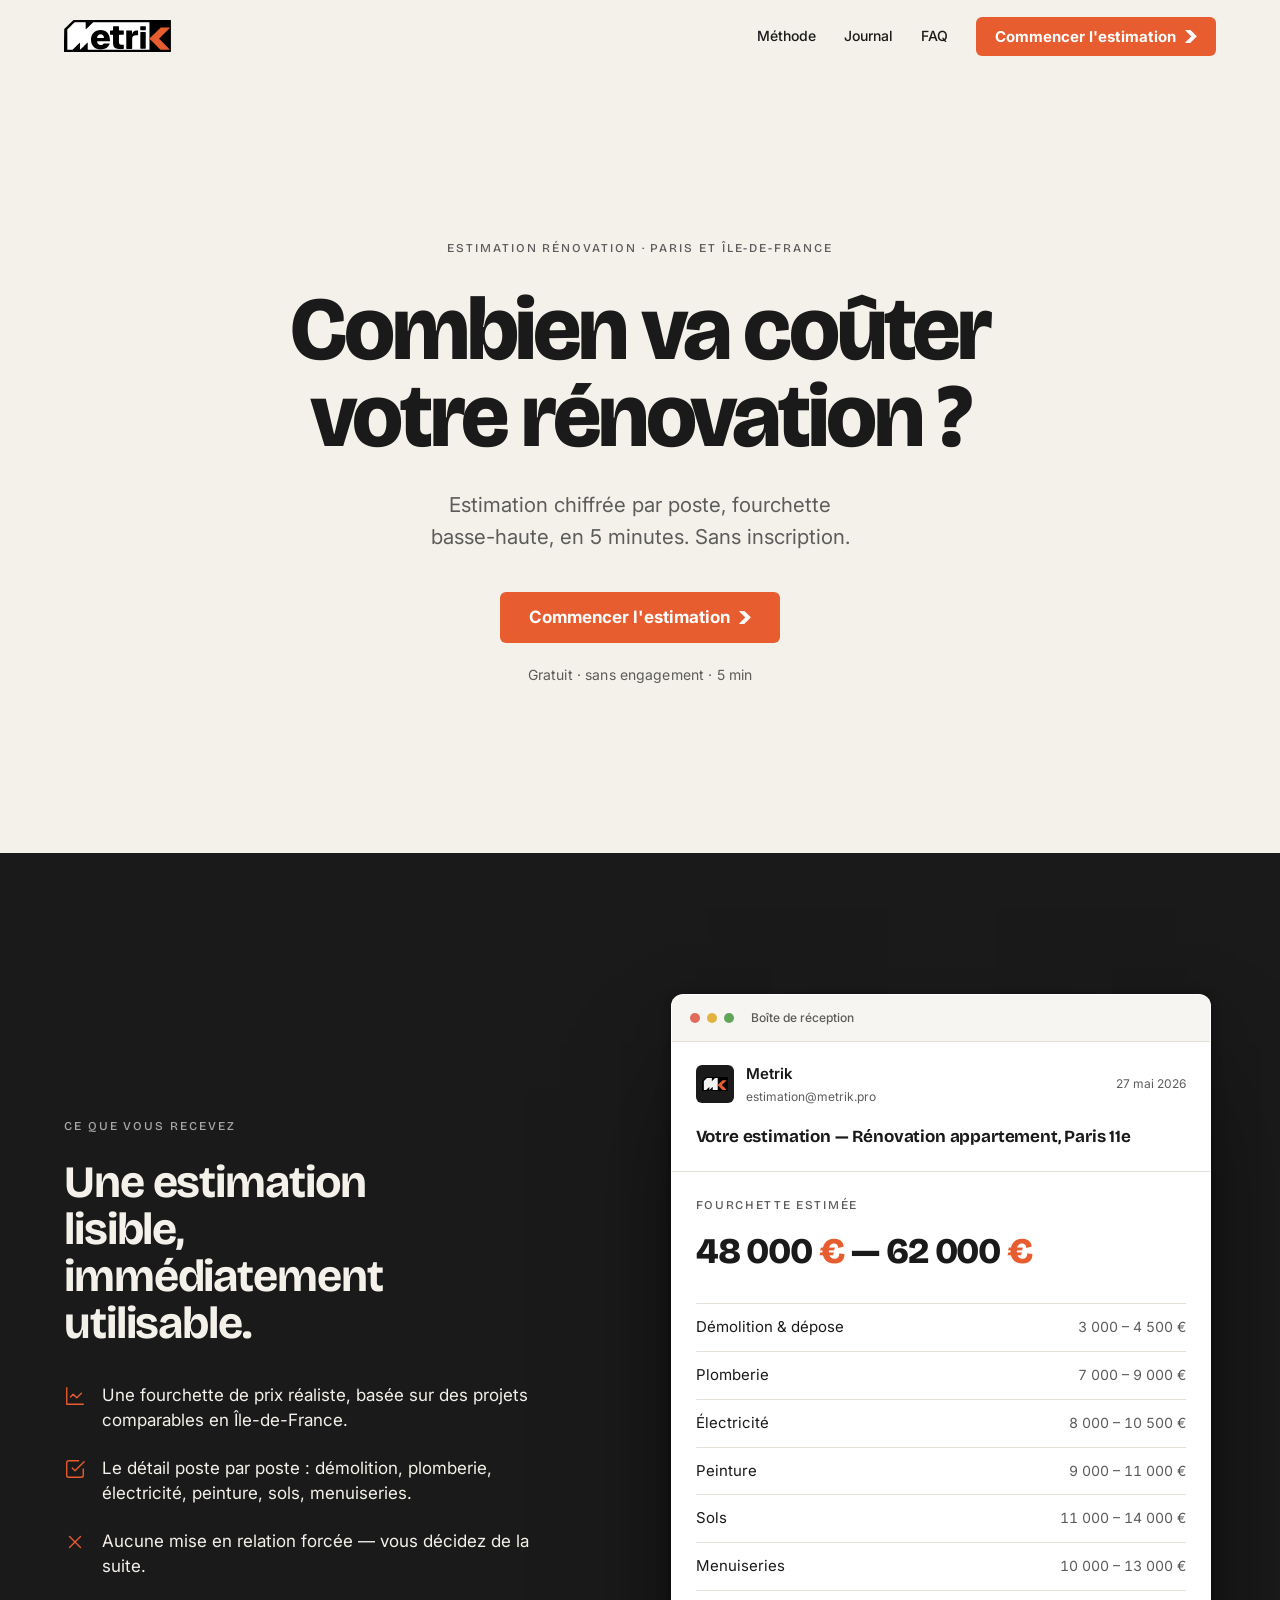
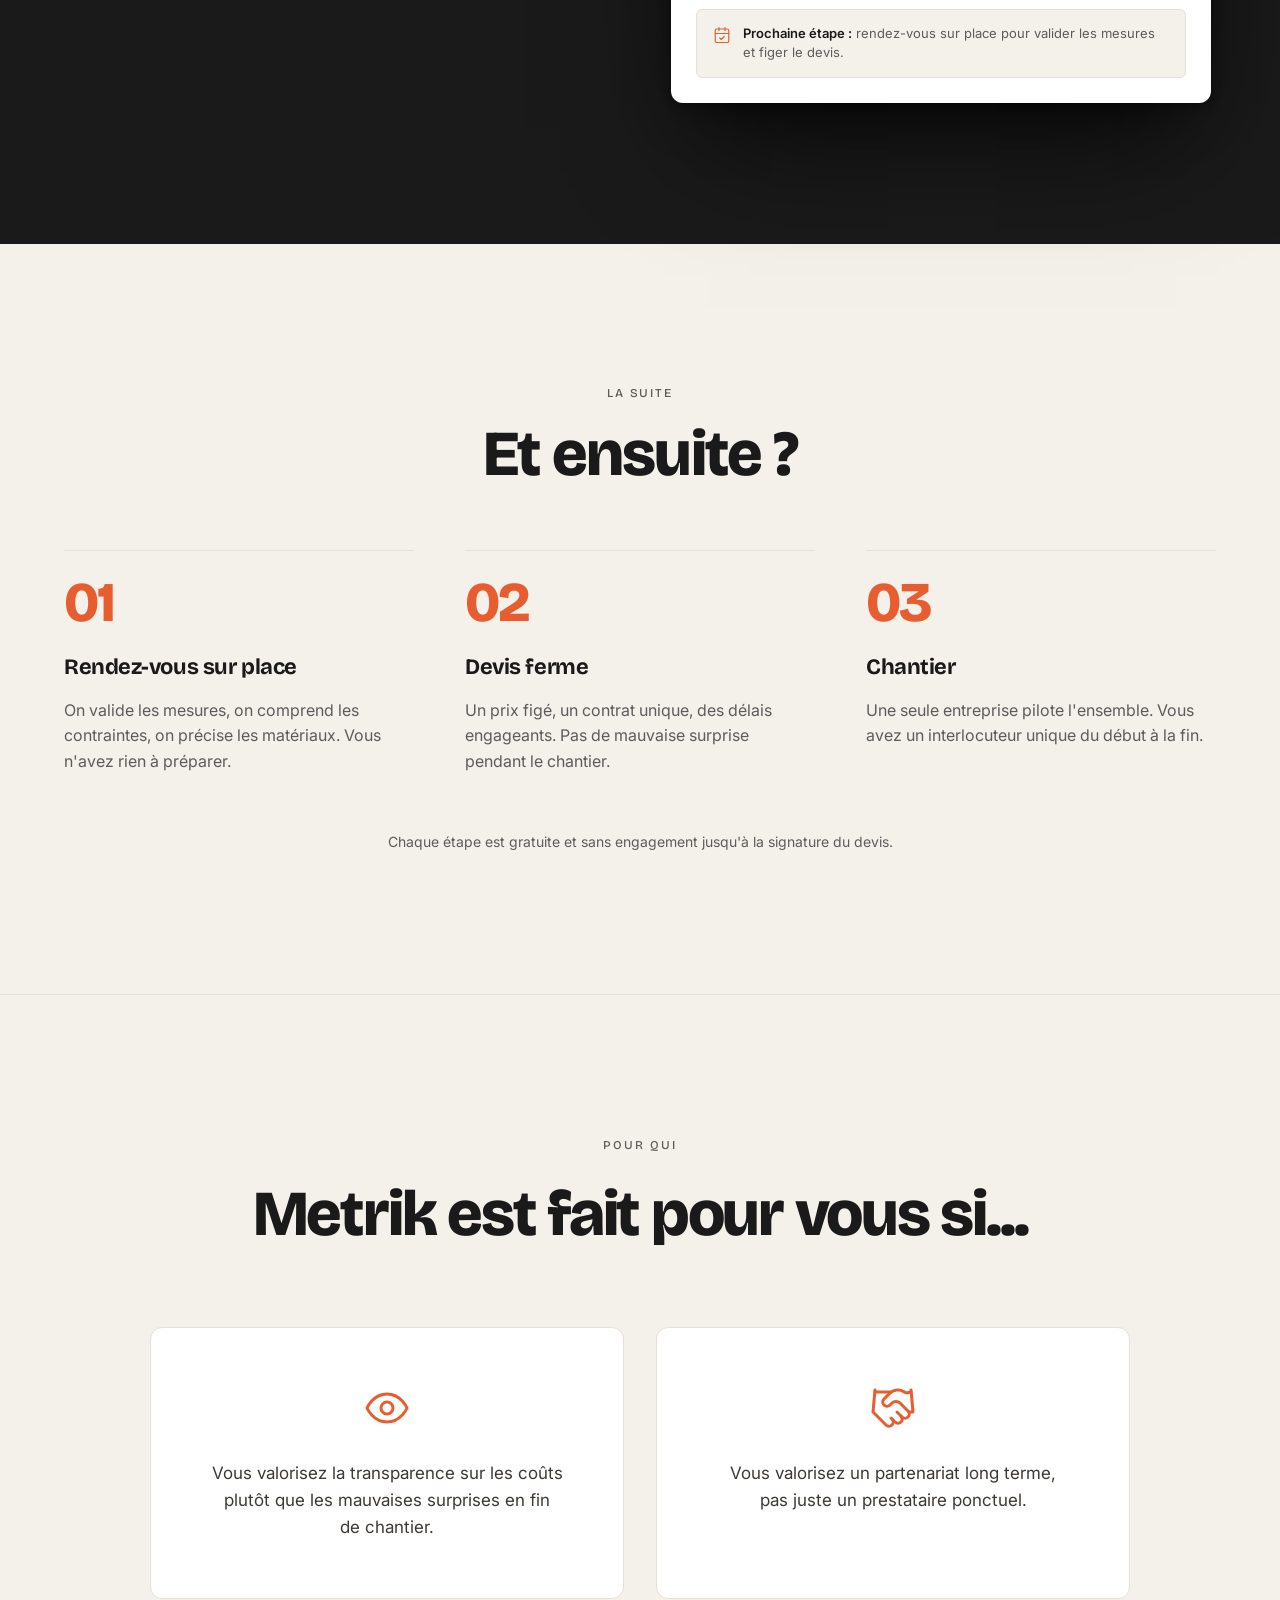
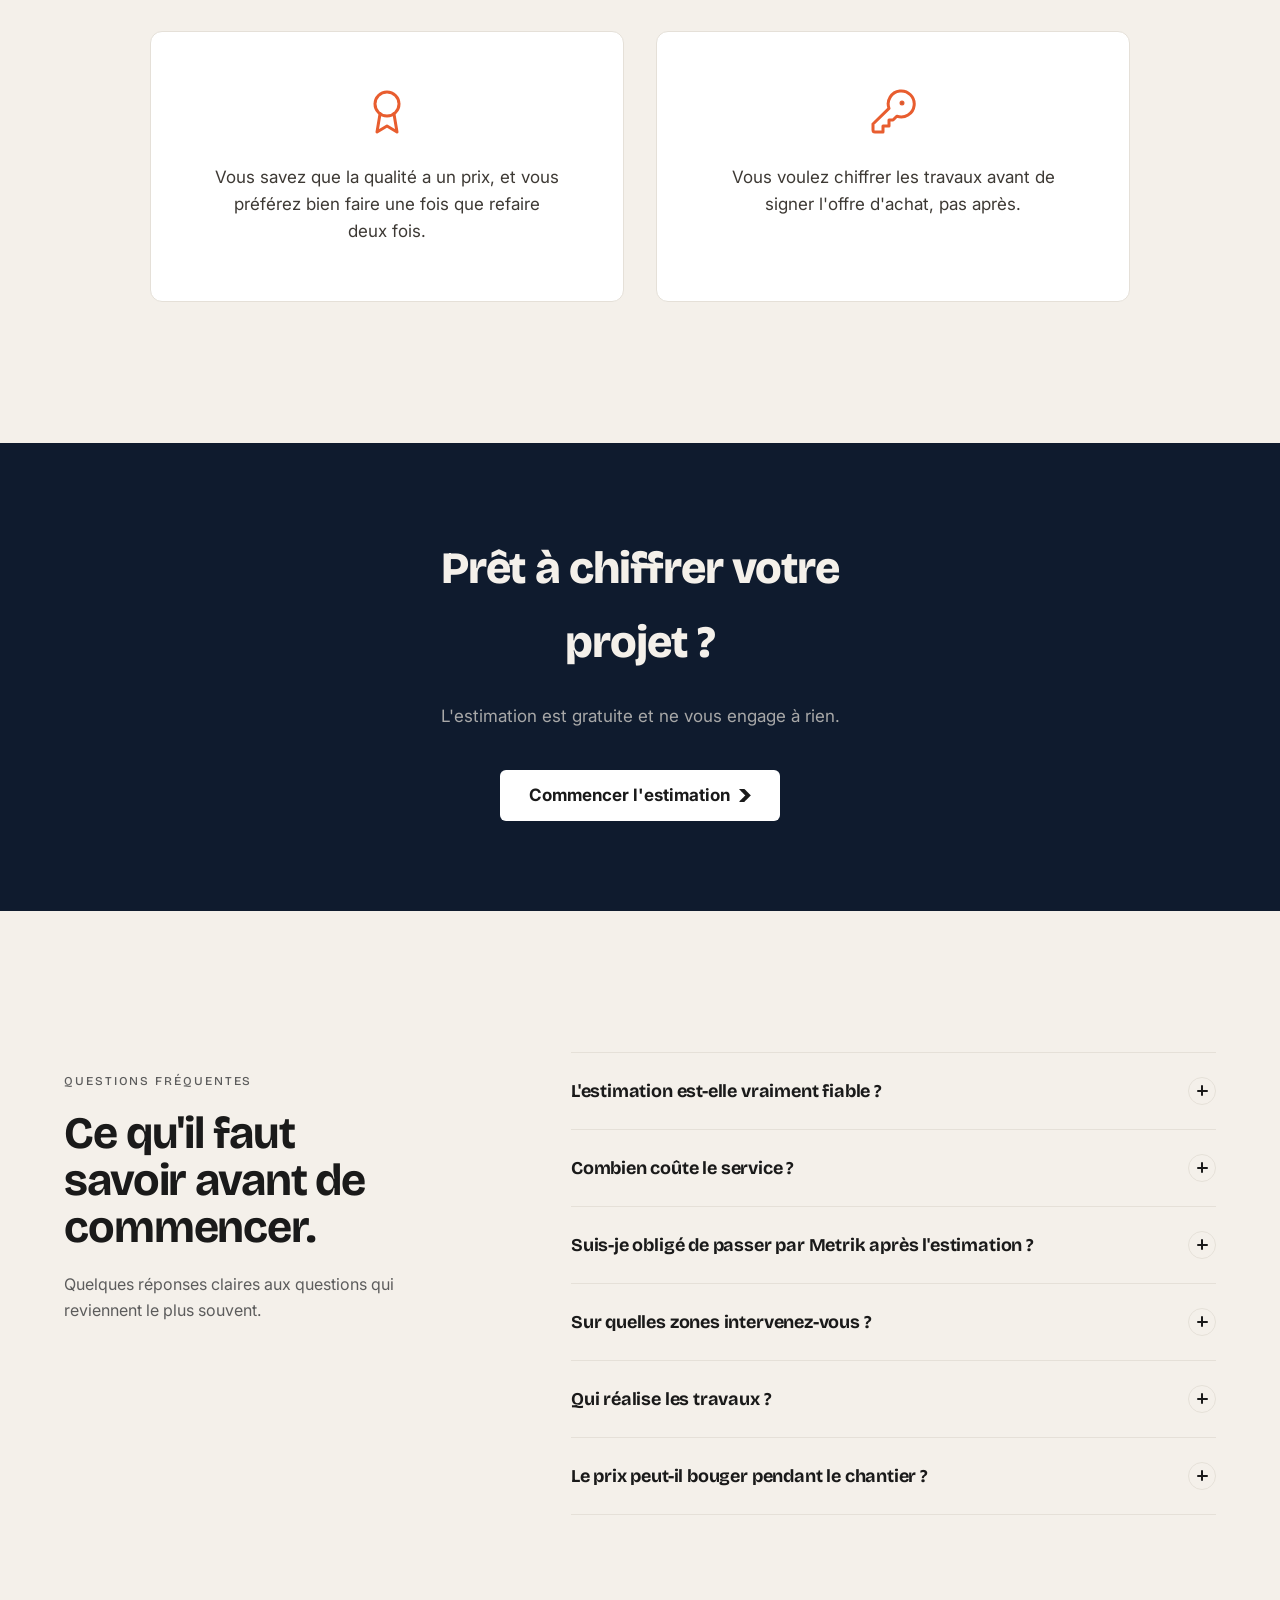
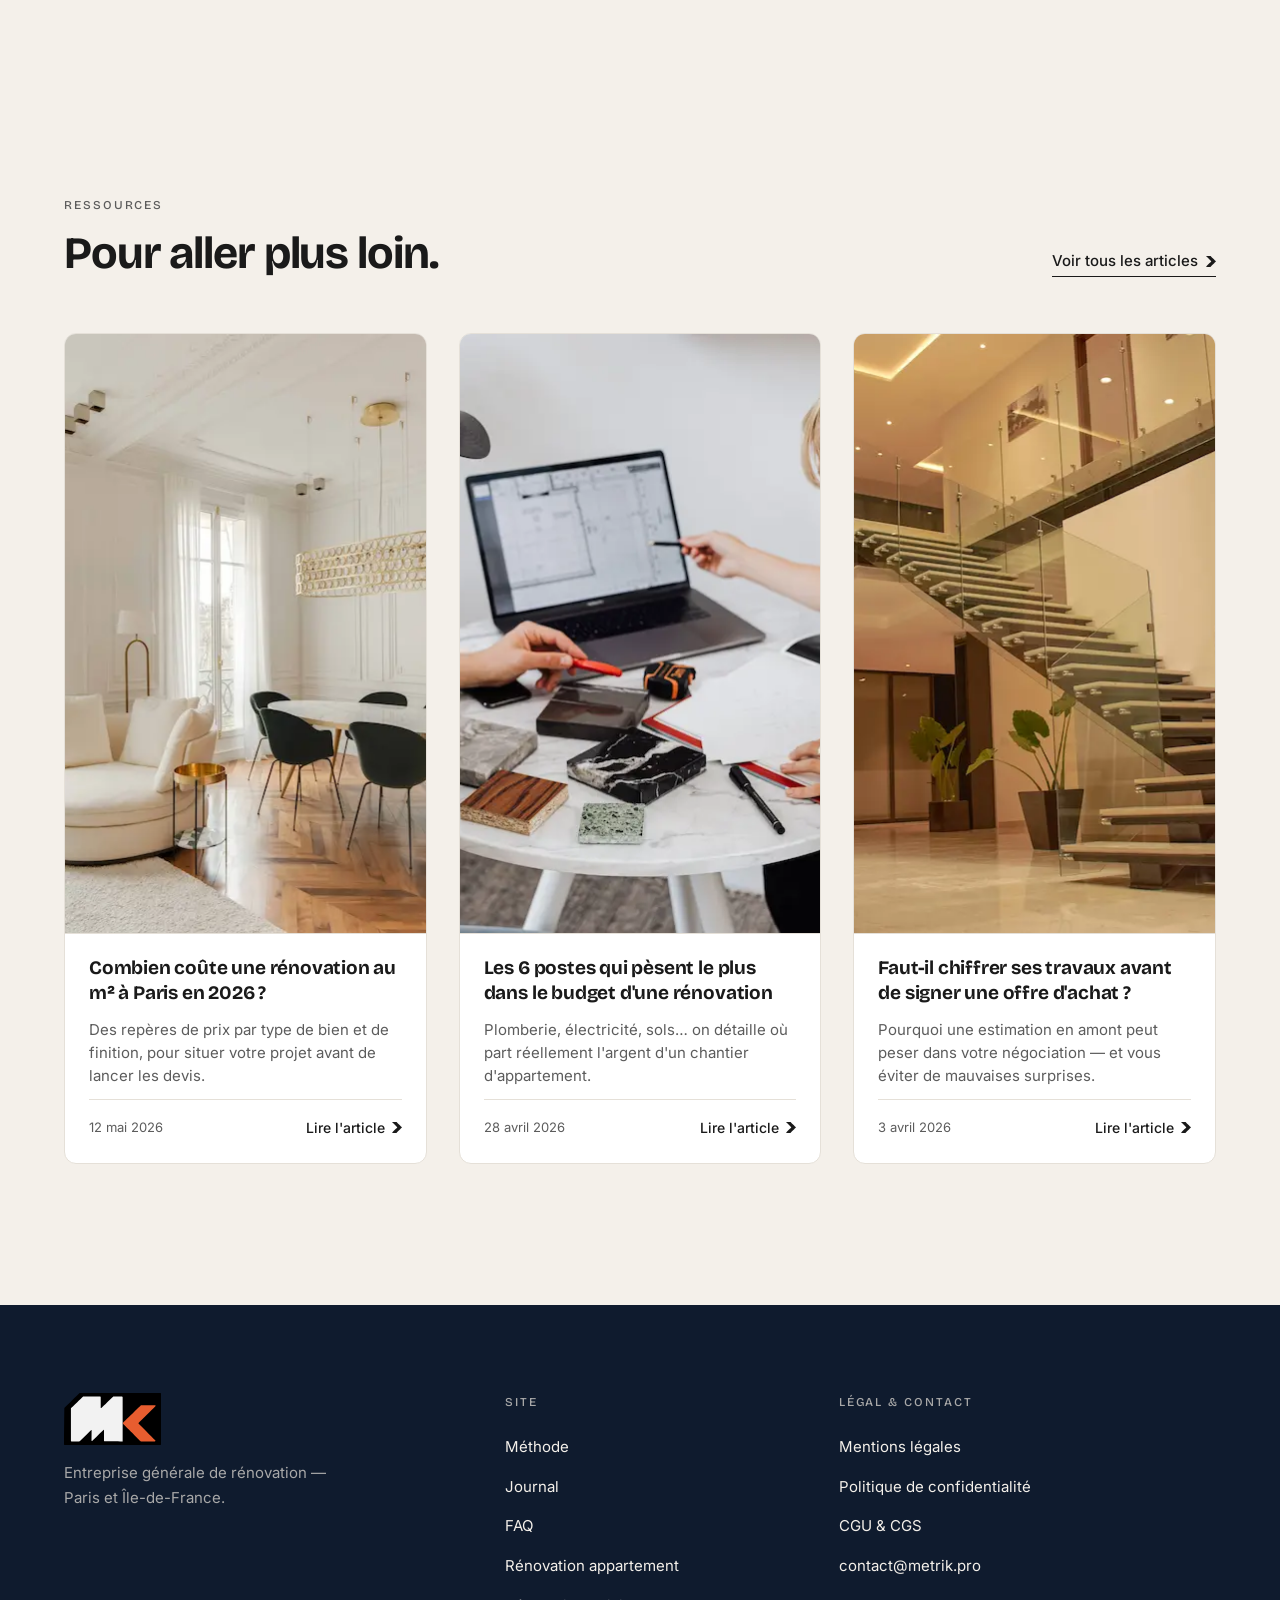
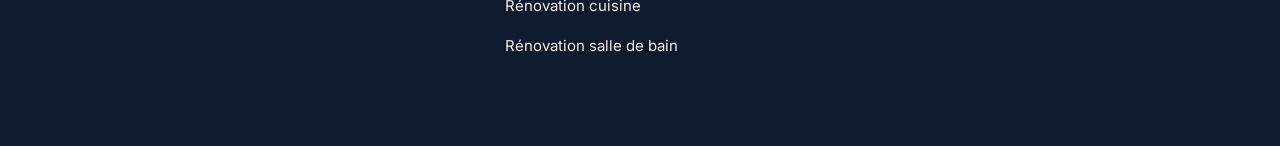
<file: index.html>
<!DOCTYPE html>
<html lang="fr">
<head>
<meta charset="UTF-8" />
<meta name="viewport" content="width=device-width, initial-scale=1.0" />
<title>Combien va coûter votre rénovation ? — Metrik</title>
<meta name="description" content="Estimation chiffrée par poste, fourchette basse-haute, en 5 minutes. Sans inscription. Paris et Île-de-France." />
<meta name="robots" content="index, follow" />

<!-- Canonical -->
<link rel="canonical" href="https://metrik.pro/" />

<!-- Favicon -->
<link rel="icon" href="/favicon.ico" sizes="any" />
<link rel="icon" href="/favicon.svg" type="image/svg+xml" />
<link rel="icon" type="image/png" sizes="96x96" href="/favicon-96x96.png" />
<link rel="apple-touch-icon" sizes="180x180" href="/apple-touch-icon.png" />
<link rel="manifest" href="/site.webmanifest" />

<!-- Fonts -->
<link rel="preconnect" href="https://fonts.googleapis.com" />
<link rel="preconnect" href="https://fonts.gstatic.com" crossorigin />

<!-- Open Graph -->
<meta property="og:type" content="website" />
<meta property="og:site_name" content="Metrik" />
<meta property="og:locale" content="fr_FR" />
<meta property="og:url" content="https://metrik.pro/" />
<meta property="og:title" content="Combien va coûter votre rénovation ? — Metrik" />
<meta property="og:description" content="Estimation chiffrée par poste, fourchette basse-haute, en 5 minutes. Sans inscription. Paris et Île-de-France." />
<meta property="og:image" content="https://metrik.pro/og-image.jpg" />
<meta property="og:image:width" content="1200" />
<meta property="og:image:height" content="630" />
<meta property="og:image:alt" content="Estimation de rénovation Metrik — exemple chiffré par poste" />

<!-- Twitter / X -->
<meta name="twitter:card" content="summary_large_image" />
<meta name="twitter:title" content="Combien va coûter votre rénovation ? — Metrik" />
<meta name="twitter:description" content="Estimation chiffrée par poste, fourchette basse-haute, en 5 minutes. Sans inscription. Paris et Île-de-France." />
<meta name="twitter:image" content="https://metrik.pro/og-image.jpg" />

<script type="application/ld+json">
{
  "@context": "https://schema.org",
  "@type": "HomeAndConstructionBusiness",
  "name": "Metrik",
  "description": "Estimation de rénovation et entreprise générale de travaux à Paris et en Île-de-France.",
  "url": "https://metrik.pro/",
  "email": "contact@metrik.pro",
  "image": "https://metrik.pro/og-image.jpg",
  "areaServed": [
    { "@type": "City", "name": "Paris" },
    { "@type": "AdministrativeArea", "name": "Île-de-France" }
  ],
  "address": {
    "@type": "PostalAddress",
    "addressRegion": "Île-de-France",
    "addressCountry": "FR"
  },
  "priceRange": "€€"
}
</script>

<script type="application/ld+json">
{
  "@context": "https://schema.org",
  "@type": "FAQPage",
  "mainEntity": [
    {
      "@type": "Question",
      "name": "L'estimation est-elle vraiment fiable ?",
      "acceptedAnswer": { "@type": "Answer", "text": "C'est une fourchette indicative basée sur des projets comparables réalisés en Île-de-France. Elle vous donne un repère réaliste pour cadrer votre budget avant tout engagement. Le prix ferme est établi après une visite sur place, qui permet de valider les mesures, les contraintes du logement et les choix de matériaux." }
    },
    {
      "@type": "Question",
      "name": "Combien coûte le service ?",
      "acceptedAnswer": { "@type": "Answer", "text": "L'estimation en ligne et la visite sur place sont gratuites et sans engagement. Vous ne payez que si vous signez le devis détaillé qui suit la visite. Notre rémunération est intégrée au prix global des travaux annoncé dans le devis : pas de frais d'agence, pas d'honoraires séparés." }
    },
    {
      "@type": "Question",
      "name": "Suis-je obligé de passer par Metrik après l'estimation ?",
      "acceptedAnswer": { "@type": "Answer", "text": "Non. L'estimation est un outil pour vous aider à décider. Vous êtes libre de l'utiliser comme repère, de la partager avec d'autres entreprises, ou de ne pas donner suite. Aucune mise en relation forcée, aucun rappel commercial agressif." }
    },
    {
      "@type": "Question",
      "name": "Sur quelles zones intervenez-vous ?",
      "acceptedAnswer": { "@type": "Answer", "text": "Paris et toute l'Île-de-France." }
    },
    {
      "@type": "Question",
      "name": "Qui réalise les travaux ?",
      "acceptedAnswer": { "@type": "Answer", "text": "Une équipe d'artisans sélectionnés, sous un contrat unique avec Metrik. Vous signez avec une seule entreprise, vous avez un seul interlocuteur, et un seul prix global ferme. Tous les artisans intervenant sur nos chantiers disposent de leur propre garantie décennale et RC professionnelle." }
    },
    {
      "@type": "Question",
      "name": "Le prix peut-il bouger pendant le chantier ?",
      "acceptedAnswer": { "@type": "Answer", "text": "Le prix indiqué au devis est ferme et garanti. Il ne peut bouger que si vous demandez vous-même une modification (ajout de prestation, changement de matériau, etc.), auquel cas un avenant écrit est signé avant exécution. Pas de découverte en cours de chantier, pas d'avenants surprise." }
    }
  ]
}
</script>

<link rel="stylesheet" href="styles.css" />
</head>
<body>

<!-- ============ HEADER ============ -->
<header class="site-header">
  <div class="container header-inner">
    <a href="index.html" aria-label="Metrik — accueil">
      <img src="assets/Metrik-logo.svg" alt="Metrik" class="header-logo" />
    </a>
    <nav class="header-nav" aria-label="Navigation principale">
      <a href="#methode">Méthode</a>
      <a href="blog.html">Journal</a>
      <a href="#faq">FAQ</a>
      <a href="https://tally.so/r/mRExqp" target="_blank" rel="noopener" class="btn btn-primary btn-sm header-cta-desktop">
        Commencer l'estimation <span class="brand-chevron" aria-hidden="true"></span>
      </a>
    </nav>
    <a href="https://tally.so/r/mRExqp" target="_blank" rel="noopener" class="btn btn-primary btn-sm header-cta-mobile" aria-label="Commencer l'estimation">
      Estimer <span class="brand-chevron" aria-hidden="true"></span>
    </a>
    <button class="hamburger" aria-label="Ouvrir le menu">
      <svg viewBox="0 0 24 24" fill="none" stroke-linecap="round" stroke-linejoin="round" stroke-width="1.5"><line x1="3" y1="7" x2="21" y2="7"/><line x1="3" y1="12" x2="21" y2="12"/><line x1="3" y1="17" x2="21" y2="17"/></svg>
    </button>
  </div>
</header>

<div class="mobile-drawer" aria-hidden="true">
  <div class="container mobile-drawer-top" style="padding-inline:0;">
    <img src="assets/Metrik-logo.svg" alt="Metrik" class="header-logo" />
    <button class="drawer-close" aria-label="Fermer le menu">
      <svg viewBox="0 0 24 24" fill="none" stroke-linecap="round" stroke-linejoin="round" stroke-width="1.5"><line x1="6" y1="6" x2="18" y2="18"/><line x1="18" y1="6" x2="6" y2="18"/></svg>
    </button>
  </div>
  <nav class="mobile-drawer-links" aria-label="Menu mobile">
    <a href="#methode">Méthode</a>
    <a href="blog.html">Journal</a>
    <a href="#faq">FAQ</a>
  </nav>
  <div class="mobile-drawer-cta">
    <a href="https://tally.so/r/mRExqp" target="_blank" rel="noopener" class="btn btn-primary">
      Commencer l'estimation <span class="brand-chevron" aria-hidden="true"></span>
    </a>
  </div>
</div>

<main>

  <!-- ============ HERO ============ -->
  <section class="hero bg-cream">
    <div class="container">
      <p class="eyebrow reveal">Estimation rénovation · Paris et Île-de-France</p>
      <h1 class="display-xl hero-title"><span class="word">Combien</span> <span class="word">va</span> <span class="word">coûter</span> <span class="word">votre</span> <span class="word">rénovation&nbsp;?</span></h1>
      <p class="hero-sub reveal">Estimation chiffrée par poste, fourchette basse-haute, en 5 minutes. Sans inscription.</p>
      <div class="hero-cta reveal">
        <a href="https://tally.so/r/mRExqp" target="_blank" rel="noopener" class="btn btn-primary">
          Commencer l'estimation <span class="brand-chevron" aria-hidden="true"></span>
        </a>
      </div>
      <p class="hero-note reveal">Gratuit · sans engagement · 5 min</p>
    </div>
  </section>

  <!-- ============ ESTIMATION PREVIEW ============ -->
  <section class="section bg-dark">
    <div class="container two-col">
      <div class="preview-text reveal">
        <p class="eyebrow">Ce que vous recevez</p>
        <h2 class="display-md">Une estimation lisible, immédiatement utilisable.</h2>
        <ul class="feature-list">
          <li class="feature-item">
            <svg class="ic" viewBox="0 0 24 24" fill="none" stroke-linecap="round" stroke-linejoin="round" aria-hidden="true"><path d="M3 3v18h18"/><path d="m19 9-5 5-4-4-3 3"/></svg>
            <p>Une fourchette de prix réaliste, basée sur des projets comparables en Île-de-France.</p>
          </li>
          <li class="feature-item">
            <svg class="ic" viewBox="0 0 24 24" fill="none" stroke-linecap="round" stroke-linejoin="round" aria-hidden="true"><path d="m9 11 3 3L22 4"/><path d="M21 12v7a2 2 0 0 1-2 2H5a2 2 0 0 1-2-2V5a2 2 0 0 1 2-2h11"/></svg>
            <p>Le détail poste par poste : démolition, plomberie, électricité, peinture, sols, menuiseries.</p>
          </li>
          <li class="feature-item">
            <svg class="ic" viewBox="0 0 24 24" fill="none" stroke-linecap="round" stroke-linejoin="round" aria-hidden="true"><path d="M18 6 6 18"/><path d="m6 6 12 12"/></svg>
            <p>Aucune mise en relation forcée — vous décidez de la suite.</p>
          </li>
        </ul>
      </div>

      <div class="reveal email-card-wrap">
        <article class="email-card">
          <div class="email-toolbar">
            <span class="dot r"></span><span class="dot y"></span><span class="dot g"></span>
            <span class="tb-label">Boîte de réception</span>
          </div>
          <div class="email-head">
            <div class="email-sender">
              <span class="email-avatar"><img src="assets/Mk-logo.svg" alt="" /></span>
              <span class="email-sender-meta">
                <span class="email-from">Metrik</span>
                <span class="email-addr">estimation@metrik.pro</span>
              </span>
              <span class="email-date">27 mai 2026</span>
            </div>
            <p class="email-subject">Votre estimation — Rénovation appartement, Paris 11e</p>
          </div>
          <div class="email-body">
            <p class="estimate-range-label">Fourchette estimée</p>
            <p class="estimate-range">48 000 <span class="cur">€</span> — 62 000 <span class="cur">€</span></p>
            <div class="estimate-table">
              <div class="estimate-row"><span class="poste">Démolition &amp; dépose</span><span class="montant">3 000 – 4 500 €</span></div>
              <div class="estimate-row"><span class="poste">Plomberie</span><span class="montant">7 000 – 9 000 €</span></div>
              <div class="estimate-row"><span class="poste">Électricité</span><span class="montant">8 000 – 10 500 €</span></div>
              <div class="estimate-row"><span class="poste">Peinture</span><span class="montant">9 000 – 11 000 €</span></div>
              <div class="estimate-row"><span class="poste">Sols</span><span class="montant">11 000 – 14 000 €</span></div>
              <div class="estimate-row"><span class="poste">Menuiseries</span><span class="montant">10 000 – 13 000 €</span></div>
            </div>
            <div class="estimate-foot">
              <svg class="ic" viewBox="0 0 24 24" fill="none" stroke-linecap="round" stroke-linejoin="round" aria-hidden="true"><rect x="3" y="4" width="18" height="18" rx="2"/><path d="M16 2v4M8 2v4M3 10h18"/><path d="m9 16 2 2 4-4"/></svg>
              <p><strong>Prochaine étape :</strong> rendez-vous sur place pour valider les mesures et figer le devis.</p>
            </div>
          </div>
        </article>
      </div>
    </div>
  </section>

  <!-- ============ ET ENSUITE ============ -->
  <section class="section bg-cream" id="methode">
    <div class="container">
      <div class="steps-head reveal">
        <p class="eyebrow">La suite</p>
        <h2 class="display-lg">Et ensuite ?</h2>
      </div>
      <div class="steps-grid">
        <div class="step-card reveal">
          <div class="step-num">01</div>
          <h3>Rendez-vous sur place</h3>
          <p>On valide les mesures, on comprend les contraintes, on précise les matériaux. Vous n'avez rien à préparer.</p>
        </div>
        <div class="step-card reveal">
          <div class="step-num">02</div>
          <h3>Devis ferme</h3>
          <p>Un prix figé, un contrat unique, des délais engageants. Pas de mauvaise surprise pendant le chantier.</p>
        </div>
        <div class="step-card reveal">
          <div class="step-num">03</div>
          <h3>Chantier</h3>
          <p>Une seule entreprise pilote l'ensemble. Vous avez un interlocuteur unique du début à la fin.</p>
        </div>
      </div>
      <p class="steps-note reveal">Chaque étape est gratuite et sans engagement jusqu'à la signature du devis.</p>
    </div>
  </section>

  <!-- ============ AUTO-QUALIFICATION ============ -->
  <section class="section aq-section">
    <div class="container">
      <div class="aq-header reveal">
        <p class="eyebrow">Pour qui</p>
        <h2 class="aq-title">Metrik est fait pour vous si...</h2>
      </div>
      <div class="aq-grid">
        <div class="aq-card reveal">
          <svg class="aq-icon" viewBox="0 0 24 24" fill="none" stroke="currentColor" stroke-width="1.5" stroke-linecap="round" stroke-linejoin="round" aria-hidden="true">
            <path d="M2 12s3-7 10-7 10 7 10 7-3 7-10 7-10-7-10-7Z"/><circle cx="12" cy="12" r="3"/>
          </svg>
          <p>Vous valorisez la transparence sur les coûts plutôt que les mauvaises surprises en fin de chantier.</p>
        </div>
        <div class="aq-card reveal">
          <svg class="aq-icon" viewBox="0 0 24 24" fill="none" stroke="currentColor" stroke-width="1.5" stroke-linecap="round" stroke-linejoin="round" aria-hidden="true">
            <path d="m11 17 2 2a1 1 0 1 0 3-3"/><path d="m14 14 2.5 2.5a1 1 0 1 0 3-3l-3.88-3.88a3 3 0 0 0-4.24 0l-.88.88a1 1 0 1 1-3-3l2.81-2.81a5.79 5.79 0 0 1 7.06-.87l.47.28a2 2 0 0 0 1.42.25L21 4"/><path d="m21 3 1 11h-2"/><path d="M3 3 2 14l6.5 6.5a1 1 0 1 0 3-3"/><path d="M3 4h8"/>
          </svg>
          <p>Vous valorisez un partenariat long terme, pas juste un prestataire ponctuel.</p>
        </div>
        <div class="aq-card reveal">
          <svg class="aq-icon" viewBox="0 0 24 24" fill="none" stroke="currentColor" stroke-width="1.5" stroke-linecap="round" stroke-linejoin="round" aria-hidden="true">
            <circle cx="12" cy="8" r="6"/><path d="M15.477 12.89 17 22l-5-3-5 3 1.523-9.11"/>
          </svg>
          <p>Vous savez que la qualité a un prix, et vous préférez bien faire une fois que refaire deux fois.</p>
        </div>
        <div class="aq-card reveal">
          <svg class="aq-icon" viewBox="0 0 24 24" fill="none" stroke="currentColor" stroke-width="1.5" stroke-linecap="round" stroke-linejoin="round" aria-hidden="true">
            <path d="M2 18v3c0 .6.4 1 1 1h4v-3h3v-3h2l1.9-1.9a6.5 6.5 0 1 0-3.9-3.9L2 18"/><circle cx="16.5" cy="7.5" r=".5" fill="currentColor"/>
          </svg>
          <p>Vous voulez chiffrer les travaux avant de signer l'offre d'achat, pas après.</p>
        </div>
      </div>
    </div>
  </section>

  <!-- ============ CTA ============ -->
  <section class="section-tight bg-navy">
    <div class="container cta-block reveal">
      <h2>Prêt à chiffrer votre projet ?</h2>
      <p>L'estimation est gratuite et ne vous engage à rien.</p>
      <a href="https://tally.so/r/mRExqp" target="_blank" rel="noopener" class="btn btn-on-dark">
        Commencer l'estimation <span class="brand-chevron" aria-hidden="true"></span>
      </a>
    </div>
  </section>

  <!-- ============ FAQ ============ -->
  <section class="section bg-cream" id="faq">
    <div class="container faq-layout">
      <div class="faq-intro reveal">
        <p class="eyebrow">Questions fréquentes</p>
        <h2 class="display-md">Ce qu'il faut savoir avant de commencer.</h2>
        <p>Quelques réponses claires aux questions qui reviennent le plus souvent.</p>
      </div>
      <div class="faq-list reveal">
        <div class="faq-item">
          <button class="faq-q" aria-expanded="false" aria-controls="faq-1">L'estimation est-elle vraiment fiable ?<span class="faq-icon" aria-hidden="true"></span></button>
          <div class="faq-a" id="faq-1"><div class="faq-a-inner">C'est une fourchette indicative basée sur des projets comparables réalisés en Île-de-France. Elle vous donne un repère réaliste pour cadrer votre budget avant tout engagement. Le prix ferme est établi après une visite sur place, qui permet de valider les mesures, les contraintes du logement et les choix de matériaux.</div></div>
        </div>
        <div class="faq-item">
          <button class="faq-q" aria-expanded="false" aria-controls="faq-2">Combien coûte le service ?<span class="faq-icon" aria-hidden="true"></span></button>
          <div class="faq-a" id="faq-2"><div class="faq-a-inner">L'estimation en ligne et la visite sur place sont gratuites et sans engagement. Vous ne payez que si vous signez le devis détaillé qui suit la visite. Notre rémunération est intégrée au prix global des travaux annoncé dans le devis : pas de frais d'agence, pas d'honoraires séparés.</div></div>
        </div>
        <div class="faq-item">
          <button class="faq-q" aria-expanded="false" aria-controls="faq-3">Suis-je obligé de passer par Metrik après l'estimation ?<span class="faq-icon" aria-hidden="true"></span></button>
          <div class="faq-a" id="faq-3"><div class="faq-a-inner">Non. L'estimation est un outil pour vous aider à décider. Vous êtes libre de l'utiliser comme repère, de la partager avec d'autres entreprises, ou de ne pas donner suite. Aucune mise en relation forcée, aucun rappel commercial agressif.</div></div>
        </div>
        <div class="faq-item">
          <button class="faq-q" aria-expanded="false" aria-controls="faq-4">Sur quelles zones intervenez-vous ?<span class="faq-icon" aria-hidden="true"></span></button>
          <div class="faq-a" id="faq-4"><div class="faq-a-inner">Paris et toute l'Île-de-France.</div></div>
        </div>
        <div class="faq-item">
          <button class="faq-q" aria-expanded="false" aria-controls="faq-5">Qui réalise les travaux ?<span class="faq-icon" aria-hidden="true"></span></button>
          <div class="faq-a" id="faq-5"><div class="faq-a-inner">Une équipe d'artisans sélectionnés, sous un contrat unique avec Metrik. Vous signez avec une seule entreprise, vous avez un seul interlocuteur, et un seul prix global ferme. Tous les artisans intervenant sur nos chantiers disposent de leur propre garantie décennale et RC professionnelle.</div></div>
        </div>
        <div class="faq-item">
          <button class="faq-q" aria-expanded="false" aria-controls="faq-6">Le prix peut-il bouger pendant le chantier ?<span class="faq-icon" aria-hidden="true"></span></button>
          <div class="faq-a" id="faq-6"><div class="faq-a-inner">Le prix indiqué au devis est ferme et garanti. Il ne peut bouger que si vous demandez vous-même une modification (ajout de prestation, changement de matériau, etc.) — auquel cas un avenant écrit est signé avant exécution. Pas de « découverte » en cours de chantier, pas d'avenants surprise.</div></div>
        </div>
      </div>
    </div>
  </section>

  <!-- ============ JOURNAL / BLOG ============ -->
  <section class="section bg-cream" id="journal">
    <div class="container">
      <div class="blog-head reveal">
        <div>
          <p class="eyebrow">Ressources</p>
          <h2 class="display-md">Pour aller plus loin.</h2>
        </div>
        <a href="blog.html" class="link-arrow blog-head-link">Voir tous les articles <span class="brand-chevron" aria-hidden="true"></span></a>
      </div>
      <div class="blog-grid">
        <article class="blog-card reveal">
          <a href="journal-cout-renovation-m2.html" class="blog-card-link">
            <img src="assets/blog-renovation-m2.webp" alt="Plans de rénovation et échantillons de matériaux" class="blog-media" width="800" height="600" loading="lazy" />
            <div class="blog-card-body">
              <h3 class="blog-title">Combien coûte une rénovation au m² à Paris en 2026 ?</h3>
              <p class="blog-excerpt">Des repères de prix par type de bien et de finition, pour situer votre projet avant de lancer les devis.</p>
              <div class="blog-meta">
                <span class="blog-date">12 mai 2026</span>
                <span class="blog-readmore">Lire l'article <span class="brand-chevron" aria-hidden="true"></span></span>
              </div>
            </div>
          </a>
        </article>
        <article class="blog-card reveal">
          <a href="journal-6-postes-budget.html" class="blog-card-link">
            <img src="assets/blog-6-postes.webp" alt="Intérieur moderne rénové avec escalier en verre" class="blog-media" width="800" height="600" loading="lazy" />
            <div class="blog-card-body">
              <h3 class="blog-title">Les 6 postes qui pèsent le plus dans le budget d'une rénovation</h3>
              <p class="blog-excerpt">Plomberie, électricité, sols… on détaille où part réellement l'argent d'un chantier d'appartement.</p>
              <div class="blog-meta">
                <span class="blog-date">28 avril 2026</span>
                <span class="blog-readmore">Lire l'article <span class="brand-chevron" aria-hidden="true"></span></span>
              </div>
            </div>
          </a>
        </article>
        <article class="blog-card reveal">
          <a href="journal-chiffrer-avant-achat.html" class="blog-card-link">
            <img src="assets/blog-chiffrer-achat.webp" alt="Appartement haussmannien rénové à Paris" class="blog-media" width="800" height="600" loading="lazy" />
            <div class="blog-card-body">
              <h3 class="blog-title">Faut-il chiffrer ses travaux avant de signer une offre d'achat ?</h3>
              <p class="blog-excerpt">Pourquoi une estimation en amont peut peser dans votre négociation — et vous éviter de mauvaises surprises.</p>
              <div class="blog-meta">
                <span class="blog-date">3 avril 2026</span>
                <span class="blog-readmore">Lire l'article <span class="brand-chevron" aria-hidden="true"></span></span>
              </div>
            </div>
          </a>
        </article>
      </div>
    </div>
  </section>

</main>

<!-- ============ FOOTER ============ -->
<footer class="site-footer">
  <div class="container footer-inner">
    <div class="footer-grid">
      <div class="footer-brand">
        <img src="assets/Mk-logo-v2.svg" alt="Metrik" class="footer-logo" />
        <p>Entreprise générale de rénovation — Paris et Île-de-France.</p>
      </div>
      <div class="footer-col">
        <h4>Site</h4>
        <ul>
          <li><a href="index.html#methode">Méthode</a></li>
          <li><a href="blog.html">Journal</a></li>
          <li><a href="index.html#faq">FAQ</a></li>
          <li><a href="renovation-appartement.html">Rénovation appartement</a></li>
          <li><a href="renovation-cuisine.html">Rénovation cuisine</a></li>
          <li><a href="renovation-salle-de-bain.html">Rénovation salle de bain</a></li>
        </ul>
      </div>
      <div class="footer-col">
        <h4>Légal &amp; contact</h4>
        <ul>
          <li><a href="mentions-legales.html">Mentions légales</a></li>
          <li><a href="politique-de-confidentialite.html">Politique de confidentialité</a></li>
          <li><a href="conditions-generales-dutilisation-et-de-service.html">CGU &amp; CGS</a></li>
          <li><a href="mailto:contact@metrik.pro">contact@metrik.pro</a></li>
        </ul>
      </div>
    </div>
  </div>
</footer>

<a href="https://tally.so/r/mRExqp" target="_blank" rel="noopener" class="mobile-call" aria-label="Commencer l'estimation">
  <svg viewBox="0 0 24 24" fill="none" stroke-linecap="round" stroke-linejoin="round" stroke-width="1.5" aria-hidden="true"><path d="M12 5v14"/><path d="M5 12l7 7 7-7"/></svg>
  Commencer l'estimation
</a>

<script src="site.js"></script>
</body>
</html>
</file>
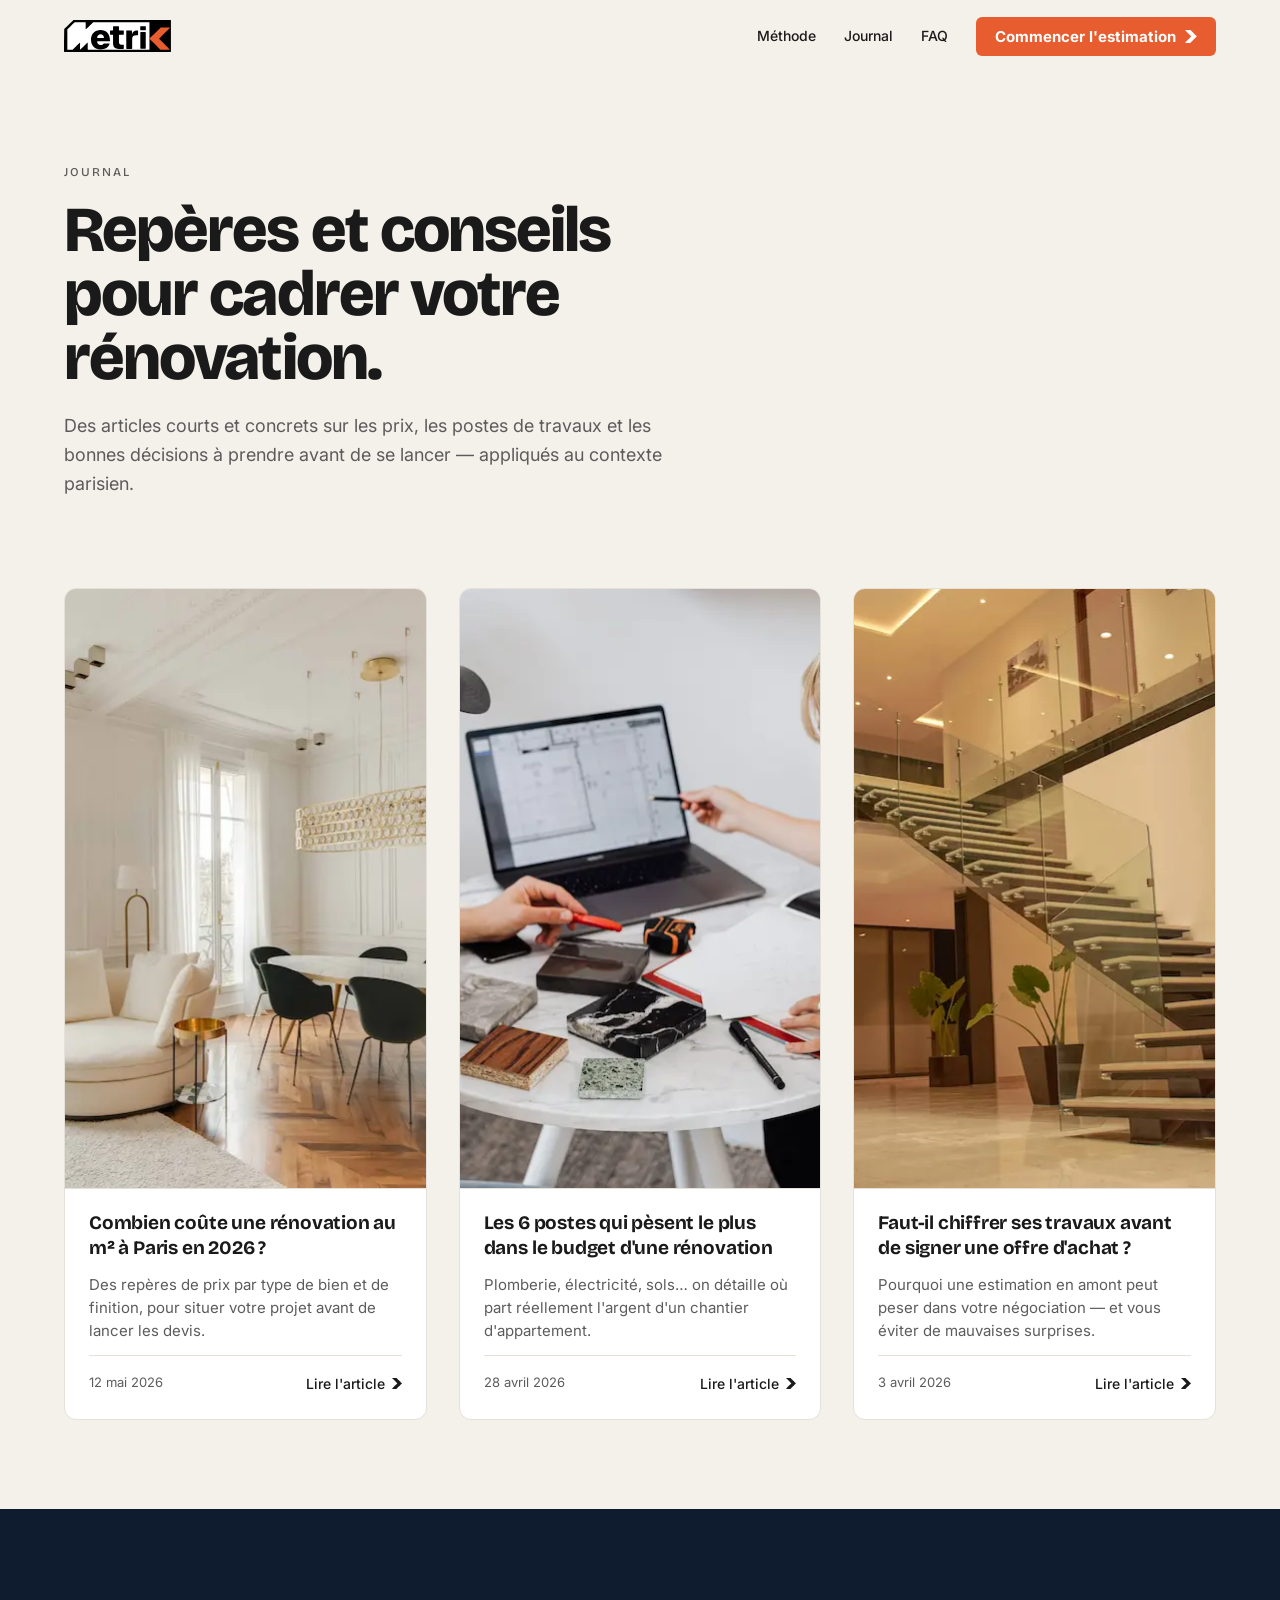
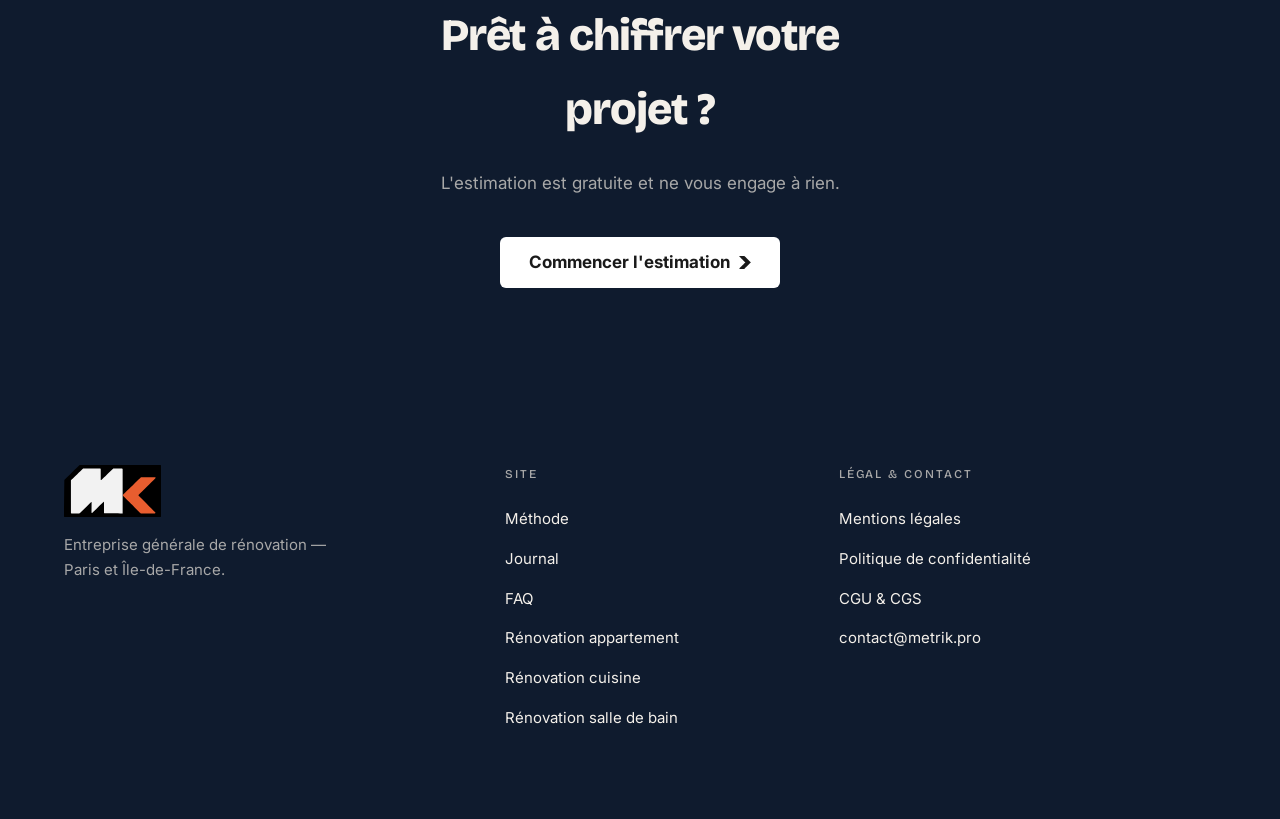
<file: blog.html>
<!DOCTYPE html>
<html lang="fr">
<head>
<meta charset="UTF-8" />
<meta name="viewport" content="width=device-width, initial-scale=1.0" />
<title>Journal — Repères et conseils pour rénover à Paris — Metrik</title>
<meta name="description" content="Le journal Metrik : repères de prix, postes de travaux et conseils pour cadrer votre projet de rénovation à Paris et en Île-de-France." />
<meta name="robots" content="index, follow" />

<!-- Canonical -->
<link rel="canonical" href="https://metrik.pro/blog" />

<!-- Favicon -->
<link rel="icon" href="/favicon.ico" sizes="any" />
<link rel="icon" href="/favicon.svg" type="image/svg+xml" />
<link rel="icon" type="image/png" sizes="96x96" href="/favicon-96x96.png" />
<link rel="apple-touch-icon" sizes="180x180" href="/apple-touch-icon.png" />
<link rel="manifest" href="/site.webmanifest" />

<!-- Fonts -->
<link rel="preconnect" href="https://fonts.googleapis.com" />
<link rel="preconnect" href="https://fonts.gstatic.com" crossorigin />

<!-- Open Graph -->
<meta property="og:type" content="website" />
<meta property="og:site_name" content="Metrik" />
<meta property="og:locale" content="fr_FR" />
<meta property="og:url" content="https://metrik.pro/blog" />
<meta property="og:title" content="Journal Metrik — Repères et conseils pour votre rénovation" />
<meta property="og:description" content="Le journal Metrik : repères de prix, postes de travaux et conseils pour cadrer votre projet de rénovation à Paris et en Île-de-France." />
<meta property="og:image" content="https://metrik.pro/og-image.jpg" />
<meta property="og:image:width" content="1200" />
<meta property="og:image:height" content="630" />
<meta property="og:image:alt" content="Journal Metrik — articles sur la rénovation à Paris" />

<!-- Twitter / X -->
<meta name="twitter:card" content="summary_large_image" />
<meta name="twitter:title" content="Journal Metrik — Repères et conseils pour votre rénovation" />
<meta name="twitter:description" content="Le journal Metrik : repères de prix, postes de travaux et conseils pour cadrer votre projet de rénovation à Paris et en Île-de-France." />
<meta name="twitter:image" content="https://metrik.pro/og-image.jpg" />

<link rel="stylesheet" href="styles.css" />
</head>
<body>

<header class="site-header">
  <div class="container header-inner">
    <a href="index.html" aria-label="Metrik — accueil">
      <img src="assets/Metrik-logo.svg" alt="Metrik" class="header-logo" />
    </a>
    <nav class="header-nav" aria-label="Navigation principale">
      <a href="index.html#methode">Méthode</a>
      <a href="blog.html">Journal</a>
      <a href="index.html#faq">FAQ</a>
      <a href="https://tally.so/r/mRExqp" target="_blank" rel="noopener" class="btn btn-primary btn-sm header-cta-desktop">
        Commencer l'estimation <span class="brand-chevron" aria-hidden="true"></span>
      </a>
    </nav>
    <a href="https://tally.so/r/mRExqp" target="_blank" rel="noopener" class="btn btn-primary btn-sm header-cta-mobile" aria-label="Commencer l'estimation">
      Estimer <span class="brand-chevron" aria-hidden="true"></span>
    </a>
    <button class="hamburger" aria-label="Ouvrir le menu">
      <svg viewBox="0 0 24 24" fill="none" stroke-linecap="round" stroke-linejoin="round" stroke-width="1.5"><line x1="3" y1="7" x2="21" y2="7"/><line x1="3" y1="12" x2="21" y2="12"/><line x1="3" y1="17" x2="21" y2="17"/></svg>
    </button>
  </div>
</header>

<div class="mobile-drawer" aria-hidden="true">
  <div class="container mobile-drawer-top" style="padding-inline:0;">
    <img src="assets/Metrik-logo.svg" alt="Metrik" class="header-logo" />
    <button class="drawer-close" aria-label="Fermer le menu">
      <svg viewBox="0 0 24 24" fill="none" stroke-linecap="round" stroke-linejoin="round" stroke-width="1.5"><line x1="6" y1="6" x2="18" y2="18"/><line x1="18" y1="6" x2="6" y2="18"/></svg>
    </button>
  </div>
  <nav class="mobile-drawer-links" aria-label="Menu mobile">
    <a href="index.html#methode">Méthode</a>
    <a href="blog.html">Journal</a>
    <a href="index.html#faq">FAQ</a>
  </nav>
  <div class="mobile-drawer-cta">
    <a href="https://tally.so/r/mRExqp" target="_blank" rel="noopener" class="btn btn-primary">
      Commencer l'estimation <span class="brand-chevron" aria-hidden="true"></span>
    </a>
  </div>
</div>

<main>
  <section class="section-tight bg-cream">
    <div class="container">
      <div class="page-head reveal">
        <p class="eyebrow">Journal</p>
        <h1 class="display-lg">Repères et conseils pour cadrer votre rénovation.</h1>
        <p class="page-head-sub">Des articles courts et concrets sur les prix, les postes de travaux et les bonnes décisions à prendre avant de se lancer — appliqués au contexte parisien.</p>
      </div>
    </div>
  </section>

  <section class="section-tight bg-cream" style="padding-top:0;">
    <div class="container">
      <div class="blog-grid">
        <article class="blog-card reveal">
          <a href="journal-cout-renovation-m2.html" class="blog-card-link">
            <img src="assets/blog-renovation-m2.webp" alt="Plans de rénovation et échantillons de matériaux" class="blog-media" width="800" height="600" loading="lazy" />
            <div class="blog-card-body">
              <h3 class="blog-title">Combien coûte une rénovation au m² à Paris en 2026 ?</h3>
              <p class="blog-excerpt">Des repères de prix par type de bien et de finition, pour situer votre projet avant de lancer les devis.</p>
              <div class="blog-meta">
                <span class="blog-date">12 mai 2026</span>
                <span class="blog-readmore">Lire l'article <span class="brand-chevron" aria-hidden="true"></span></span>
              </div>
            </div>
          </a>
        </article>
        <article class="blog-card reveal">
          <a href="journal-6-postes-budget.html" class="blog-card-link">
            <img src="assets/blog-6-postes.webp" alt="Intérieur moderne rénové avec escalier en verre" class="blog-media" width="800" height="600" loading="lazy" />
            <div class="blog-card-body">
              <h3 class="blog-title">Les 6 postes qui pèsent le plus dans le budget d'une rénovation</h3>
              <p class="blog-excerpt">Plomberie, électricité, sols… on détaille où part réellement l'argent d'un chantier d'appartement.</p>
              <div class="blog-meta">
                <span class="blog-date">28 avril 2026</span>
                <span class="blog-readmore">Lire l'article <span class="brand-chevron" aria-hidden="true"></span></span>
              </div>
            </div>
          </a>
        </article>
        <article class="blog-card reveal">
          <a href="journal-chiffrer-avant-achat.html" class="blog-card-link">
            <img src="assets/blog-chiffrer-achat.webp" alt="Appartement haussmannien rénové à Paris" class="blog-media" width="800" height="600" loading="lazy" />
            <div class="blog-card-body">
              <h3 class="blog-title">Faut-il chiffrer ses travaux avant de signer une offre d'achat ?</h3>
              <p class="blog-excerpt">Pourquoi une estimation en amont peut peser dans votre négociation — et vous éviter de mauvaises surprises.</p>
              <div class="blog-meta">
                <span class="blog-date">3 avril 2026</span>
                <span class="blog-readmore">Lire l'article <span class="brand-chevron" aria-hidden="true"></span></span>
              </div>
            </div>
          </a>
        </article>
      </div>
    </div>
  </section>

  <section class="section-tight bg-navy">
    <div class="container cta-block reveal">
      <h2>Prêt à chiffrer votre projet ?</h2>
      <p>L'estimation est gratuite et ne vous engage à rien.</p>
      <a href="https://tally.so/r/mRExqp" target="_blank" rel="noopener" class="btn btn-on-dark">
        Commencer l'estimation <span class="brand-chevron" aria-hidden="true"></span>
      </a>
    </div>
  </section>
</main>

<footer class="site-footer">
  <div class="container footer-inner">
    <div class="footer-grid">
      <div class="footer-brand">
        <img src="assets/Mk-logo-v2.svg" alt="Metrik" class="footer-logo" />
        <p>Entreprise générale de rénovation — Paris et Île-de-France.</p>
      </div>
      <div class="footer-col">
        <h4>Site</h4>
        <ul>
          <li><a href="index.html#methode">Méthode</a></li>
          <li><a href="blog.html">Journal</a></li>
          <li><a href="index.html#faq">FAQ</a></li>
          <li><a href="renovation-appartement.html">Rénovation appartement</a></li>
          <li><a href="renovation-cuisine.html">Rénovation cuisine</a></li>
          <li><a href="renovation-salle-de-bain.html">Rénovation salle de bain</a></li>
        </ul>
      </div>
      <div class="footer-col">
        <h4>Légal &amp; contact</h4>
        <ul>
          <li><a href="mentions-legales.html">Mentions légales</a></li>
          <li><a href="politique-de-confidentialite.html">Politique de confidentialité</a></li>
          <li><a href="conditions-generales-dutilisation-et-de-service.html">CGU &amp; CGS</a></li>
          <li><a href="mailto:contact@metrik.pro">contact@metrik.pro</a></li>
        </ul>
      </div>
    </div>
  </div>
</footer>

<a href="https://tally.so/r/mRExqp" target="_blank" rel="noopener" class="mobile-call" aria-label="Commencer l'estimation">
  <svg viewBox="0 0 24 24" fill="none" stroke-linecap="round" stroke-linejoin="round" stroke-width="1.5" aria-hidden="true"><path d="M12 5v14"/><path d="M5 12l7 7 7-7"/></svg>
  Commencer l'estimation
</a>

<script src="site.js"></script>
</body>
</html>
</file>
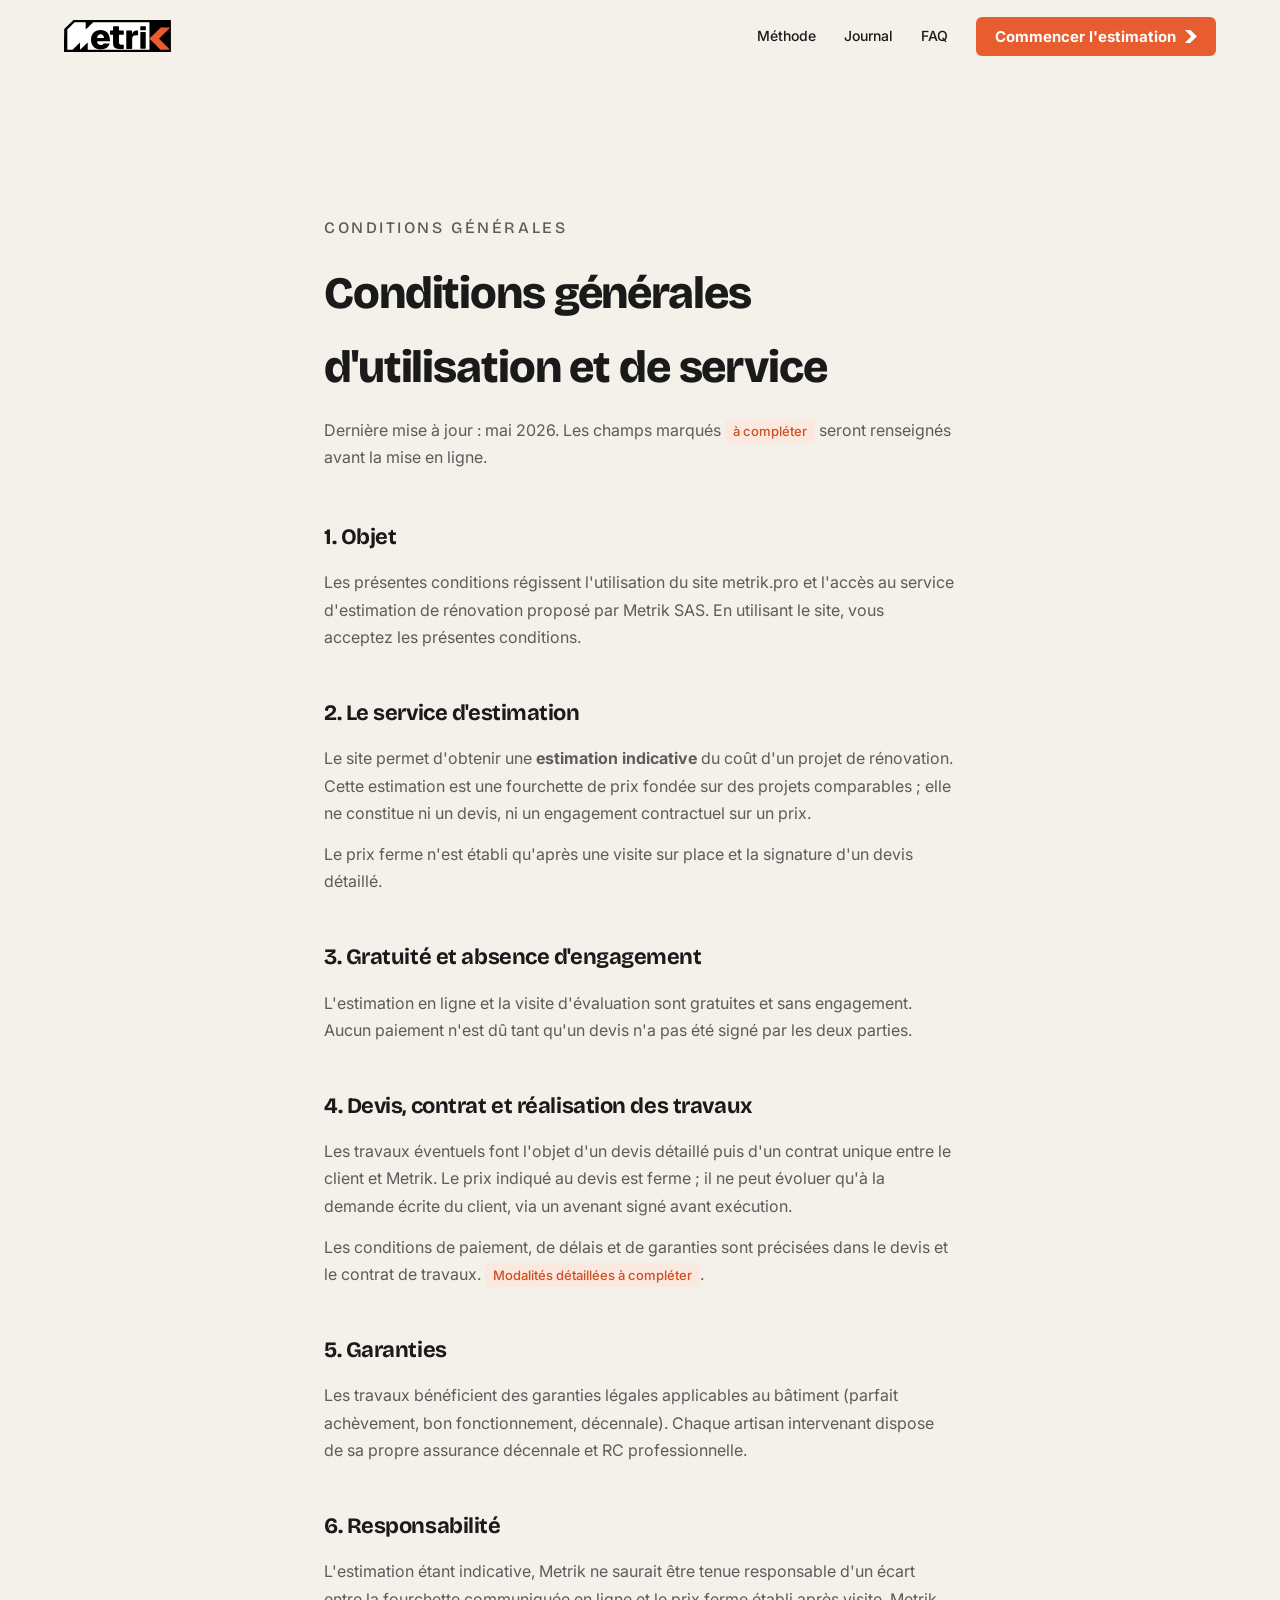
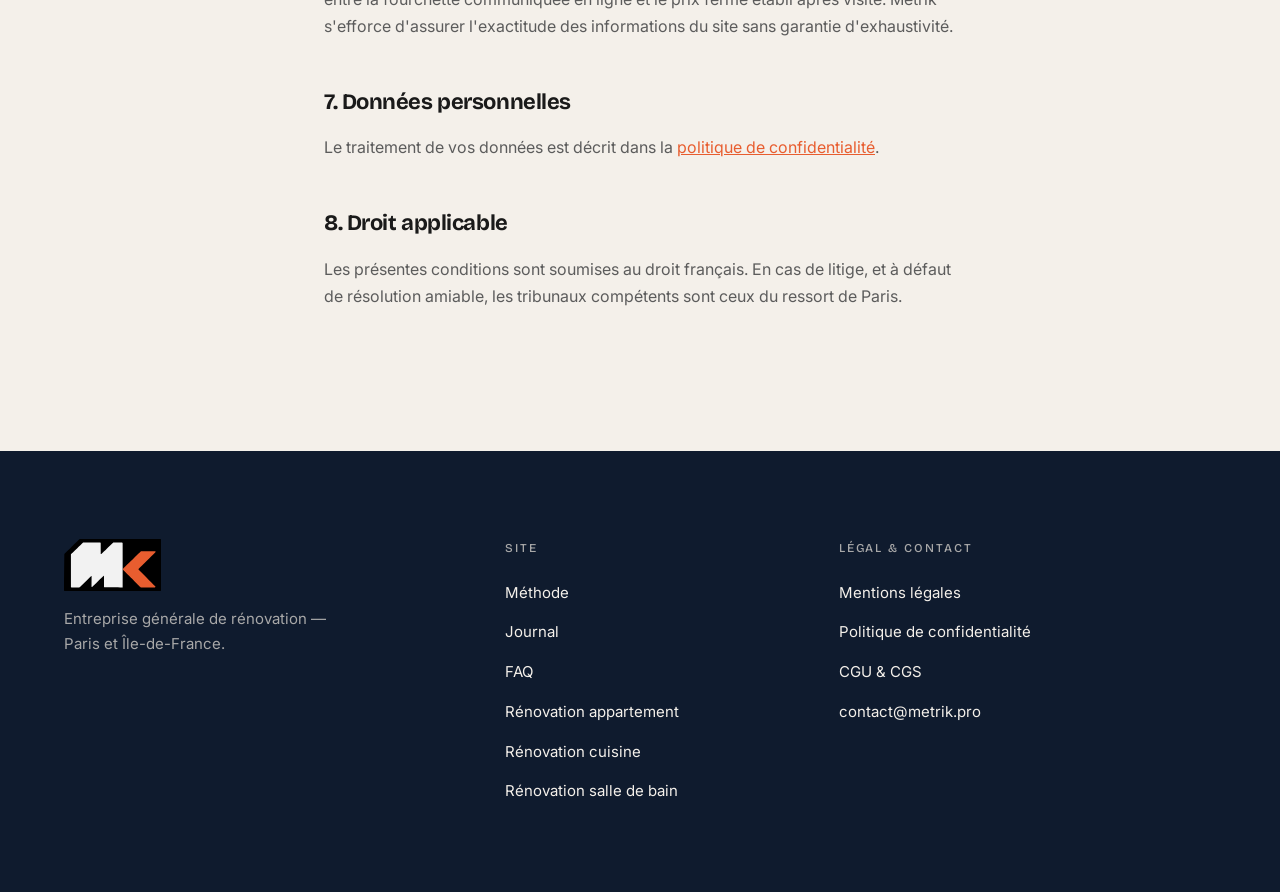
<file: conditions-generales-dutilisation-et-de-service.html>
<!DOCTYPE html>
<html lang="fr">
<head>
<meta charset="UTF-8" />
<meta name="viewport" content="width=device-width, initial-scale=1.0" />
<title>Conditions générales d'utilisation et de service — Metrik</title>
<meta name="description" content="Conditions générales d'utilisation et de service du site Metrik — estimation et prestations de rénovation à Paris et en Île-de-France." />
<meta name="robots" content="noindex, nofollow" />

<!-- Canonical -->
<link rel="canonical" href="https://metrik.pro/conditions-generales-dutilisation-et-de-service" />

<!-- Favicon -->
<link rel="icon" href="/favicon.ico" sizes="any" />
<link rel="icon" href="/favicon.svg" type="image/svg+xml" />
<link rel="icon" type="image/png" sizes="96x96" href="/favicon-96x96.png" />
<link rel="apple-touch-icon" sizes="180x180" href="/apple-touch-icon.png" />
<link rel="manifest" href="/site.webmanifest" />

<!-- Fonts -->
<link rel="preconnect" href="https://fonts.googleapis.com" />
<link rel="preconnect" href="https://fonts.gstatic.com" crossorigin />

<!-- Open Graph -->
<meta property="og:type" content="website" />
<meta property="og:site_name" content="Metrik" />
<meta property="og:locale" content="fr_FR" />
<meta property="og:url" content="https://metrik.pro/conditions-generales-dutilisation-et-de-service" />
<meta property="og:title" content="Conditions générales d'utilisation et de service — Metrik" />
<meta property="og:description" content="Conditions générales d'utilisation et de service du site Metrik — estimation et prestations de rénovation à Paris et en Île-de-France." />
<meta property="og:image" content="https://metrik.pro/og-image.jpg" />
<meta property="og:image:width" content="1200" />
<meta property="og:image:height" content="630" />
<meta property="og:image:alt" content="CGU et CGS Metrik" />

<!-- Twitter / X -->
<meta name="twitter:card" content="summary_large_image" />
<meta name="twitter:title" content="Conditions générales d'utilisation et de service — Metrik" />
<meta name="twitter:description" content="Conditions générales d'utilisation et de service du site Metrik — estimation et prestations de rénovation à Paris et en Île-de-France." />
<meta name="twitter:image" content="https://metrik.pro/og-image.jpg" />

<link rel="stylesheet" href="styles.css" />
</head>
<body>

<header class="site-header">
  <div class="container header-inner">
    <a href="index.html" aria-label="Metrik — accueil">
      <img src="assets/Metrik-logo.svg" alt="Metrik" class="header-logo" />
    </a>
    <nav class="header-nav" aria-label="Navigation principale">
      <a href="index.html#methode">Méthode</a>
      <a href="blog.html">Journal</a>
      <a href="index.html#faq">FAQ</a>
      <a href="https://tally.so/r/mRExqp" target="_blank" rel="noopener" class="btn btn-primary btn-sm header-cta-desktop">
        Commencer l'estimation <span class="brand-chevron" aria-hidden="true"></span>
      </a>
    </nav>
    <a href="https://tally.so/r/mRExqp" target="_blank" rel="noopener" class="btn btn-primary btn-sm header-cta-mobile" aria-label="Commencer l'estimation">
      Estimer <span class="brand-chevron" aria-hidden="true"></span>
    </a>
    <button class="hamburger" aria-label="Ouvrir le menu">
      <svg viewBox="0 0 24 24" fill="none" stroke-linecap="round" stroke-linejoin="round" stroke-width="1.5"><line x1="3" y1="7" x2="21" y2="7"/><line x1="3" y1="12" x2="21" y2="12"/><line x1="3" y1="17" x2="21" y2="17"/></svg>
    </button>
  </div>
</header>

<div class="mobile-drawer" aria-hidden="true">
  <div class="container mobile-drawer-top" style="padding-inline:0;">
    <img src="assets/Metrik-logo.svg" alt="Metrik" class="header-logo" />
    <button class="drawer-close" aria-label="Fermer le menu">
      <svg viewBox="0 0 24 24" fill="none" stroke-linecap="round" stroke-linejoin="round" stroke-width="1.5"><line x1="6" y1="6" x2="18" y2="18"/><line x1="18" y1="6" x2="6" y2="18"/></svg>
    </button>
  </div>
  <nav class="mobile-drawer-links" aria-label="Menu mobile">
    <a href="index.html#methode">Méthode</a>
    <a href="blog.html">Journal</a>
    <a href="index.html#faq">FAQ</a>
  </nav>
  <div class="mobile-drawer-cta">
    <a href="https://tally.so/r/mRExqp" target="_blank" rel="noopener" class="btn btn-primary">
      Commencer l'estimation <span class="brand-chevron" aria-hidden="true"></span>
    </a>
  </div>
</div>

<main>
  <section class="section">
    <div class="container legal">
      <p class="eyebrow">Conditions générales</p>
      <h1>Conditions générales d'utilisation et de service</h1>
      <p class="lead">Dernière mise à jour : mai 2026. Les champs marqués <span class="placeholder-tag">à compléter</span> seront renseignés avant la mise en ligne.</p>

      <h2>1. Objet</h2>
      <p>Les présentes conditions régissent l'utilisation du site metrik.pro et l'accès au service d'estimation de rénovation proposé par Metrik SAS. En utilisant le site, vous acceptez les présentes conditions.</p>

      <h2>2. Le service d'estimation</h2>
      <p>Le site permet d'obtenir une <strong>estimation indicative</strong> du coût d'un projet de rénovation. Cette estimation est une fourchette de prix fondée sur des projets comparables ; elle ne constitue ni un devis, ni un engagement contractuel sur un prix.</p>
      <p>Le prix ferme n'est établi qu'après une visite sur place et la signature d'un devis détaillé.</p>

      <h2>3. Gratuité et absence d'engagement</h2>
      <p>L'estimation en ligne et la visite d'évaluation sont gratuites et sans engagement. Aucun paiement n'est dû tant qu'un devis n'a pas été signé par les deux parties.</p>

      <h2>4. Devis, contrat et réalisation des travaux</h2>
      <p>Les travaux éventuels font l'objet d'un devis détaillé puis d'un contrat unique entre le client et Metrik. Le prix indiqué au devis est ferme ; il ne peut évoluer qu'à la demande écrite du client, via un avenant signé avant exécution.</p>
      <p>Les conditions de paiement, de délais et de garanties sont précisées dans le devis et le contrat de travaux. <span class="placeholder-tag">Modalités détaillées à compléter</span>.</p>

      <h2>5. Garanties</h2>
      <p>Les travaux bénéficient des garanties légales applicables au bâtiment (parfait achèvement, bon fonctionnement, décennale). Chaque artisan intervenant dispose de sa propre assurance décennale et RC professionnelle.</p>

      <h2>6. Responsabilité</h2>
      <p>L'estimation étant indicative, Metrik ne saurait être tenue responsable d'un écart entre la fourchette communiquée en ligne et le prix ferme établi après visite. Metrik s'efforce d'assurer l'exactitude des informations du site sans garantie d'exhaustivité.</p>

      <h2>7. Données personnelles</h2>
      <p>Le traitement de vos données est décrit dans la <a href="politique-de-confidentialite.html">politique de confidentialité</a>.</p>

      <h2>8. Droit applicable</h2>
      <p>Les présentes conditions sont soumises au droit français. En cas de litige, et à défaut de résolution amiable, les tribunaux compétents sont ceux du ressort de Paris.</p>
    </div>
  </section>
</main>

<footer class="site-footer">
  <div class="container footer-inner">
    <div class="footer-grid">
      <div class="footer-brand">
        <img src="assets/Mk-logo-v2.svg" alt="Metrik" class="footer-logo" />
        <p>Entreprise générale de rénovation — Paris et Île-de-France.</p>
      </div>
      <div class="footer-col">
        <h4>Site</h4>
        <ul>
          <li><a href="index.html#methode">Méthode</a></li>
          <li><a href="blog.html">Journal</a></li>
          <li><a href="index.html#faq">FAQ</a></li>
          <li><a href="renovation-appartement.html">Rénovation appartement</a></li>
          <li><a href="renovation-cuisine.html">Rénovation cuisine</a></li>
          <li><a href="renovation-salle-de-bain.html">Rénovation salle de bain</a></li>
        </ul>
      </div>
      <div class="footer-col">
        <h4>Légal &amp; contact</h4>
        <ul>
          <li><a href="mentions-legales.html">Mentions légales</a></li>
          <li><a href="politique-de-confidentialite.html">Politique de confidentialité</a></li>
          <li><a href="conditions-generales-dutilisation-et-de-service.html">CGU &amp; CGS</a></li>
          <li><a href="mailto:contact@metrik.pro">contact@metrik.pro</a></li>
        </ul>
      </div>
    </div>
  </div>
</footer>

<a href="https://tally.so/r/mRExqp" target="_blank" rel="noopener" class="mobile-call" aria-label="Commencer l'estimation">
  <svg viewBox="0 0 24 24" fill="none" stroke-linecap="round" stroke-linejoin="round" stroke-width="1.5" aria-hidden="true"><path d="M12 5v14"/><path d="M5 12l7 7 7-7"/></svg>
  Commencer l'estimation
</a>

<script src="site.js"></script>
</body>
</html>
</file>
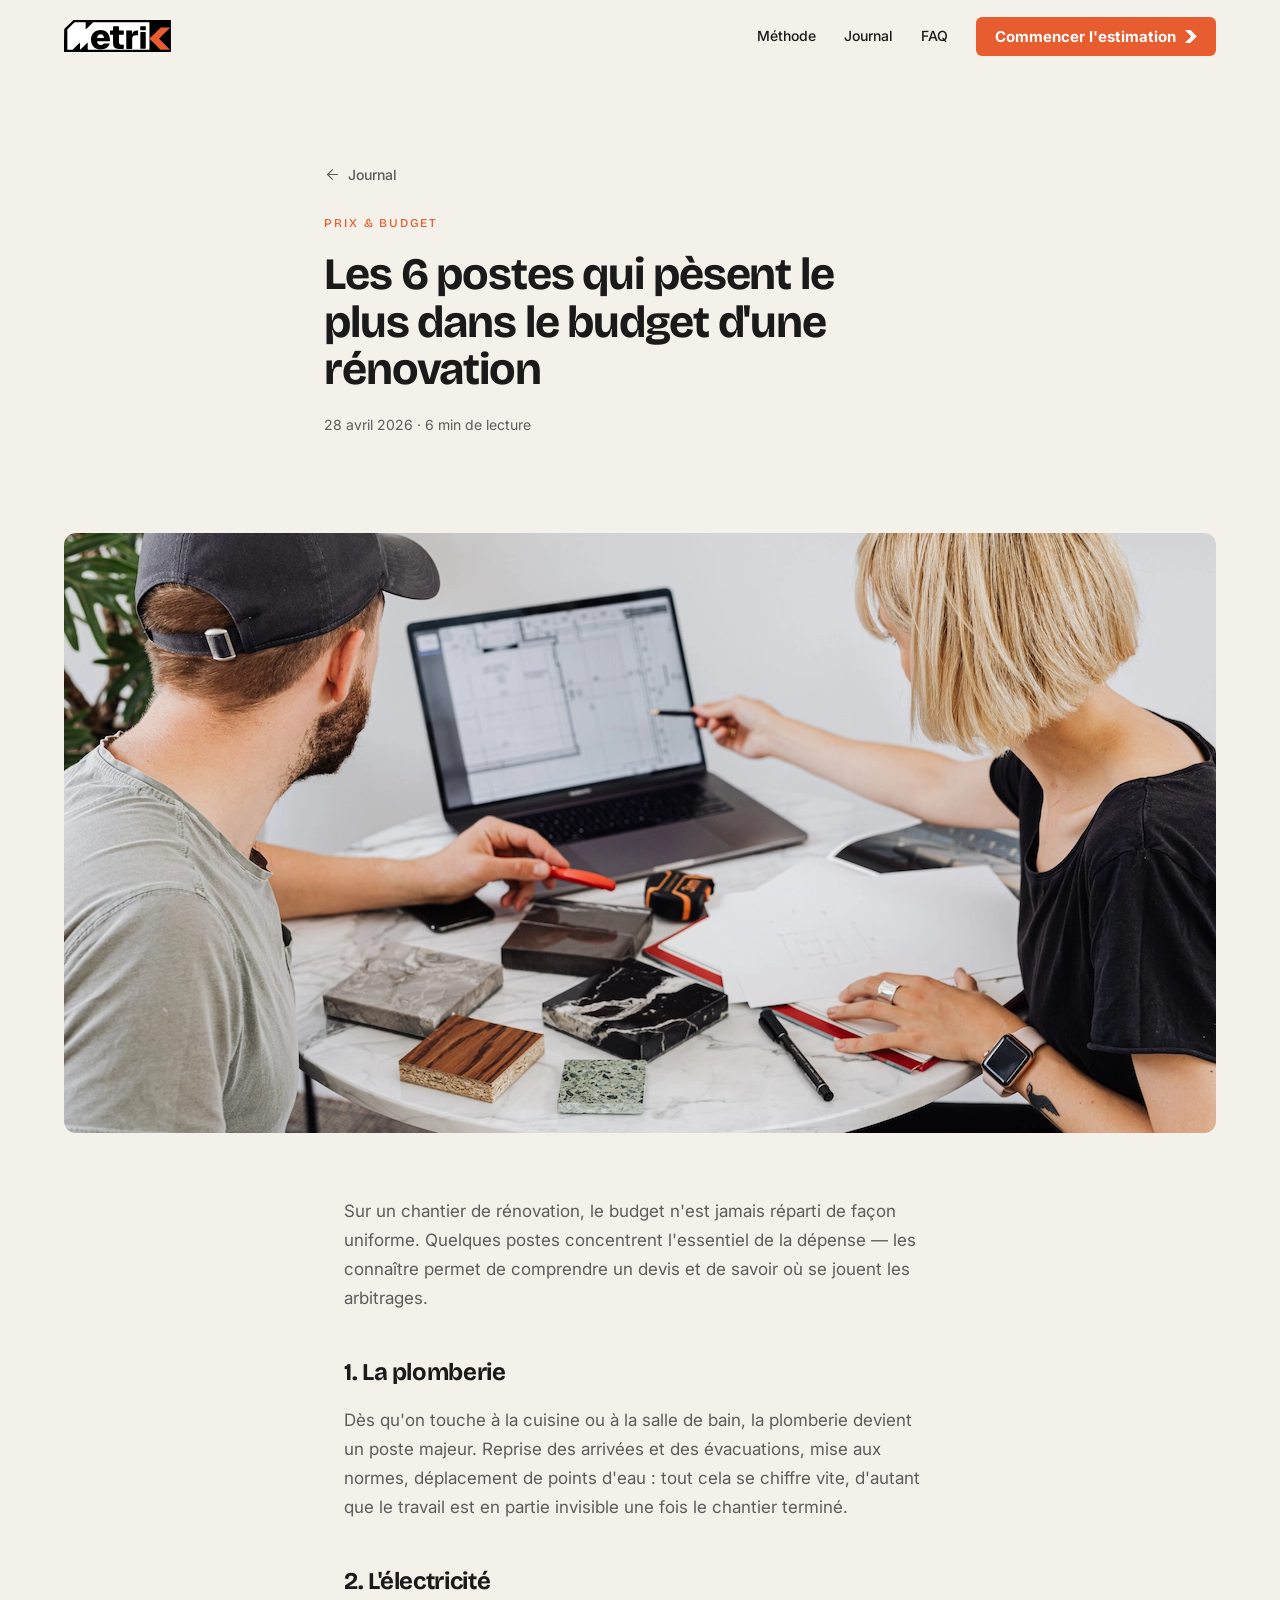
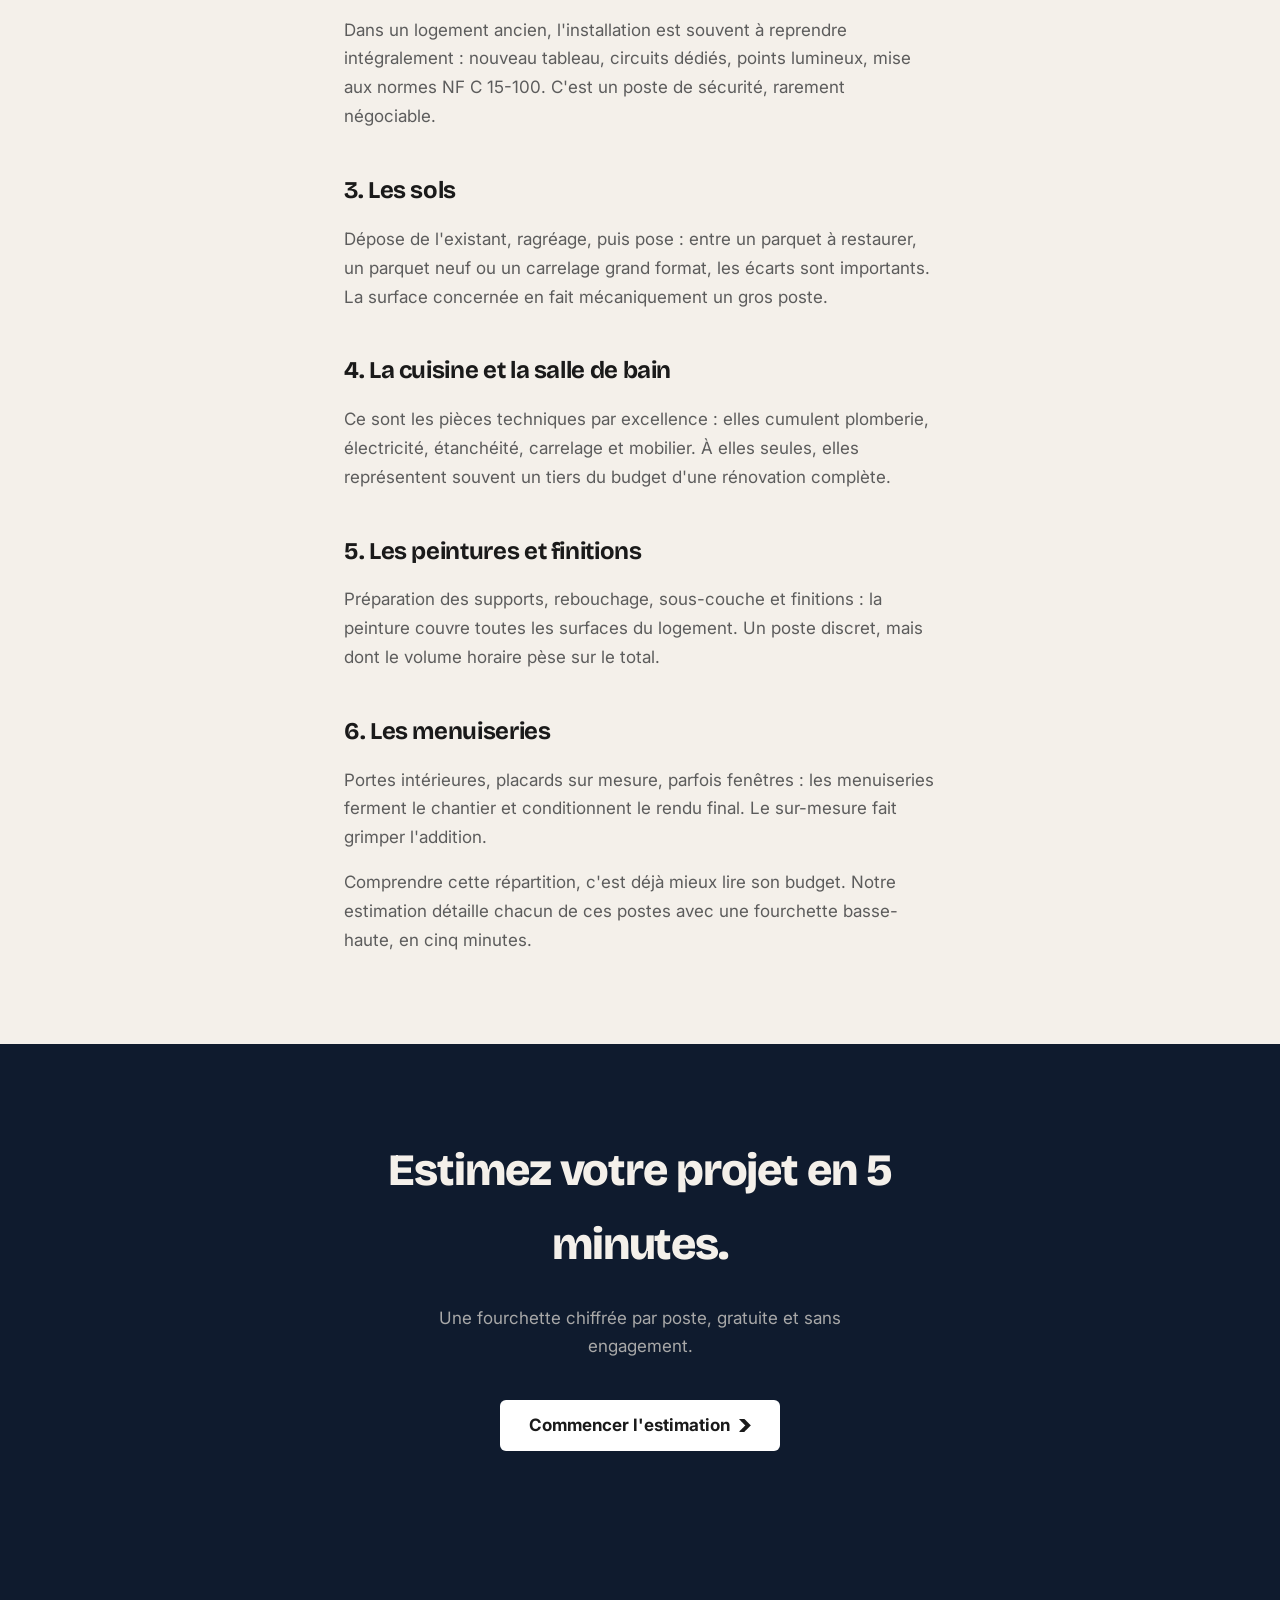
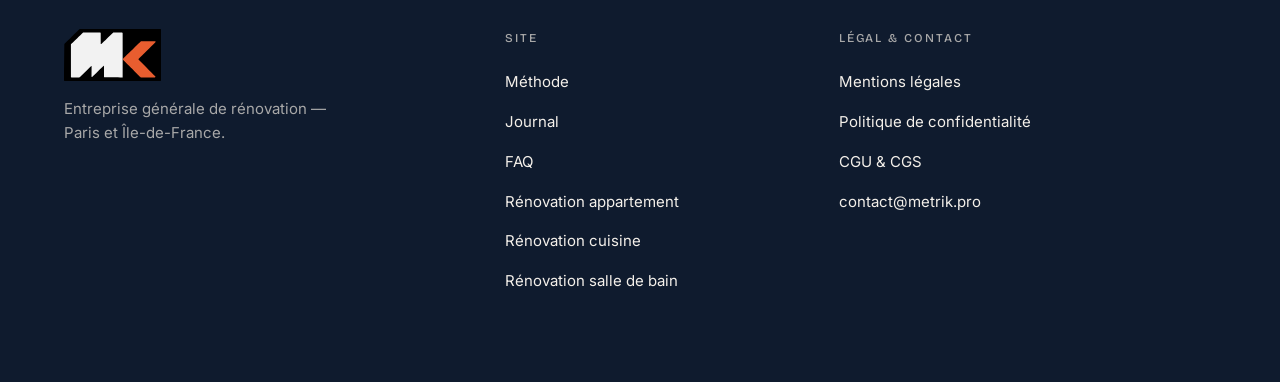
<file: journal-6-postes-budget.html>
<!DOCTYPE html>
<html lang="fr">
<head>
<meta charset="UTF-8" />
<meta name="viewport" content="width=device-width, initial-scale=1.0" />
<title>Les 6 postes qui pèsent le plus dans le budget d'une rénovation — Metrik</title>
<meta name="description" content="Plomberie, électricité, sols, cuisine et salle de bain… où part réellement l'argent d'une rénovation d'appartement, poste par poste." />
<meta name="robots" content="index, follow" />

<!-- Canonical -->
<link rel="canonical" href="https://metrik.pro/journal-6-postes-budget" />

<!-- Favicon -->
<link rel="icon" href="/favicon.ico" sizes="any" />
<link rel="icon" href="/favicon.svg" type="image/svg+xml" />
<link rel="icon" type="image/png" sizes="96x96" href="/favicon-96x96.png" />
<link rel="apple-touch-icon" sizes="180x180" href="/apple-touch-icon.png" />
<link rel="manifest" href="/site.webmanifest" />

<!-- Fonts -->
<link rel="preconnect" href="https://fonts.googleapis.com" />
<link rel="preconnect" href="https://fonts.gstatic.com" crossorigin />

<!-- Open Graph -->
<meta property="og:type" content="article" />
<meta property="og:site_name" content="Metrik" />
<meta property="og:locale" content="fr_FR" />
<meta property="og:url" content="https://metrik.pro/journal-6-postes-budget" />
<meta property="og:title" content="Les 6 postes qui pèsent le plus dans le budget d'une rénovation — Metrik" />
<meta property="og:description" content="Plomberie, électricité, sols, cuisine et salle de bain… où part réellement l'argent d'une rénovation d'appartement, poste par poste." />
<meta property="og:image" content="https://metrik.pro/og-image.jpg" />
<meta property="og:image:width" content="1200" />
<meta property="og:image:height" content="630" />
<meta property="og:image:alt" content="Les 6 postes de budget rénovation — Metrik" />

<!-- Twitter / X -->
<meta name="twitter:card" content="summary_large_image" />
<meta name="twitter:title" content="Les 6 postes qui pèsent le plus dans le budget d'une rénovation — Metrik" />
<meta name="twitter:description" content="Plomberie, électricité, sols, cuisine et salle de bain… où part réellement l'argent d'une rénovation d'appartement, poste par poste." />
<meta name="twitter:image" content="https://metrik.pro/og-image.jpg" />

<link rel="stylesheet" href="styles.css" />
</head>
<body>

<header class="site-header">
  <div class="container header-inner">
    <a href="index.html" aria-label="Metrik — accueil">
      <img src="assets/Metrik-logo.svg" alt="Metrik" class="header-logo" />
    </a>
    <nav class="header-nav" aria-label="Navigation principale">
      <a href="index.html#methode">Méthode</a>
      <a href="blog.html">Journal</a>
      <a href="index.html#faq">FAQ</a>
      <a href="https://tally.so/r/mRExqp" target="_blank" rel="noopener" class="btn btn-primary btn-sm header-cta-desktop">
        Commencer l'estimation <span class="brand-chevron" aria-hidden="true"></span>
      </a>
    </nav>
    <a href="https://tally.so/r/mRExqp" target="_blank" rel="noopener" class="btn btn-primary btn-sm header-cta-mobile" aria-label="Commencer l'estimation">
      Estimer <span class="brand-chevron" aria-hidden="true"></span>
    </a>
    <button class="hamburger" aria-label="Ouvrir le menu">
      <svg viewBox="0 0 24 24" fill="none" stroke-linecap="round" stroke-linejoin="round" stroke-width="1.5"><line x1="3" y1="7" x2="21" y2="7"/><line x1="3" y1="12" x2="21" y2="12"/><line x1="3" y1="17" x2="21" y2="17"/></svg>
    </button>
  </div>
</header>

<div class="mobile-drawer" aria-hidden="true">
  <div class="container mobile-drawer-top" style="padding-inline:0;">
    <img src="assets/Metrik-logo.svg" alt="Metrik" class="header-logo" />
    <button class="drawer-close" aria-label="Fermer le menu">
      <svg viewBox="0 0 24 24" fill="none" stroke-linecap="round" stroke-linejoin="round" stroke-width="1.5"><line x1="6" y1="6" x2="18" y2="18"/><line x1="18" y1="6" x2="6" y2="18"/></svg>
    </button>
  </div>
  <nav class="mobile-drawer-links" aria-label="Menu mobile">
    <a href="index.html#methode">Méthode</a>
    <a href="blog.html">Journal</a>
    <a href="index.html#faq">FAQ</a>
  </nav>
  <div class="mobile-drawer-cta">
    <a href="https://tally.so/r/mRExqp" target="_blank" rel="noopener" class="btn btn-primary">
      Commencer l'estimation <span class="brand-chevron" aria-hidden="true"></span>
    </a>
  </div>
</div>

<main>
  <article>
    <div class="section-tight bg-cream">
      <div class="container article-head reveal">
        <a href="blog.html" class="article-back">
          <svg viewBox="0 0 24 24" fill="none" stroke-linecap="round" stroke-linejoin="round" stroke-width="1.5" aria-hidden="true"><path d="m12 19-7-7 7-7"/><path d="M19 12H5"/></svg>
          Journal
        </a>
        <p class="eyebrow">Prix &amp; budget</p>
        <h1 class="display-md">Les 6 postes qui pèsent le plus dans le budget d'une rénovation</h1>
        <p class="article-meta">28 avril 2026 · 6 min de lecture</p>
      </div>
    </div>

    <div class="container">
      <img src="assets/article-6-postes.webp" alt="Intérieur contemporain avec escalier flottant et garde-corps en verre" class="article-lead-media reveal" width="1200" height="600" loading="lazy" />
    </div>

    <div class="section-tight bg-cream" style="padding-top: var(--space-lg);">
      <div class="container article-body reveal">
        <p class="article-lead-text">Sur un chantier de rénovation, le budget n'est jamais réparti de façon uniforme. Quelques postes concentrent l'essentiel de la dépense — les connaître permet de comprendre un devis et de savoir où se jouent les arbitrages.</p>

        <h2>1. La plomberie</h2>
        <p>Dès qu'on touche à la cuisine ou à la salle de bain, la plomberie devient un poste majeur. Reprise des arrivées et des évacuations, mise aux normes, déplacement de points d'eau : tout cela se chiffre vite, d'autant que le travail est en partie invisible une fois le chantier terminé.</p>

        <h2>2. L'électricité</h2>
        <p>Dans un logement ancien, l'installation est souvent à reprendre intégralement : nouveau tableau, circuits dédiés, points lumineux, mise aux normes NF C 15-100. C'est un poste de sécurité, rarement négociable.</p>

        <h2>3. Les sols</h2>
        <p>Dépose de l'existant, ragréage, puis pose : entre un parquet à restaurer, un parquet neuf ou un carrelage grand format, les écarts sont importants. La surface concernée en fait mécaniquement un gros poste.</p>

        <h2>4. La cuisine et la salle de bain</h2>
        <p>Ce sont les pièces techniques par excellence : elles cumulent plomberie, électricité, étanchéité, carrelage et mobilier. À elles seules, elles représentent souvent un tiers du budget d'une rénovation complète.</p>

        <h2>5. Les peintures et finitions</h2>
        <p>Préparation des supports, rebouchage, sous-couche et finitions : la peinture couvre toutes les surfaces du logement. Un poste discret, mais dont le volume horaire pèse sur le total.</p>

        <h2>6. Les menuiseries</h2>
        <p>Portes intérieures, placards sur mesure, parfois fenêtres : les menuiseries ferment le chantier et conditionnent le rendu final. Le sur-mesure fait grimper l'addition.</p>

        <p>Comprendre cette répartition, c'est déjà mieux lire son budget. Notre estimation détaille chacun de ces postes avec une fourchette basse-haute, en cinq minutes.</p>
      </div>
    </div>

    <section class="section-tight bg-navy">
      <div class="container cta-block reveal">
        <h2>Estimez votre projet en 5 minutes.</h2>
        <p>Une fourchette chiffrée par poste, gratuite et sans engagement.</p>
        <a href="https://tally.so/r/mRExqp" target="_blank" rel="noopener" class="btn btn-on-dark">
          Commencer l'estimation <span class="brand-chevron" aria-hidden="true"></span>
        </a>
      </div>
    </section>
  </article>
</main>

<footer class="site-footer">
  <div class="container footer-inner">
    <div class="footer-grid">
      <div class="footer-brand">
        <img src="assets/Mk-logo-v2.svg" alt="Metrik" class="footer-logo" />
        <p>Entreprise générale de rénovation — Paris et Île-de-France.</p>
      </div>
      <div class="footer-col">
        <h4>Site</h4>
        <ul>
          <li><a href="index.html#methode">Méthode</a></li>
          <li><a href="blog.html">Journal</a></li>
          <li><a href="index.html#faq">FAQ</a></li>
          <li><a href="renovation-appartement.html">Rénovation appartement</a></li>
          <li><a href="renovation-cuisine.html">Rénovation cuisine</a></li>
          <li><a href="renovation-salle-de-bain.html">Rénovation salle de bain</a></li>
        </ul>
      </div>
      <div class="footer-col">
        <h4>Légal &amp; contact</h4>
        <ul>
          <li><a href="mentions-legales.html">Mentions légales</a></li>
          <li><a href="politique-de-confidentialite.html">Politique de confidentialité</a></li>
          <li><a href="conditions-generales-dutilisation-et-de-service.html">CGU &amp; CGS</a></li>
          <li><a href="mailto:contact@metrik.pro">contact@metrik.pro</a></li>
        </ul>
      </div>
    </div>
  </div>
</footer>

<a href="https://tally.so/r/mRExqp" target="_blank" rel="noopener" class="mobile-call" aria-label="Commencer l'estimation">
  <svg viewBox="0 0 24 24" fill="none" stroke-linecap="round" stroke-linejoin="round" stroke-width="1.5" aria-hidden="true"><path d="M12 5v14"/><path d="M5 12l7 7 7-7"/></svg>
  Commencer l'estimation
</a>

<script src="site.js"></script>
</body>
</html>
</file>
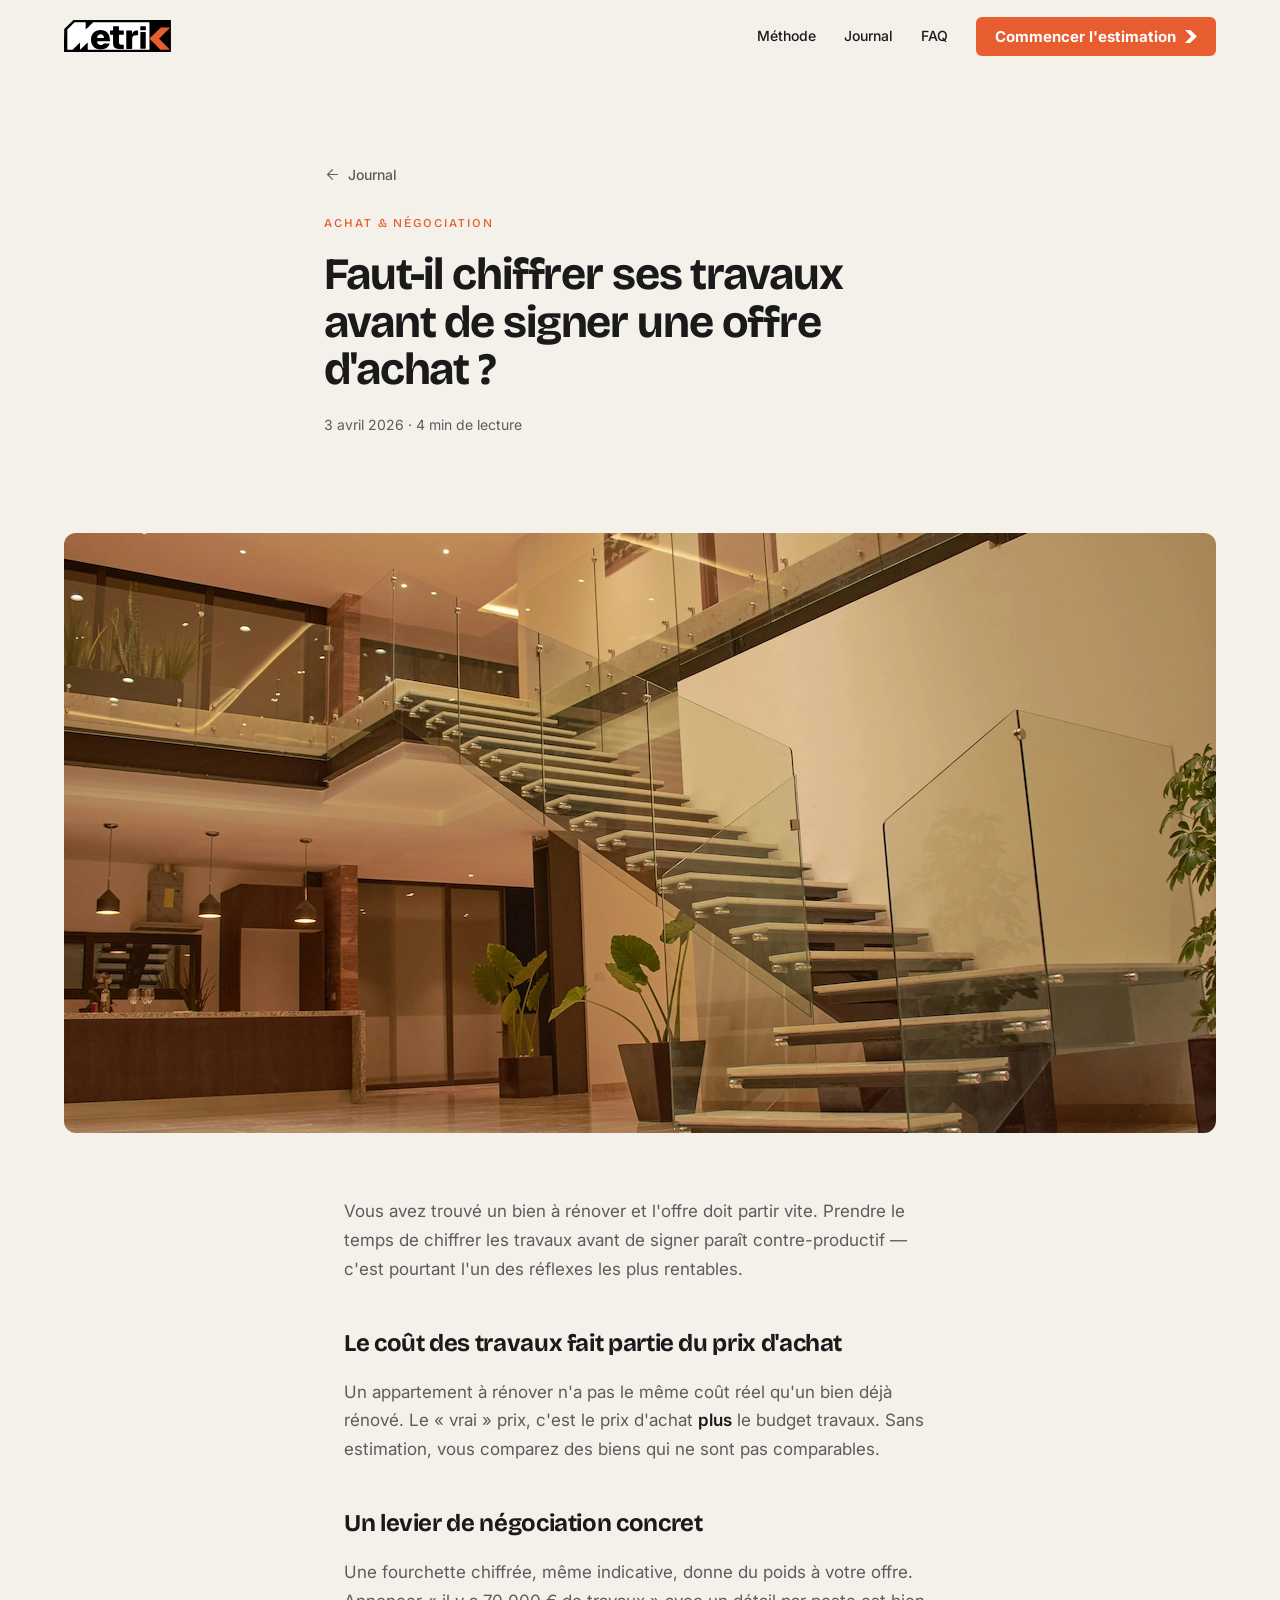
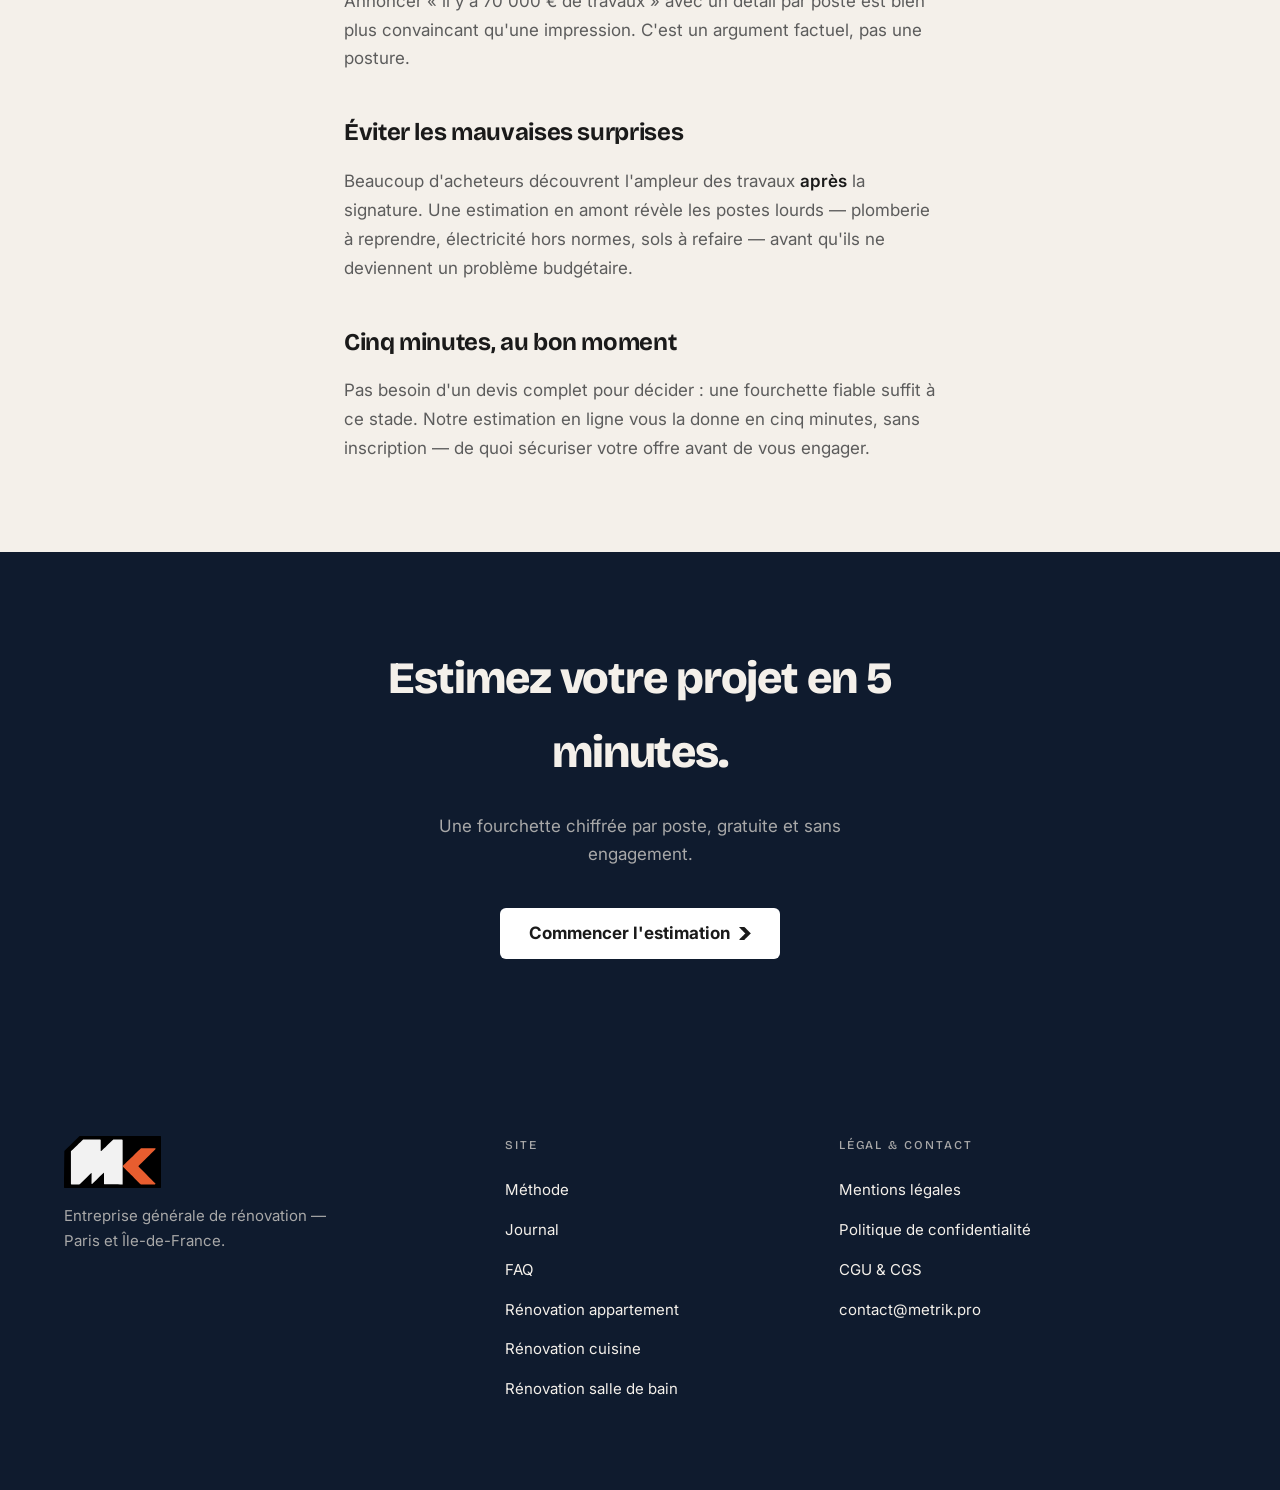
<file: journal-chiffrer-avant-achat.html>
<!DOCTYPE html>
<html lang="fr">
<head>
<meta charset="UTF-8" />
<meta name="viewport" content="width=device-width, initial-scale=1.0" />
<title>Faut-il chiffrer ses travaux avant de signer une offre d'achat ? — Metrik</title>
<meta name="description" content="Pourquoi une estimation en amont peut peser dans votre négociation — et vous éviter de mauvaises surprises lors d'un achat immobilier à Paris." />
<meta name="robots" content="index, follow" />

<!-- Canonical -->
<link rel="canonical" href="https://metrik.pro/journal-chiffrer-avant-achat" />

<!-- Favicon -->
<link rel="icon" href="/favicon.ico" sizes="any" />
<link rel="icon" href="/favicon.svg" type="image/svg+xml" />
<link rel="icon" type="image/png" sizes="96x96" href="/favicon-96x96.png" />
<link rel="apple-touch-icon" sizes="180x180" href="/apple-touch-icon.png" />
<link rel="manifest" href="/site.webmanifest" />

<!-- Fonts -->
<link rel="preconnect" href="https://fonts.googleapis.com" />
<link rel="preconnect" href="https://fonts.gstatic.com" crossorigin />

<!-- Open Graph -->
<meta property="og:type" content="article" />
<meta property="og:site_name" content="Metrik" />
<meta property="og:locale" content="fr_FR" />
<meta property="og:url" content="https://metrik.pro/journal-chiffrer-avant-achat" />
<meta property="og:title" content="Faut-il chiffrer ses travaux avant de signer une offre d'achat ? — Metrik" />
<meta property="og:description" content="Pourquoi une estimation en amont peut peser dans votre négociation — et vous éviter de mauvaises surprises lors d'un achat immobilier à Paris." />
<meta property="og:image" content="https://metrik.pro/og-image.jpg" />
<meta property="og:image:width" content="1200" />
<meta property="og:image:height" content="630" />
<meta property="og:image:alt" content="Chiffrer ses travaux avant achat immobilier — Metrik" />

<!-- Twitter / X -->
<meta name="twitter:card" content="summary_large_image" />
<meta name="twitter:title" content="Faut-il chiffrer ses travaux avant de signer une offre d'achat ? — Metrik" />
<meta name="twitter:description" content="Pourquoi une estimation en amont peut peser dans votre négociation — et vous éviter de mauvaises surprises lors d'un achat immobilier à Paris." />
<meta name="twitter:image" content="https://metrik.pro/og-image.jpg" />

<link rel="stylesheet" href="styles.css" />
</head>
<body>

<header class="site-header">
  <div class="container header-inner">
    <a href="index.html" aria-label="Metrik — accueil">
      <img src="assets/Metrik-logo.svg" alt="Metrik" class="header-logo" />
    </a>
    <nav class="header-nav" aria-label="Navigation principale">
      <a href="index.html#methode">Méthode</a>
      <a href="blog.html">Journal</a>
      <a href="index.html#faq">FAQ</a>
      <a href="https://tally.so/r/mRExqp" target="_blank" rel="noopener" class="btn btn-primary btn-sm header-cta-desktop">
        Commencer l'estimation <span class="brand-chevron" aria-hidden="true"></span>
      </a>
    </nav>
    <a href="https://tally.so/r/mRExqp" target="_blank" rel="noopener" class="btn btn-primary btn-sm header-cta-mobile" aria-label="Commencer l'estimation">
      Estimer <span class="brand-chevron" aria-hidden="true"></span>
    </a>
    <button class="hamburger" aria-label="Ouvrir le menu">
      <svg viewBox="0 0 24 24" fill="none" stroke-linecap="round" stroke-linejoin="round" stroke-width="1.5"><line x1="3" y1="7" x2="21" y2="7"/><line x1="3" y1="12" x2="21" y2="12"/><line x1="3" y1="17" x2="21" y2="17"/></svg>
    </button>
  </div>
</header>

<div class="mobile-drawer" aria-hidden="true">
  <div class="container mobile-drawer-top" style="padding-inline:0;">
    <img src="assets/Metrik-logo.svg" alt="Metrik" class="header-logo" />
    <button class="drawer-close" aria-label="Fermer le menu">
      <svg viewBox="0 0 24 24" fill="none" stroke-linecap="round" stroke-linejoin="round" stroke-width="1.5"><line x1="6" y1="6" x2="18" y2="18"/><line x1="18" y1="6" x2="6" y2="18"/></svg>
    </button>
  </div>
  <nav class="mobile-drawer-links" aria-label="Menu mobile">
    <a href="index.html#methode">Méthode</a>
    <a href="blog.html">Journal</a>
    <a href="index.html#faq">FAQ</a>
  </nav>
  <div class="mobile-drawer-cta">
    <a href="https://tally.so/r/mRExqp" target="_blank" rel="noopener" class="btn btn-primary">
      Commencer l'estimation <span class="brand-chevron" aria-hidden="true"></span>
    </a>
  </div>
</div>

<main>
  <article>
    <div class="section-tight bg-cream">
      <div class="container article-head reveal">
        <a href="blog.html" class="article-back">
          <svg viewBox="0 0 24 24" fill="none" stroke-linecap="round" stroke-linejoin="round" stroke-width="1.5" aria-hidden="true"><path d="m12 19-7-7 7-7"/><path d="M19 12H5"/></svg>
          Journal
        </a>
        <p class="eyebrow">Achat &amp; négociation</p>
        <h1 class="display-md">Faut-il chiffrer ses travaux avant de signer une offre d'achat ?</h1>
        <p class="article-meta">3 avril 2026 · 4 min de lecture</p>
      </div>
    </div>

    <div class="container">
      <img src="assets/article-chiffrer-achat.webp" alt="Salon d'un appartement haussmannien rénové avec parquet en point de Hongrie" class="article-lead-media reveal" width="1200" height="600" loading="lazy" />
    </div>

    <div class="section-tight bg-cream" style="padding-top: var(--space-lg);">
      <div class="container article-body reveal">
        <p class="article-lead-text">Vous avez trouvé un bien à rénover et l'offre doit partir vite. Prendre le temps de chiffrer les travaux avant de signer paraît contre-productif — c'est pourtant l'un des réflexes les plus rentables.</p>

        <h2>Le coût des travaux fait partie du prix d'achat</h2>
        <p>Un appartement à rénover n'a pas le même coût réel qu'un bien déjà rénové. Le « vrai » prix, c'est le prix d'achat <strong>plus</strong> le budget travaux. Sans estimation, vous comparez des biens qui ne sont pas comparables.</p>

        <h2>Un levier de négociation concret</h2>
        <p>Une fourchette chiffrée, même indicative, donne du poids à votre offre. Annoncer « il y a 70 000 € de travaux » avec un détail par poste est bien plus convaincant qu'une impression. C'est un argument factuel, pas une posture.</p>

        <h2>Éviter les mauvaises surprises</h2>
        <p>Beaucoup d'acheteurs découvrent l'ampleur des travaux <strong>après</strong> la signature. Une estimation en amont révèle les postes lourds — plomberie à reprendre, électricité hors normes, sols à refaire — avant qu'ils ne deviennent un problème budgétaire.</p>

        <h2>Cinq minutes, au bon moment</h2>
        <p>Pas besoin d'un devis complet pour décider : une fourchette fiable suffit à ce stade. Notre estimation en ligne vous la donne en cinq minutes, sans inscription — de quoi sécuriser votre offre avant de vous engager.</p>
      </div>
    </div>

    <section class="section-tight bg-navy">
      <div class="container cta-block reveal">
        <h2>Estimez votre projet en 5 minutes.</h2>
        <p>Une fourchette chiffrée par poste, gratuite et sans engagement.</p>
        <a href="https://tally.so/r/mRExqp" target="_blank" rel="noopener" class="btn btn-on-dark">
          Commencer l'estimation <span class="brand-chevron" aria-hidden="true"></span>
        </a>
      </div>
    </section>
  </article>
</main>

<footer class="site-footer">
  <div class="container footer-inner">
    <div class="footer-grid">
      <div class="footer-brand">
        <img src="assets/Mk-logo-v2.svg" alt="Metrik" class="footer-logo" />
        <p>Entreprise générale de rénovation — Paris et Île-de-France.</p>
      </div>
      <div class="footer-col">
        <h4>Site</h4>
        <ul>
          <li><a href="index.html#methode">Méthode</a></li>
          <li><a href="blog.html">Journal</a></li>
          <li><a href="index.html#faq">FAQ</a></li>
          <li><a href="renovation-appartement.html">Rénovation appartement</a></li>
          <li><a href="renovation-cuisine.html">Rénovation cuisine</a></li>
          <li><a href="renovation-salle-de-bain.html">Rénovation salle de bain</a></li>
        </ul>
      </div>
      <div class="footer-col">
        <h4>Légal &amp; contact</h4>
        <ul>
          <li><a href="mentions-legales.html">Mentions légales</a></li>
          <li><a href="politique-de-confidentialite.html">Politique de confidentialité</a></li>
          <li><a href="conditions-generales-dutilisation-et-de-service.html">CGU &amp; CGS</a></li>
          <li><a href="mailto:contact@metrik.pro">contact@metrik.pro</a></li>
        </ul>
      </div>
    </div>
  </div>
</footer>

<a href="https://tally.so/r/mRExqp" target="_blank" rel="noopener" class="mobile-call" aria-label="Commencer l'estimation">
  <svg viewBox="0 0 24 24" fill="none" stroke-linecap="round" stroke-linejoin="round" stroke-width="1.5" aria-hidden="true"><path d="M12 5v14"/><path d="M5 12l7 7 7-7"/></svg>
  Commencer l'estimation
</a>

<script src="site.js"></script>
</body>
</html>
</file>
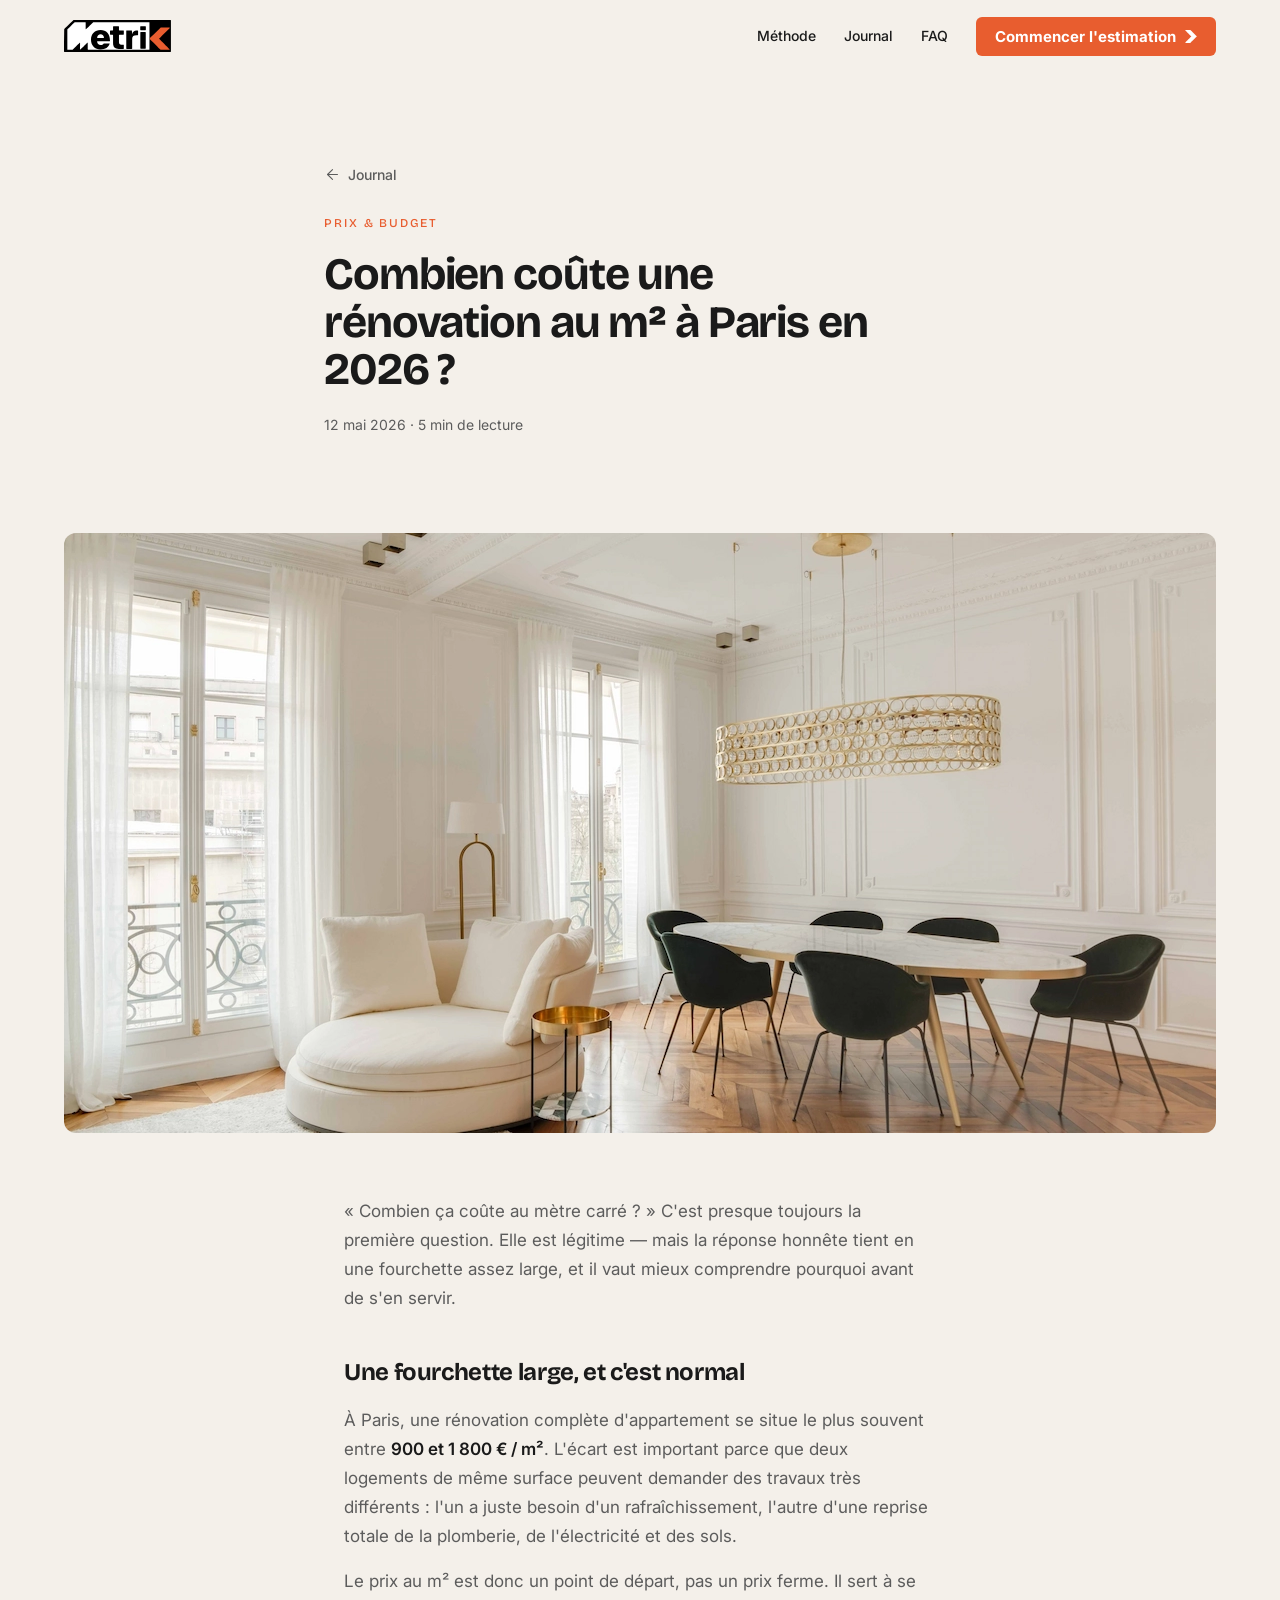
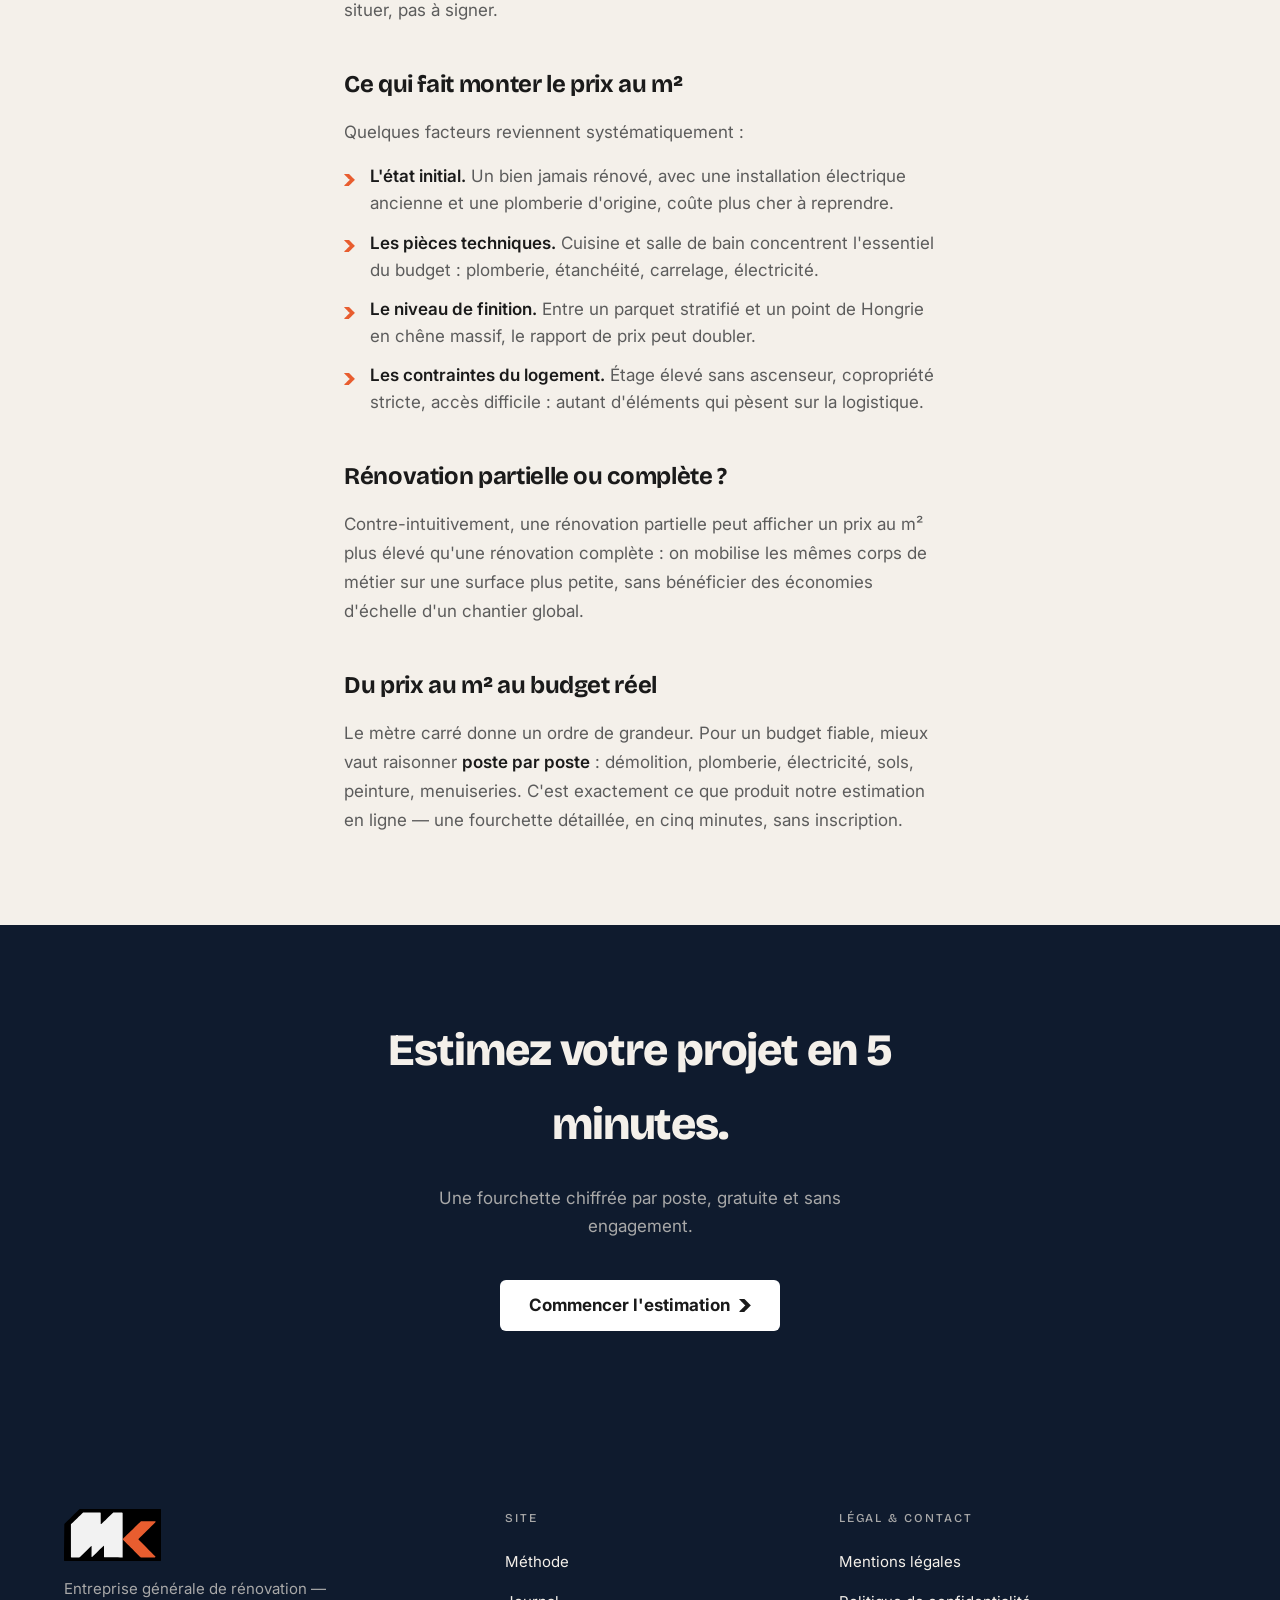
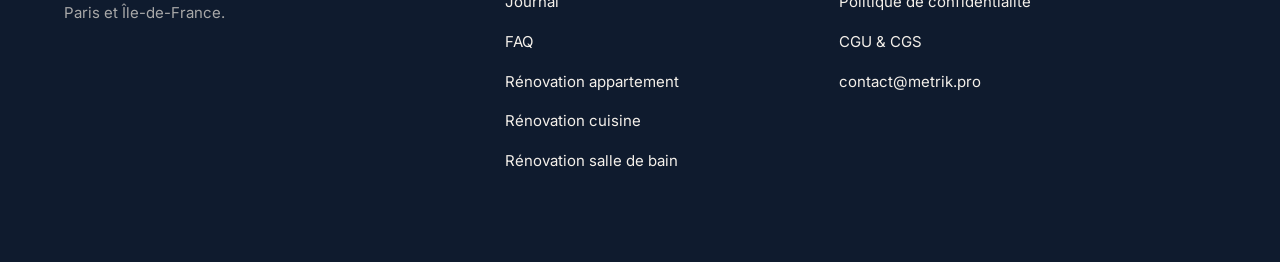
<file: journal-cout-renovation-m2.html>
<!DOCTYPE html>
<html lang="fr">
<head>
<meta charset="UTF-8" />
<meta name="viewport" content="width=device-width, initial-scale=1.0" />
<title>Combien coûte une rénovation au m² à Paris en 2026 ? — Metrik</title>
<meta name="description" content="Repères de prix au m² pour une rénovation à Paris en 2026 : fourchettes par type de bien, ce qui fait varier le budget, et pourquoi raisonner poste par poste." />
<meta name="robots" content="index, follow" />

<!-- Canonical -->
<link rel="canonical" href="https://metrik.pro/journal-cout-renovation-m2" />

<!-- Favicon -->
<link rel="icon" href="/favicon.ico" sizes="any" />
<link rel="icon" href="/favicon.svg" type="image/svg+xml" />
<link rel="icon" type="image/png" sizes="96x96" href="/favicon-96x96.png" />
<link rel="apple-touch-icon" sizes="180x180" href="/apple-touch-icon.png" />
<link rel="manifest" href="/site.webmanifest" />

<!-- Fonts -->
<link rel="preconnect" href="https://fonts.googleapis.com" />
<link rel="preconnect" href="https://fonts.gstatic.com" crossorigin />

<!-- Open Graph -->
<meta property="og:type" content="article" />
<meta property="og:site_name" content="Metrik" />
<meta property="og:locale" content="fr_FR" />
<meta property="og:url" content="https://metrik.pro/journal-cout-renovation-m2" />
<meta property="og:title" content="Combien coûte une rénovation au m² à Paris en 2026 ? — Metrik" />
<meta property="og:description" content="Repères de prix au m² pour une rénovation à Paris en 2026 : fourchettes par type de bien, ce qui fait varier le budget, et pourquoi raisonner poste par poste." />
<meta property="og:image" content="https://metrik.pro/og-image.jpg" />
<meta property="og:image:width" content="1200" />
<meta property="og:image:height" content="630" />
<meta property="og:image:alt" content="Coût rénovation au m² à Paris — Metrik" />

<!-- Twitter / X -->
<meta name="twitter:card" content="summary_large_image" />
<meta name="twitter:title" content="Combien coûte une rénovation au m² à Paris en 2026 ? — Metrik" />
<meta name="twitter:description" content="Repères de prix au m² pour une rénovation à Paris en 2026 : fourchettes par type de bien, ce qui fait varier le budget, et pourquoi raisonner poste par poste." />
<meta name="twitter:image" content="https://metrik.pro/og-image.jpg" />

<link rel="stylesheet" href="styles.css" />
</head>
<body>

<header class="site-header">
  <div class="container header-inner">
    <a href="index.html" aria-label="Metrik — accueil">
      <img src="assets/Metrik-logo.svg" alt="Metrik" class="header-logo" />
    </a>
    <nav class="header-nav" aria-label="Navigation principale">
      <a href="index.html#methode">Méthode</a>
      <a href="blog.html">Journal</a>
      <a href="index.html#faq">FAQ</a>
      <a href="https://tally.so/r/mRExqp" target="_blank" rel="noopener" class="btn btn-primary btn-sm header-cta-desktop">
        Commencer l'estimation <span class="brand-chevron" aria-hidden="true"></span>
      </a>
    </nav>
    <a href="https://tally.so/r/mRExqp" target="_blank" rel="noopener" class="btn btn-primary btn-sm header-cta-mobile" aria-label="Commencer l'estimation">
      Estimer <span class="brand-chevron" aria-hidden="true"></span>
    </a>
    <button class="hamburger" aria-label="Ouvrir le menu">
      <svg viewBox="0 0 24 24" fill="none" stroke-linecap="round" stroke-linejoin="round" stroke-width="1.5"><line x1="3" y1="7" x2="21" y2="7"/><line x1="3" y1="12" x2="21" y2="12"/><line x1="3" y1="17" x2="21" y2="17"/></svg>
    </button>
  </div>
</header>

<div class="mobile-drawer" aria-hidden="true">
  <div class="container mobile-drawer-top" style="padding-inline:0;">
    <img src="assets/Metrik-logo.svg" alt="Metrik" class="header-logo" />
    <button class="drawer-close" aria-label="Fermer le menu">
      <svg viewBox="0 0 24 24" fill="none" stroke-linecap="round" stroke-linejoin="round" stroke-width="1.5"><line x1="6" y1="6" x2="18" y2="18"/><line x1="18" y1="6" x2="6" y2="18"/></svg>
    </button>
  </div>
  <nav class="mobile-drawer-links" aria-label="Menu mobile">
    <a href="index.html#methode">Méthode</a>
    <a href="blog.html">Journal</a>
    <a href="index.html#faq">FAQ</a>
  </nav>
  <div class="mobile-drawer-cta">
    <a href="https://tally.so/r/mRExqp" target="_blank" rel="noopener" class="btn btn-primary">
      Commencer l'estimation <span class="brand-chevron" aria-hidden="true"></span>
    </a>
  </div>
</div>

<main>
  <article>
    <div class="section-tight bg-cream">
      <div class="container article-head reveal">
        <a href="blog.html" class="article-back">
          <svg viewBox="0 0 24 24" fill="none" stroke-linecap="round" stroke-linejoin="round" stroke-width="1.5" aria-hidden="true"><path d="m12 19-7-7 7-7"/><path d="M19 12H5"/></svg>
          Journal
        </a>
        <p class="eyebrow">Prix &amp; budget</p>
        <h1 class="display-md">Combien coûte une rénovation au m² à Paris en 2026 ?</h1>
        <p class="article-meta">12 mai 2026 · 5 min de lecture</p>
      </div>
    </div>

    <div class="container">
      <img src="assets/article-renovation-m2.webp" alt="Plans et matériaux de rénovation analysés par deux professionnels" class="article-lead-media reveal" width="1200" height="600" loading="lazy" />
    </div>

    <div class="section-tight bg-cream" style="padding-top: var(--space-lg);">
      <div class="container article-body reveal">
        <p class="article-lead-text">« Combien ça coûte au mètre carré ? » C'est presque toujours la première question. Elle est légitime — mais la réponse honnête tient en une fourchette assez large, et il vaut mieux comprendre pourquoi avant de s'en servir.</p>

        <h2>Une fourchette large, et c'est normal</h2>
        <p>À Paris, une rénovation complète d'appartement se situe le plus souvent entre <strong>900 et 1 800 € / m²</strong>. L'écart est important parce que deux logements de même surface peuvent demander des travaux très différents : l'un a juste besoin d'un rafraîchissement, l'autre d'une reprise totale de la plomberie, de l'électricité et des sols.</p>
        <p>Le prix au m² est donc un point de départ, pas un prix ferme. Il sert à se situer, pas à signer.</p>

        <h2>Ce qui fait monter le prix au m²</h2>
        <p>Quelques facteurs reviennent systématiquement :</p>
        <ul>
          <li><strong>L'état initial.</strong> Un bien jamais rénové, avec une installation électrique ancienne et une plomberie d'origine, coûte plus cher à reprendre.</li>
          <li><strong>Les pièces techniques.</strong> Cuisine et salle de bain concentrent l'essentiel du budget : plomberie, étanchéité, carrelage, électricité.</li>
          <li><strong>Le niveau de finition.</strong> Entre un parquet stratifié et un point de Hongrie en chêne massif, le rapport de prix peut doubler.</li>
          <li><strong>Les contraintes du logement.</strong> Étage élevé sans ascenseur, copropriété stricte, accès difficile : autant d'éléments qui pèsent sur la logistique.</li>
        </ul>

        <h2>Rénovation partielle ou complète ?</h2>
        <p>Contre-intuitivement, une rénovation partielle peut afficher un prix au m² plus élevé qu'une rénovation complète : on mobilise les mêmes corps de métier sur une surface plus petite, sans bénéficier des économies d'échelle d'un chantier global.</p>

        <h2>Du prix au m² au budget réel</h2>
        <p>Le mètre carré donne un ordre de grandeur. Pour un budget fiable, mieux vaut raisonner <strong>poste par poste</strong> : démolition, plomberie, électricité, sols, peinture, menuiseries. C'est exactement ce que produit notre estimation en ligne — une fourchette détaillée, en cinq minutes, sans inscription.</p>
      </div>
    </div>

    <section class="section-tight bg-navy">
      <div class="container cta-block reveal">
        <h2>Estimez votre projet en 5 minutes.</h2>
        <p>Une fourchette chiffrée par poste, gratuite et sans engagement.</p>
        <a href="https://tally.so/r/mRExqp" target="_blank" rel="noopener" class="btn btn-on-dark">
          Commencer l'estimation <span class="brand-chevron" aria-hidden="true"></span>
        </a>
      </div>
    </section>
  </article>
</main>

<footer class="site-footer">
  <div class="container footer-inner">
    <div class="footer-grid">
      <div class="footer-brand">
        <img src="assets/Mk-logo-v2.svg" alt="Metrik" class="footer-logo" />
        <p>Entreprise générale de rénovation — Paris et Île-de-France.</p>
      </div>
      <div class="footer-col">
        <h4>Site</h4>
        <ul>
          <li><a href="index.html#methode">Méthode</a></li>
          <li><a href="blog.html">Journal</a></li>
          <li><a href="index.html#faq">FAQ</a></li>
          <li><a href="renovation-appartement.html">Rénovation appartement</a></li>
          <li><a href="renovation-cuisine.html">Rénovation cuisine</a></li>
          <li><a href="renovation-salle-de-bain.html">Rénovation salle de bain</a></li>
        </ul>
      </div>
      <div class="footer-col">
        <h4>Légal &amp; contact</h4>
        <ul>
          <li><a href="mentions-legales.html">Mentions légales</a></li>
          <li><a href="politique-de-confidentialite.html">Politique de confidentialité</a></li>
          <li><a href="conditions-generales-dutilisation-et-de-service.html">CGU &amp; CGS</a></li>
          <li><a href="mailto:contact@metrik.pro">contact@metrik.pro</a></li>
        </ul>
      </div>
    </div>
  </div>
</footer>

<a href="https://tally.so/r/mRExqp" target="_blank" rel="noopener" class="mobile-call" aria-label="Commencer l'estimation">
  <svg viewBox="0 0 24 24" fill="none" stroke-linecap="round" stroke-linejoin="round" stroke-width="1.5" aria-hidden="true"><path d="M12 5v14"/><path d="M5 12l7 7 7-7"/></svg>
  Commencer l'estimation
</a>

<script src="site.js"></script>
</body>
</html>
</file>
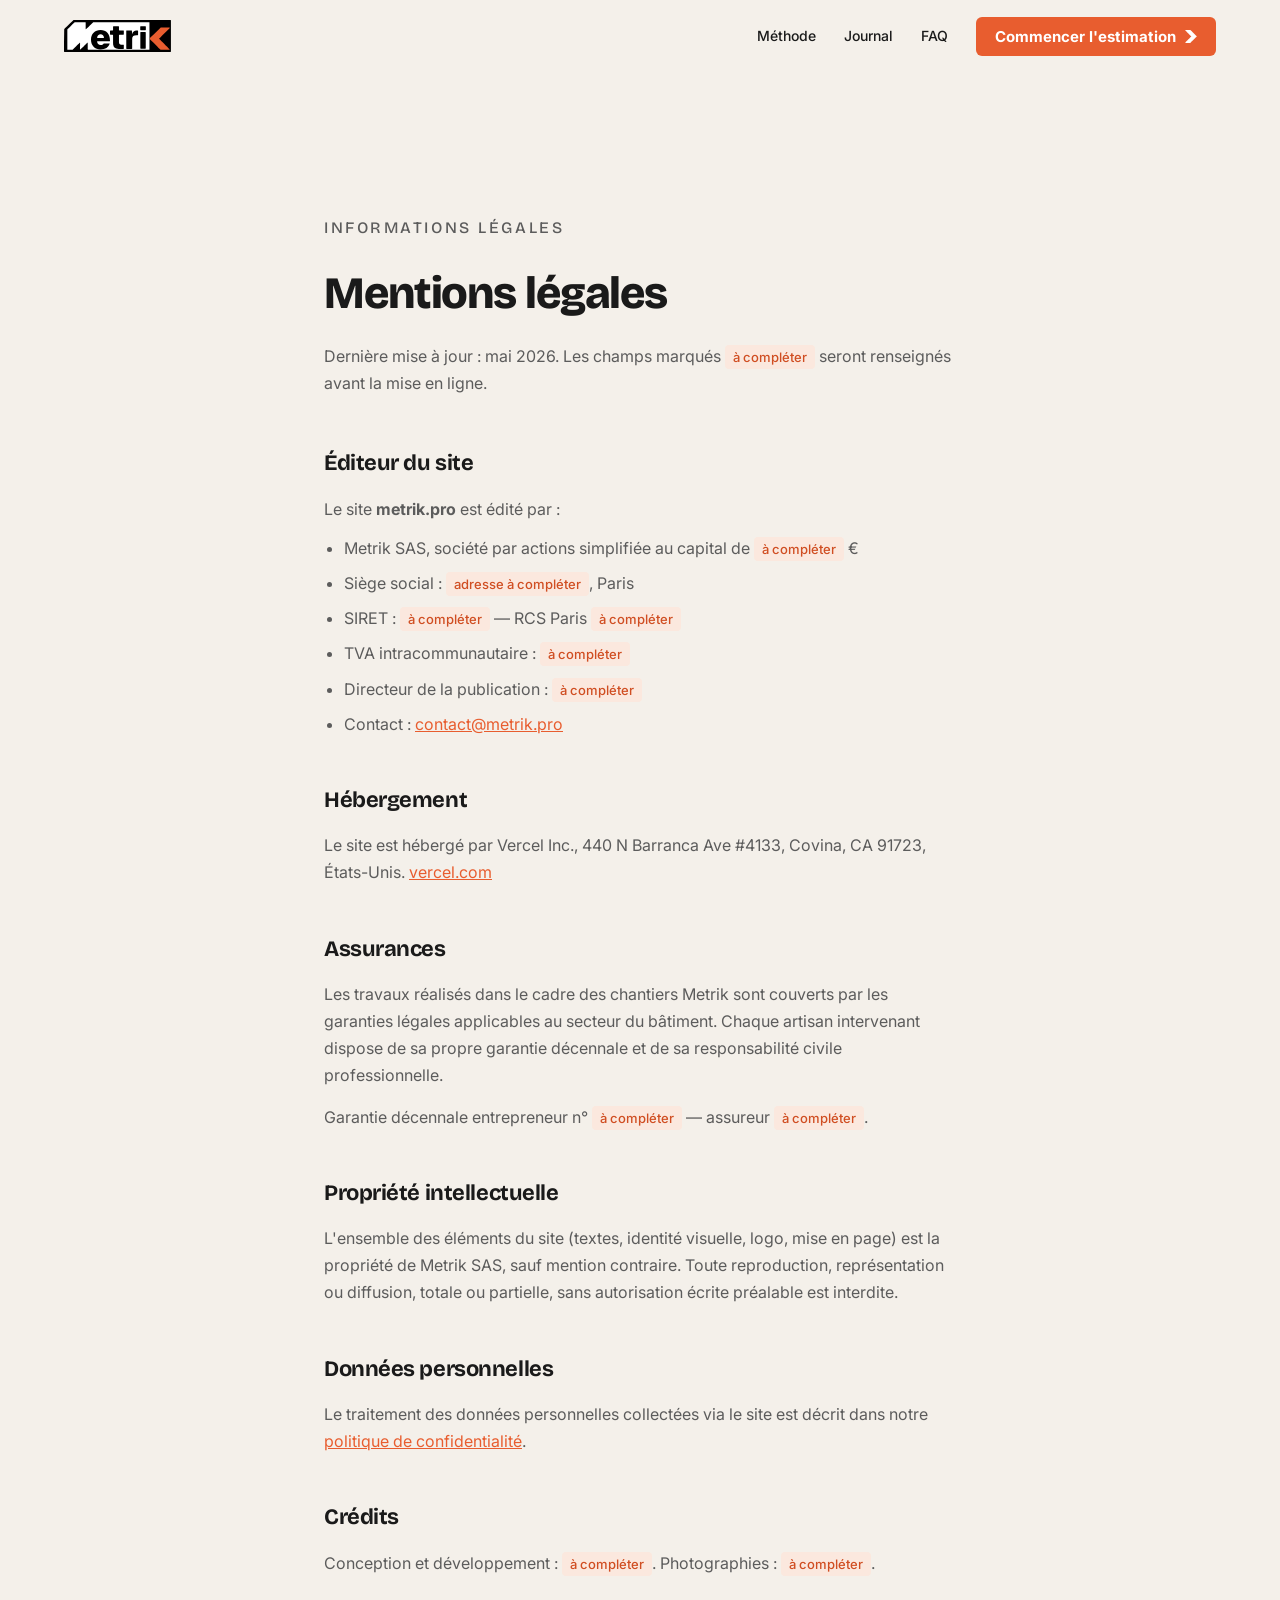
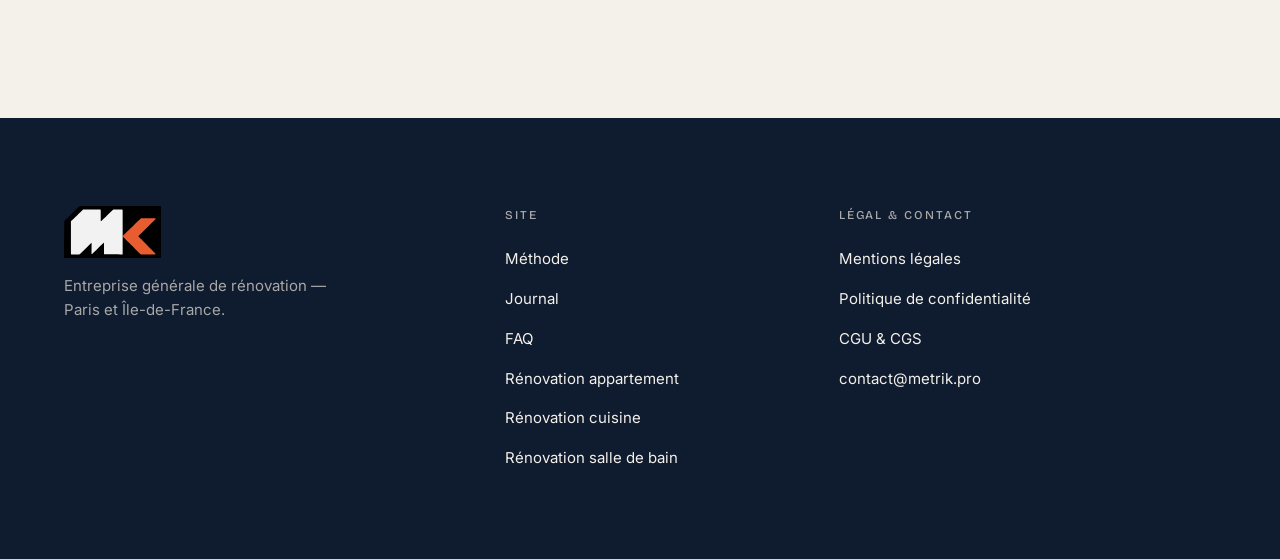
<file: mentions-legales.html>
<!DOCTYPE html>
<html lang="fr">
<head>
<meta charset="UTF-8" />
<meta name="viewport" content="width=device-width, initial-scale=1.0" />
<title>Mentions légales — Metrik</title>
<meta name="description" content="Mentions légales du site Metrik — entreprise générale de rénovation à Paris et en Île-de-France." />
<meta name="robots" content="noindex, nofollow" />

<!-- Canonical -->
<link rel="canonical" href="https://metrik.pro/mentions-legales" />

<!-- Favicon -->
<link rel="icon" href="/favicon.ico" sizes="any" />
<link rel="icon" href="/favicon.svg" type="image/svg+xml" />
<link rel="icon" type="image/png" sizes="96x96" href="/favicon-96x96.png" />
<link rel="apple-touch-icon" sizes="180x180" href="/apple-touch-icon.png" />
<link rel="manifest" href="/site.webmanifest" />

<!-- Fonts -->
<link rel="preconnect" href="https://fonts.googleapis.com" />
<link rel="preconnect" href="https://fonts.gstatic.com" crossorigin />

<!-- Open Graph -->
<meta property="og:type" content="website" />
<meta property="og:site_name" content="Metrik" />
<meta property="og:locale" content="fr_FR" />
<meta property="og:url" content="https://metrik.pro/mentions-legales" />
<meta property="og:title" content="Mentions légales — Metrik" />
<meta property="og:description" content="Mentions légales du site Metrik — entreprise générale de rénovation à Paris et en Île-de-France." />
<meta property="og:image" content="https://metrik.pro/og-image.jpg" />
<meta property="og:image:width" content="1200" />
<meta property="og:image:height" content="630" />
<meta property="og:image:alt" content="Mentions légales Metrik" />

<!-- Twitter / X -->
<meta name="twitter:card" content="summary_large_image" />
<meta name="twitter:title" content="Mentions légales — Metrik" />
<meta name="twitter:description" content="Mentions légales du site Metrik — entreprise générale de rénovation à Paris et en Île-de-France." />
<meta name="twitter:image" content="https://metrik.pro/og-image.jpg" />

<link rel="stylesheet" href="styles.css" />
</head>
<body>

<header class="site-header">
  <div class="container header-inner">
    <a href="index.html" aria-label="Metrik — accueil">
      <img src="assets/Metrik-logo.svg" alt="Metrik" class="header-logo" />
    </a>
    <nav class="header-nav" aria-label="Navigation principale">
      <a href="index.html#methode">Méthode</a>
      <a href="blog.html">Journal</a>
      <a href="index.html#faq">FAQ</a>
      <a href="https://tally.so/r/mRExqp" target="_blank" rel="noopener" class="btn btn-primary btn-sm header-cta-desktop">
        Commencer l'estimation <span class="brand-chevron" aria-hidden="true"></span>
      </a>
    </nav>
    <a href="https://tally.so/r/mRExqp" target="_blank" rel="noopener" class="btn btn-primary btn-sm header-cta-mobile" aria-label="Commencer l'estimation">
      Estimer <span class="brand-chevron" aria-hidden="true"></span>
    </a>
    <button class="hamburger" aria-label="Ouvrir le menu">
      <svg viewBox="0 0 24 24" fill="none" stroke-linecap="round" stroke-linejoin="round" stroke-width="1.5"><line x1="3" y1="7" x2="21" y2="7"/><line x1="3" y1="12" x2="21" y2="12"/><line x1="3" y1="17" x2="21" y2="17"/></svg>
    </button>
  </div>
</header>

<div class="mobile-drawer" aria-hidden="true">
  <div class="container mobile-drawer-top" style="padding-inline:0;">
    <img src="assets/Metrik-logo.svg" alt="Metrik" class="header-logo" />
    <button class="drawer-close" aria-label="Fermer le menu">
      <svg viewBox="0 0 24 24" fill="none" stroke-linecap="round" stroke-linejoin="round" stroke-width="1.5"><line x1="6" y1="6" x2="18" y2="18"/><line x1="18" y1="6" x2="6" y2="18"/></svg>
    </button>
  </div>
  <nav class="mobile-drawer-links" aria-label="Menu mobile">
    <a href="index.html#methode">Méthode</a>
    <a href="blog.html">Journal</a>
    <a href="index.html#faq">FAQ</a>
  </nav>
  <div class="mobile-drawer-cta">
    <a href="https://tally.so/r/mRExqp" target="_blank" rel="noopener" class="btn btn-primary">
      Commencer l'estimation <span class="brand-chevron" aria-hidden="true"></span>
    </a>
  </div>
</div>

<main>
  <section class="section">
    <div class="container legal">
      <p class="eyebrow">Informations légales</p>
      <h1>Mentions légales</h1>
      <p class="lead">Dernière mise à jour : mai 2026. Les champs marqués <span class="placeholder-tag">à compléter</span> seront renseignés avant la mise en ligne.</p>

      <h2>Éditeur du site</h2>
      <p>Le site <strong>metrik.pro</strong> est édité par :</p>
      <ul>
        <li>Metrik SAS, société par actions simplifiée au capital de <span class="placeholder-tag">à compléter</span> €</li>
        <li>Siège social : <span class="placeholder-tag">adresse à compléter</span>, Paris</li>
        <li>SIRET : <span class="placeholder-tag">à compléter</span> — RCS Paris <span class="placeholder-tag">à compléter</span></li>
        <li>TVA intracommunautaire : <span class="placeholder-tag">à compléter</span></li>
        <li>Directeur de la publication : <span class="placeholder-tag">à compléter</span></li>
        <li>Contact : <a href="mailto:contact@metrik.pro">contact@metrik.pro</a></li>
      </ul>

      <h2>Hébergement</h2>
      <p>Le site est hébergé par Vercel Inc., 440 N Barranca Ave #4133, Covina, CA 91723, États-Unis. <a href="https://vercel.com" target="_blank" rel="noopener">vercel.com</a></p>

      <h2>Assurances</h2>
      <p>Les travaux réalisés dans le cadre des chantiers Metrik sont couverts par les garanties légales applicables au secteur du bâtiment. Chaque artisan intervenant dispose de sa propre garantie décennale et de sa responsabilité civile professionnelle.</p>
      <p>Garantie décennale entrepreneur n° <span class="placeholder-tag">à compléter</span> — assureur <span class="placeholder-tag">à compléter</span>.</p>

      <h2>Propriété intellectuelle</h2>
      <p>L'ensemble des éléments du site (textes, identité visuelle, logo, mise en page) est la propriété de Metrik SAS, sauf mention contraire. Toute reproduction, représentation ou diffusion, totale ou partielle, sans autorisation écrite préalable est interdite.</p>

      <h2>Données personnelles</h2>
      <p>Le traitement des données personnelles collectées via le site est décrit dans notre <a href="politique-de-confidentialite.html">politique de confidentialité</a>.</p>

      <h2>Crédits</h2>
      <p>Conception et développement : <span class="placeholder-tag">à compléter</span>. Photographies : <span class="placeholder-tag">à compléter</span>.</p>
    </div>
  </section>
</main>

<footer class="site-footer">
  <div class="container footer-inner">
    <div class="footer-grid">
      <div class="footer-brand">
        <img src="assets/Mk-logo-v2.svg" alt="Metrik" class="footer-logo" />
        <p>Entreprise générale de rénovation — Paris et Île-de-France.</p>
      </div>
      <div class="footer-col">
        <h4>Site</h4>
        <ul>
          <li><a href="index.html#methode">Méthode</a></li>
          <li><a href="blog.html">Journal</a></li>
          <li><a href="index.html#faq">FAQ</a></li>
          <li><a href="renovation-appartement.html">Rénovation appartement</a></li>
          <li><a href="renovation-cuisine.html">Rénovation cuisine</a></li>
          <li><a href="renovation-salle-de-bain.html">Rénovation salle de bain</a></li>
        </ul>
      </div>
      <div class="footer-col">
        <h4>Légal &amp; contact</h4>
        <ul>
          <li><a href="mentions-legales.html">Mentions légales</a></li>
          <li><a href="politique-de-confidentialite.html">Politique de confidentialité</a></li>
          <li><a href="conditions-generales-dutilisation-et-de-service.html">CGU &amp; CGS</a></li>
          <li><a href="mailto:contact@metrik.pro">contact@metrik.pro</a></li>
        </ul>
      </div>
    </div>
  </div>
</footer>

<a href="https://tally.so/r/mRExqp" target="_blank" rel="noopener" class="mobile-call" aria-label="Commencer l'estimation">
  <svg viewBox="0 0 24 24" fill="none" stroke-linecap="round" stroke-linejoin="round" stroke-width="1.5" aria-hidden="true"><path d="M12 5v14"/><path d="M5 12l7 7 7-7"/></svg>
  Commencer l'estimation
</a>

<script src="site.js"></script>
</body>
</html>
</file>
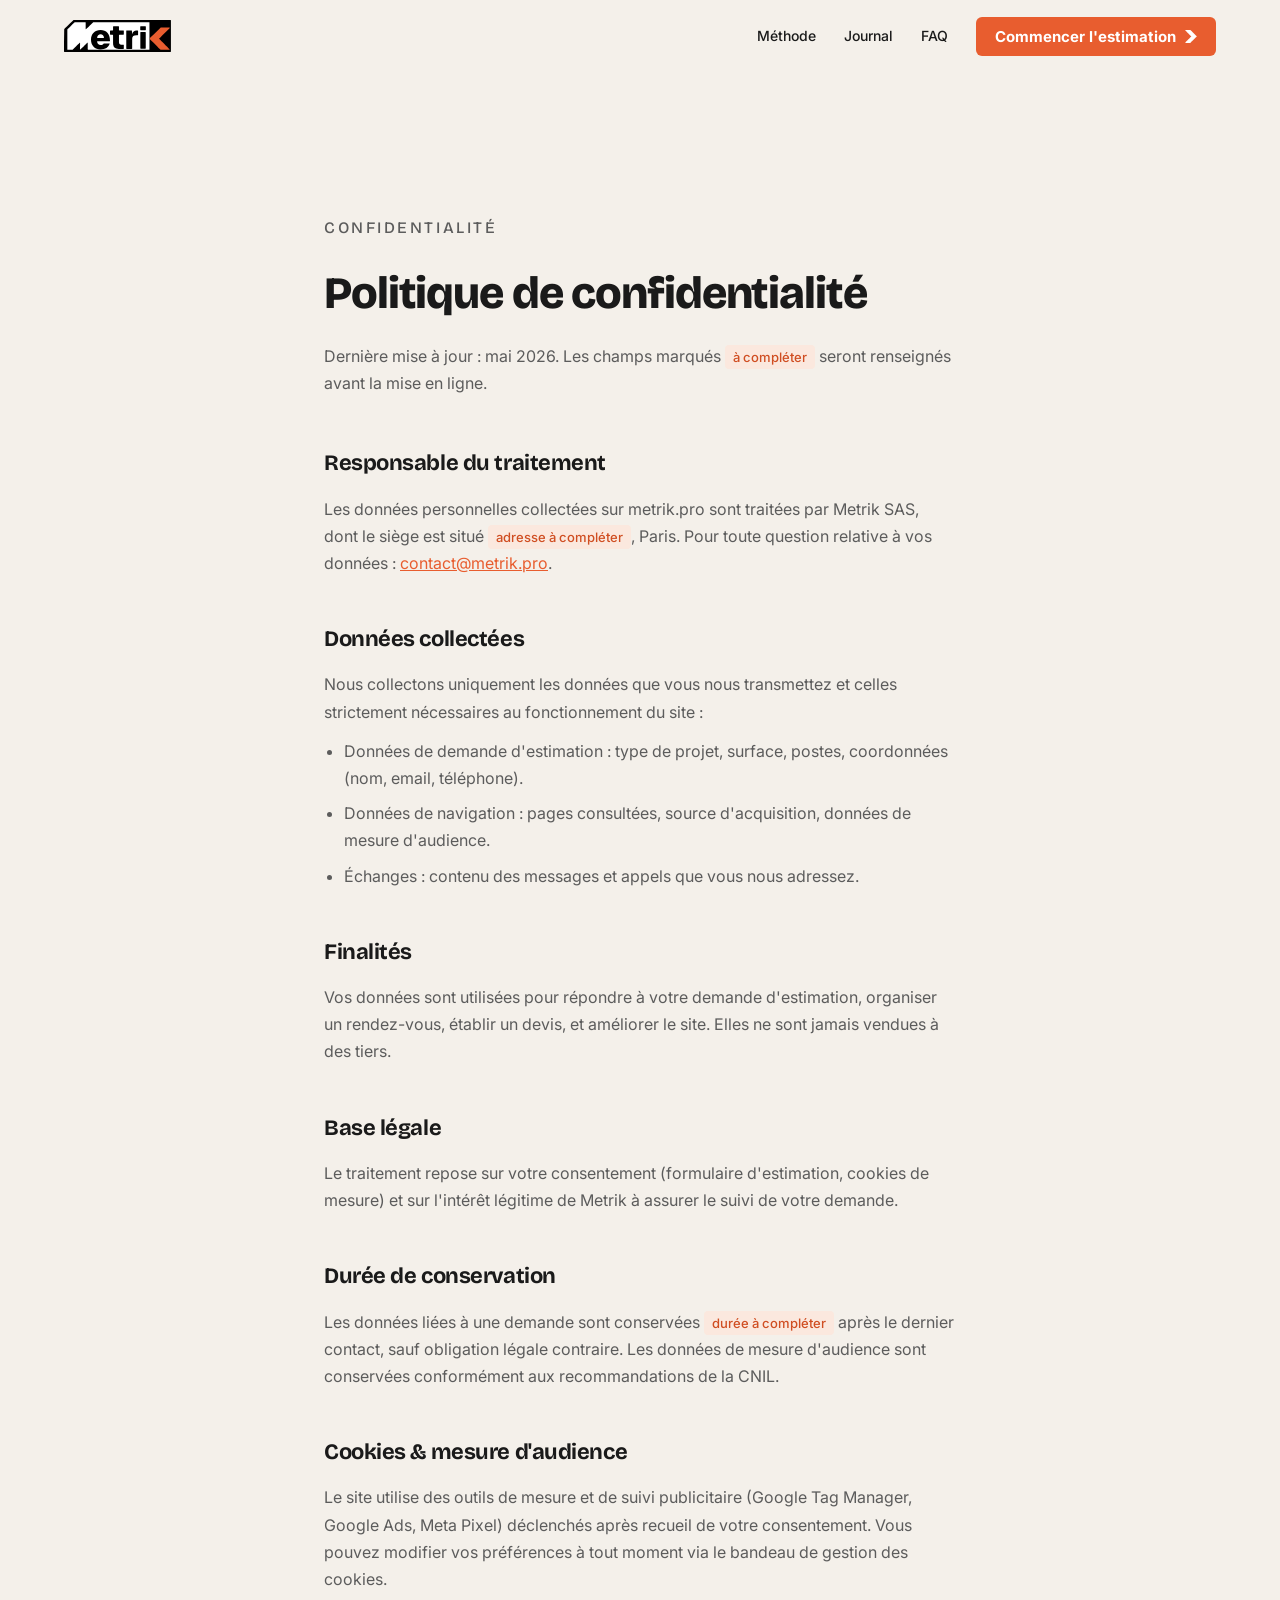
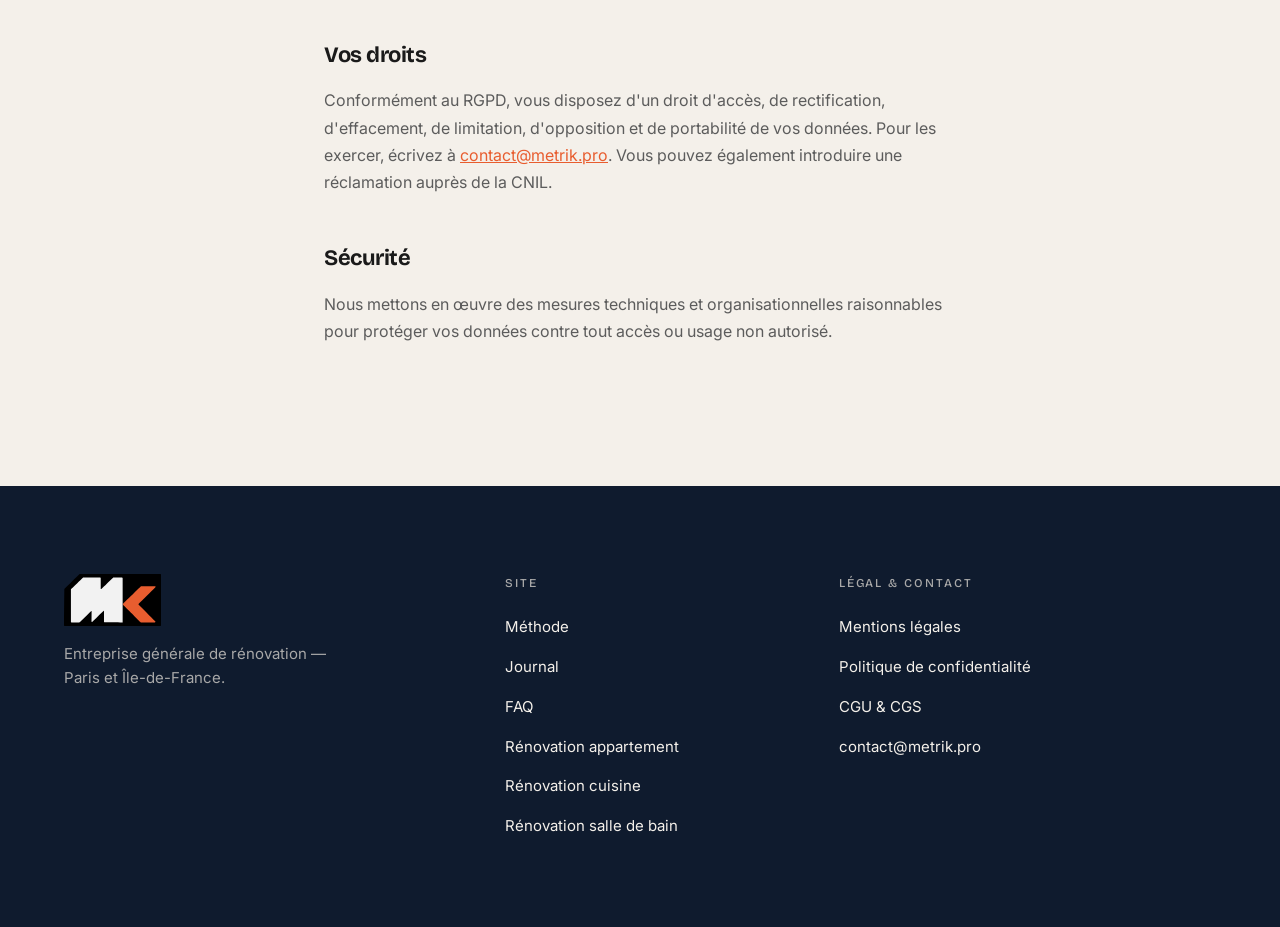
<file: politique-de-confidentialite.html>
<!DOCTYPE html>
<html lang="fr">
<head>
<meta charset="UTF-8" />
<meta name="viewport" content="width=device-width, initial-scale=1.0" />
<title>Politique de confidentialité — Metrik</title>
<meta name="description" content="Politique de confidentialité du site Metrik — traitement des données personnelles, cookies et droits des utilisateurs." />
<meta name="robots" content="noindex, nofollow" />

<!-- Canonical -->
<link rel="canonical" href="https://metrik.pro/politique-de-confidentialite" />

<!-- Favicon -->
<link rel="icon" href="/favicon.ico" sizes="any" />
<link rel="icon" href="/favicon.svg" type="image/svg+xml" />
<link rel="icon" type="image/png" sizes="96x96" href="/favicon-96x96.png" />
<link rel="apple-touch-icon" sizes="180x180" href="/apple-touch-icon.png" />
<link rel="manifest" href="/site.webmanifest" />

<!-- Fonts -->
<link rel="preconnect" href="https://fonts.googleapis.com" />
<link rel="preconnect" href="https://fonts.gstatic.com" crossorigin />

<!-- Open Graph -->
<meta property="og:type" content="website" />
<meta property="og:site_name" content="Metrik" />
<meta property="og:locale" content="fr_FR" />
<meta property="og:url" content="https://metrik.pro/politique-de-confidentialite" />
<meta property="og:title" content="Politique de confidentialité — Metrik" />
<meta property="og:description" content="Politique de confidentialité du site Metrik — traitement des données personnelles, cookies et droits des utilisateurs." />
<meta property="og:image" content="https://metrik.pro/og-image.jpg" />
<meta property="og:image:width" content="1200" />
<meta property="og:image:height" content="630" />
<meta property="og:image:alt" content="Politique de confidentialité Metrik" />

<!-- Twitter / X -->
<meta name="twitter:card" content="summary_large_image" />
<meta name="twitter:title" content="Politique de confidentialité — Metrik" />
<meta name="twitter:description" content="Politique de confidentialité du site Metrik — traitement des données personnelles, cookies et droits des utilisateurs." />
<meta name="twitter:image" content="https://metrik.pro/og-image.jpg" />

<link rel="stylesheet" href="styles.css" />
</head>
<body>

<header class="site-header">
  <div class="container header-inner">
    <a href="index.html" aria-label="Metrik — accueil">
      <img src="assets/Metrik-logo.svg" alt="Metrik" class="header-logo" />
    </a>
    <nav class="header-nav" aria-label="Navigation principale">
      <a href="index.html#methode">Méthode</a>
      <a href="blog.html">Journal</a>
      <a href="index.html#faq">FAQ</a>
      <a href="https://tally.so/r/mRExqp" target="_blank" rel="noopener" class="btn btn-primary btn-sm header-cta-desktop">
        Commencer l'estimation <span class="brand-chevron" aria-hidden="true"></span>
      </a>
    </nav>
    <a href="https://tally.so/r/mRExqp" target="_blank" rel="noopener" class="btn btn-primary btn-sm header-cta-mobile" aria-label="Commencer l'estimation">
      Estimer <span class="brand-chevron" aria-hidden="true"></span>
    </a>
    <button class="hamburger" aria-label="Ouvrir le menu">
      <svg viewBox="0 0 24 24" fill="none" stroke-linecap="round" stroke-linejoin="round" stroke-width="1.5"><line x1="3" y1="7" x2="21" y2="7"/><line x1="3" y1="12" x2="21" y2="12"/><line x1="3" y1="17" x2="21" y2="17"/></svg>
    </button>
  </div>
</header>

<div class="mobile-drawer" aria-hidden="true">
  <div class="container mobile-drawer-top" style="padding-inline:0;">
    <img src="assets/Metrik-logo.svg" alt="Metrik" class="header-logo" />
    <button class="drawer-close" aria-label="Fermer le menu">
      <svg viewBox="0 0 24 24" fill="none" stroke-linecap="round" stroke-linejoin="round" stroke-width="1.5"><line x1="6" y1="6" x2="18" y2="18"/><line x1="18" y1="6" x2="6" y2="18"/></svg>
    </button>
  </div>
  <nav class="mobile-drawer-links" aria-label="Menu mobile">
    <a href="index.html#methode">Méthode</a>
    <a href="blog.html">Journal</a>
    <a href="index.html#faq">FAQ</a>
  </nav>
  <div class="mobile-drawer-cta">
    <a href="https://tally.so/r/mRExqp" target="_blank" rel="noopener" class="btn btn-primary">
      Commencer l'estimation <span class="brand-chevron" aria-hidden="true"></span>
    </a>
  </div>
</div>

<main>
  <section class="section">
    <div class="container legal">
      <p class="eyebrow">Confidentialité</p>
      <h1>Politique de confidentialité</h1>
      <p class="lead">Dernière mise à jour : mai 2026. Les champs marqués <span class="placeholder-tag">à compléter</span> seront renseignés avant la mise en ligne.</p>

      <h2>Responsable du traitement</h2>
      <p>Les données personnelles collectées sur metrik.pro sont traitées par Metrik SAS, dont le siège est situé <span class="placeholder-tag">adresse à compléter</span>, Paris. Pour toute question relative à vos données : <a href="mailto:contact@metrik.pro">contact@metrik.pro</a>.</p>

      <h2>Données collectées</h2>
      <p>Nous collectons uniquement les données que vous nous transmettez et celles strictement nécessaires au fonctionnement du site :</p>
      <ul>
        <li>Données de demande d'estimation : type de projet, surface, postes, coordonnées (nom, email, téléphone).</li>
        <li>Données de navigation : pages consultées, source d'acquisition, données de mesure d'audience.</li>
        <li>Échanges : contenu des messages et appels que vous nous adressez.</li>
      </ul>

      <h2>Finalités</h2>
      <p>Vos données sont utilisées pour répondre à votre demande d'estimation, organiser un rendez-vous, établir un devis, et améliorer le site. Elles ne sont jamais vendues à des tiers.</p>

      <h2>Base légale</h2>
      <p>Le traitement repose sur votre consentement (formulaire d'estimation, cookies de mesure) et sur l'intérêt légitime de Metrik à assurer le suivi de votre demande.</p>

      <h2>Durée de conservation</h2>
      <p>Les données liées à une demande sont conservées <span class="placeholder-tag">durée à compléter</span> après le dernier contact, sauf obligation légale contraire. Les données de mesure d'audience sont conservées conformément aux recommandations de la CNIL.</p>

      <h2>Cookies &amp; mesure d'audience</h2>
      <p>Le site utilise des outils de mesure et de suivi publicitaire (Google Tag Manager, Google Ads, Meta Pixel) déclenchés après recueil de votre consentement. Vous pouvez modifier vos préférences à tout moment via le bandeau de gestion des cookies.</p>

      <h2>Vos droits</h2>
      <p>Conformément au RGPD, vous disposez d'un droit d'accès, de rectification, d'effacement, de limitation, d'opposition et de portabilité de vos données. Pour les exercer, écrivez à <a href="mailto:contact@metrik.pro">contact@metrik.pro</a>. Vous pouvez également introduire une réclamation auprès de la CNIL.</p>

      <h2>Sécurité</h2>
      <p>Nous mettons en œuvre des mesures techniques et organisationnelles raisonnables pour protéger vos données contre tout accès ou usage non autorisé.</p>
    </div>
  </section>
</main>

<footer class="site-footer">
  <div class="container footer-inner">
    <div class="footer-grid">
      <div class="footer-brand">
        <img src="assets/Mk-logo-v2.svg" alt="Metrik" class="footer-logo" />
        <p>Entreprise générale de rénovation — Paris et Île-de-France.</p>
      </div>
      <div class="footer-col">
        <h4>Site</h4>
        <ul>
          <li><a href="index.html#methode">Méthode</a></li>
          <li><a href="blog.html">Journal</a></li>
          <li><a href="index.html#faq">FAQ</a></li>
          <li><a href="renovation-appartement.html">Rénovation appartement</a></li>
          <li><a href="renovation-cuisine.html">Rénovation cuisine</a></li>
          <li><a href="renovation-salle-de-bain.html">Rénovation salle de bain</a></li>
        </ul>
      </div>
      <div class="footer-col">
        <h4>Légal &amp; contact</h4>
        <ul>
          <li><a href="mentions-legales.html">Mentions légales</a></li>
          <li><a href="politique-de-confidentialite.html">Politique de confidentialité</a></li>
          <li><a href="conditions-generales-dutilisation-et-de-service.html">CGU &amp; CGS</a></li>
          <li><a href="mailto:contact@metrik.pro">contact@metrik.pro</a></li>
        </ul>
      </div>
    </div>
  </div>
</footer>

<a href="https://tally.so/r/mRExqp" target="_blank" rel="noopener" class="mobile-call" aria-label="Commencer l'estimation">
  <svg viewBox="0 0 24 24" fill="none" stroke-linecap="round" stroke-linejoin="round" stroke-width="1.5" aria-hidden="true"><path d="M12 5v14"/><path d="M5 12l7 7 7-7"/></svg>
  Commencer l'estimation
</a>

<script src="site.js"></script>
</body>
</html>
</file>
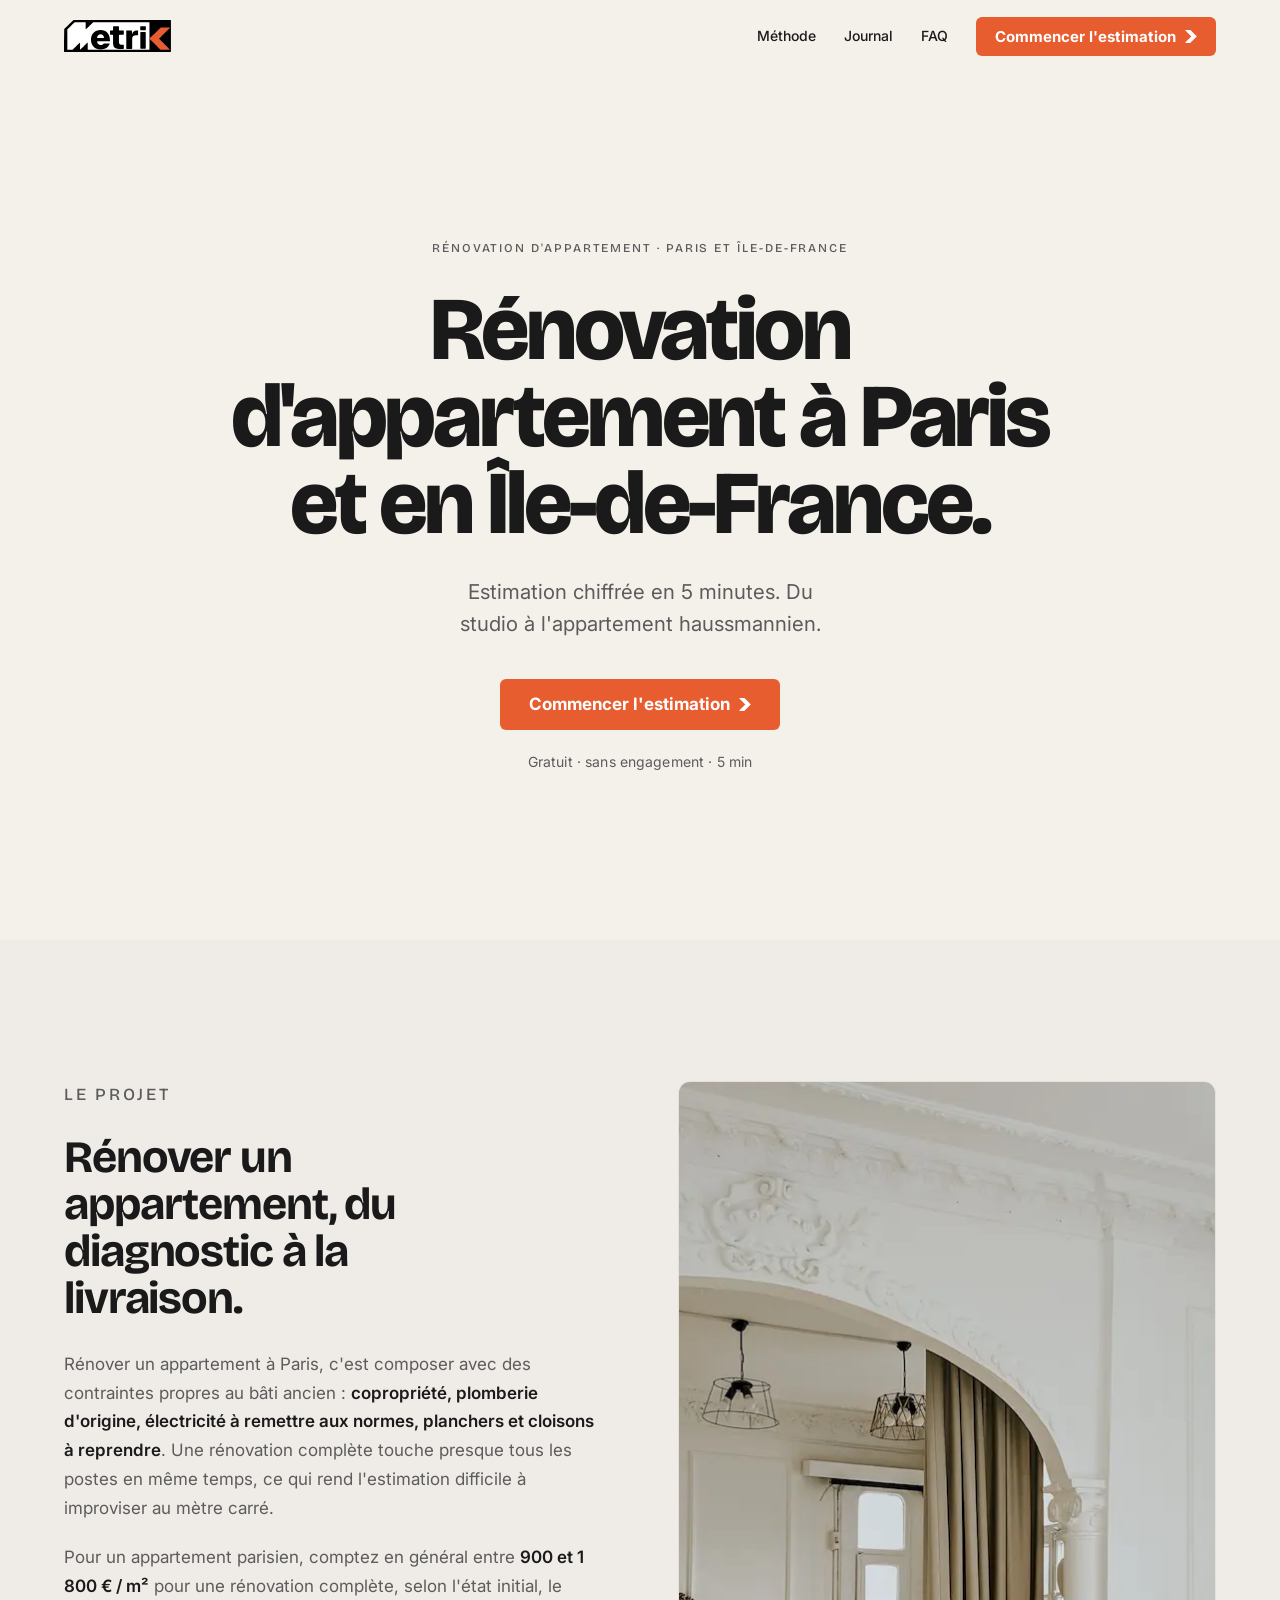
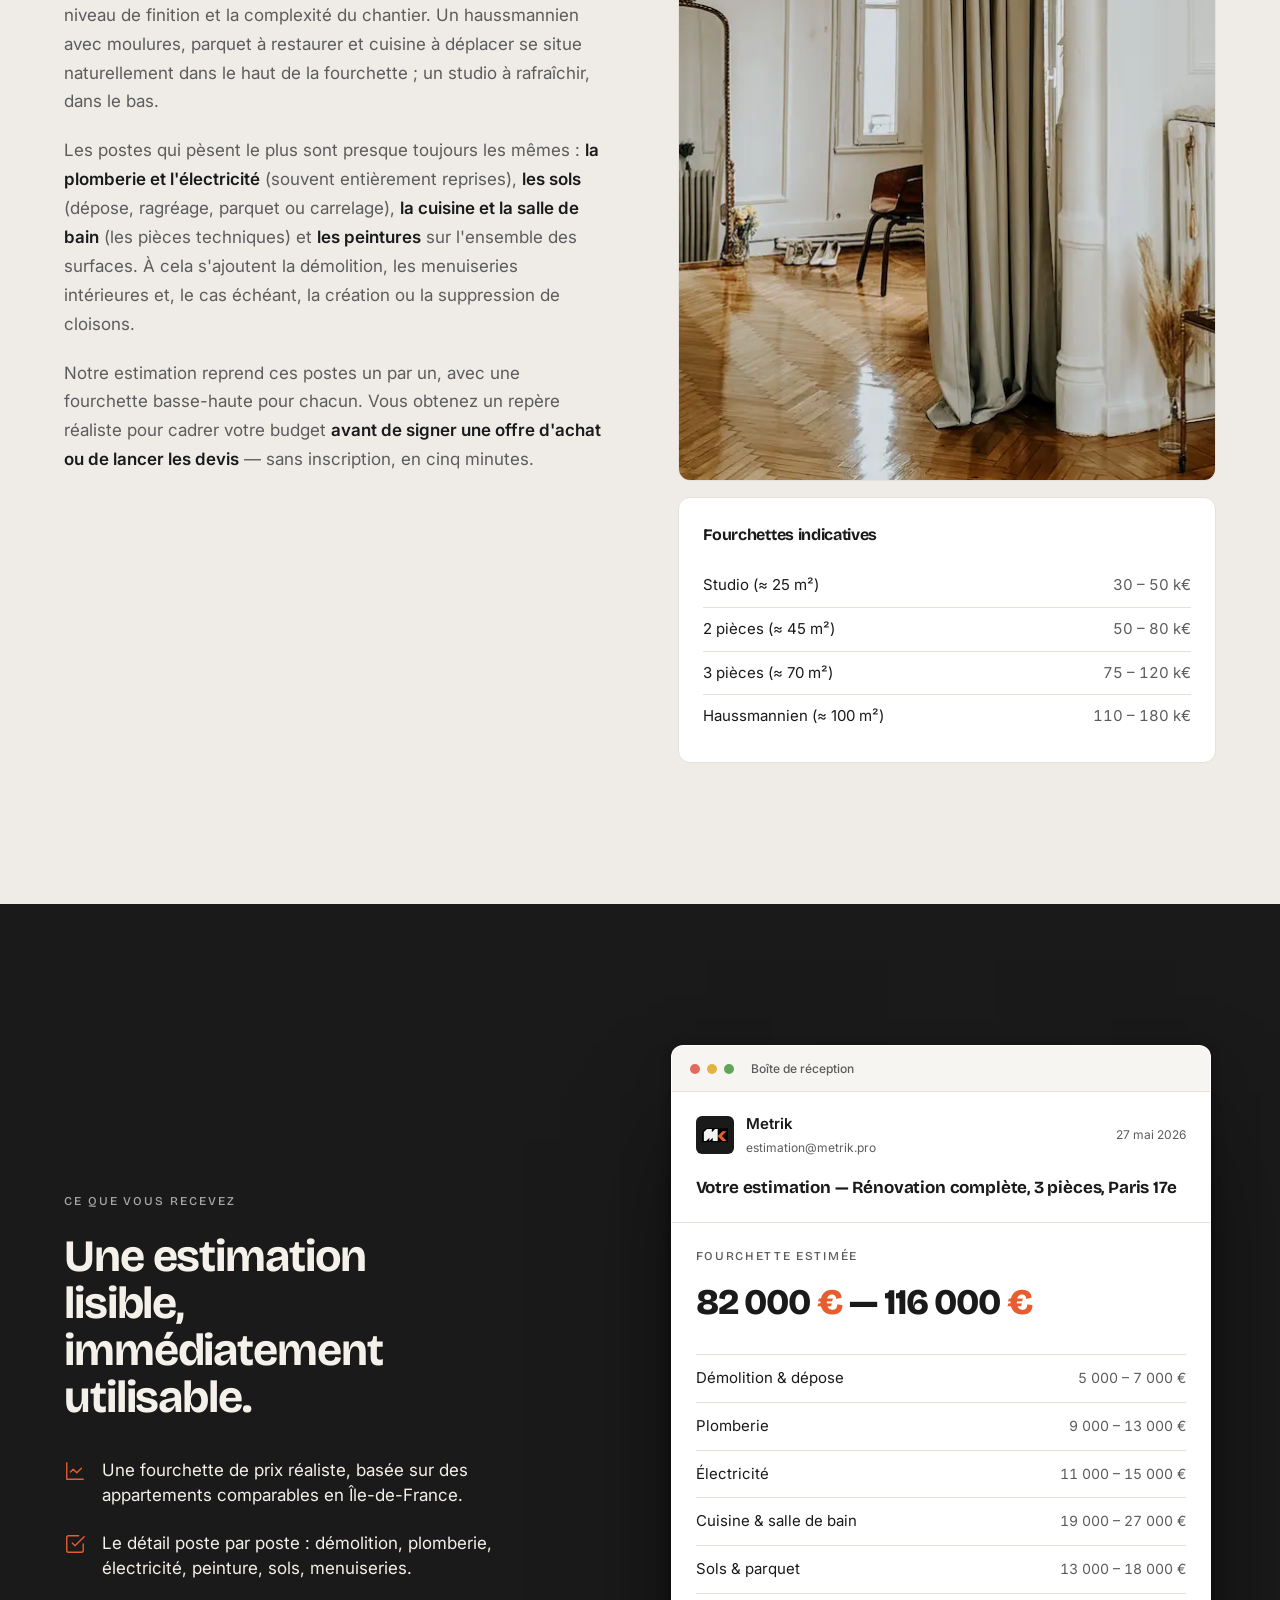
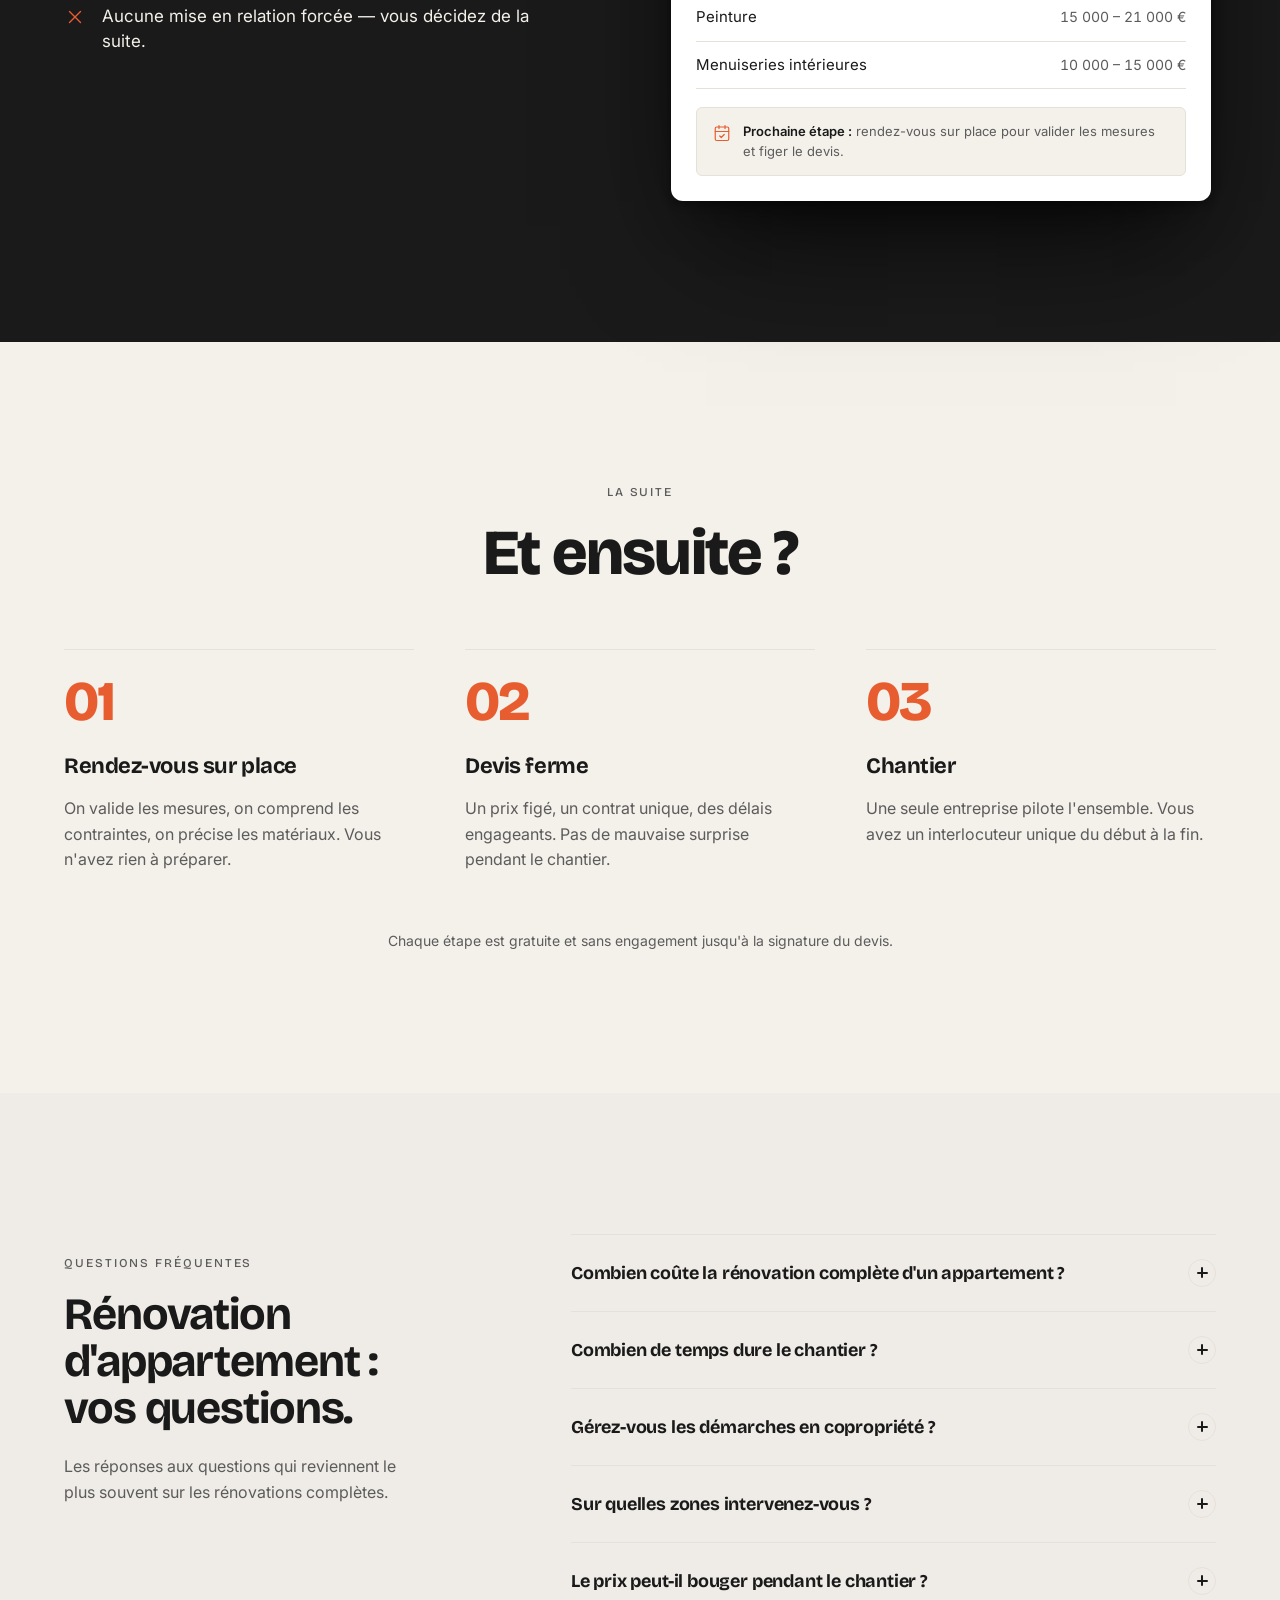
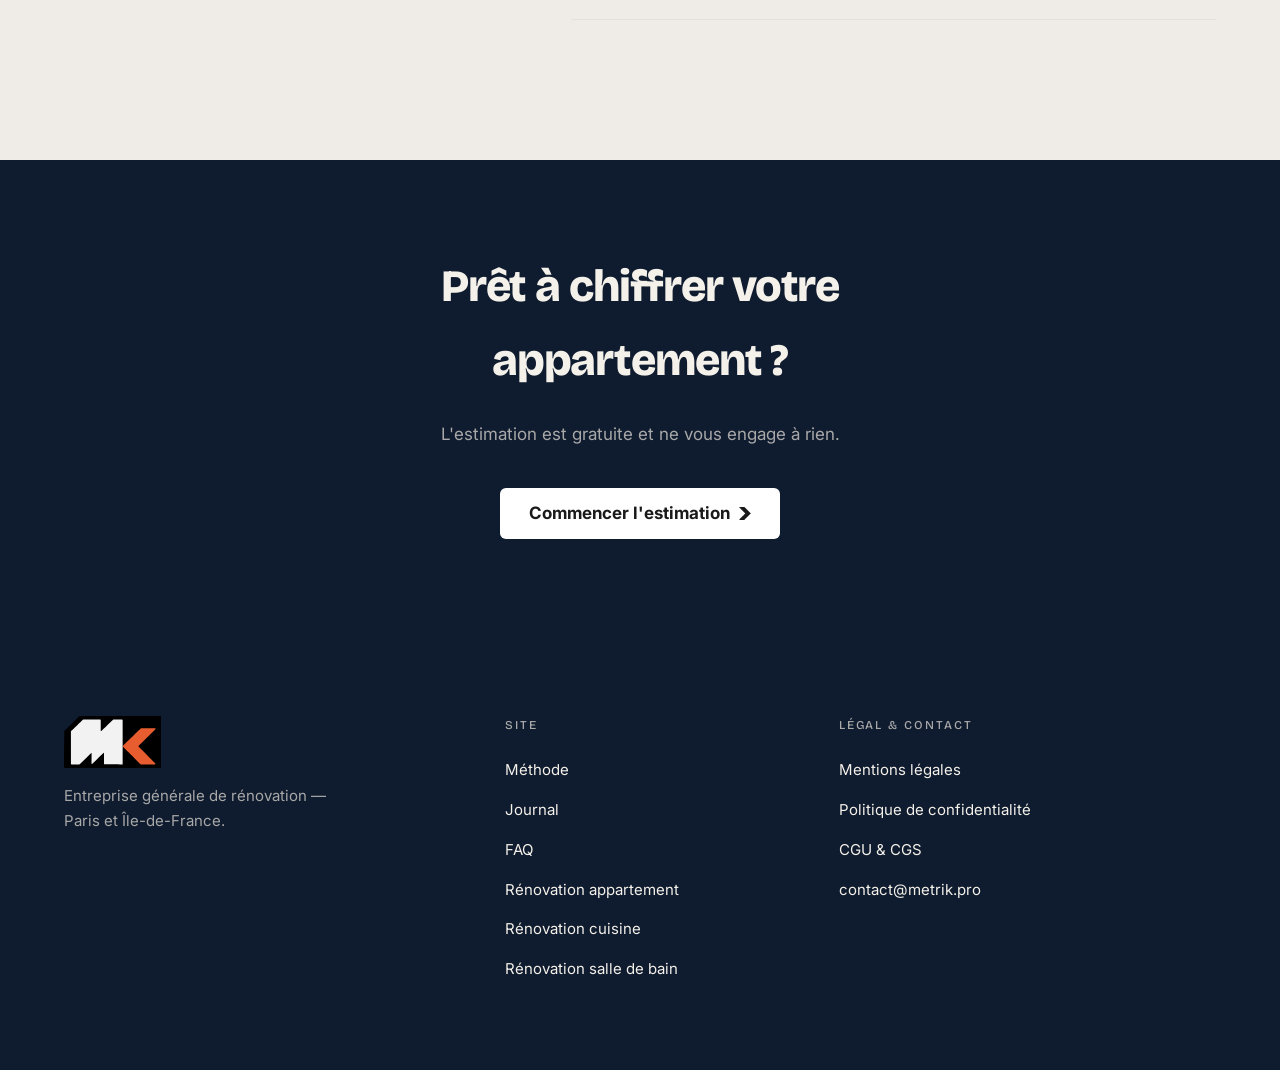
<file: renovation-appartement.html>
<!DOCTYPE html>
<html lang="fr">
<head>
<meta charset="UTF-8" />
<meta name="viewport" content="width=device-width, initial-scale=1.0" />
<title>Rénovation d'appartement à Paris et Île-de-France — Metrik</title>
<meta name="description" content="Estimation gratuite de votre rénovation d'appartement en 5 minutes. Devis ferme, prix global garanti, projet livré aux délais. Paris et Île-de-France." />
<meta name="robots" content="index, follow" />

<!-- Canonical -->
<link rel="canonical" href="https://metrik.pro/renovation-appartement" />

<!-- Favicon -->
<link rel="icon" href="/favicon.ico" sizes="any" />
<link rel="icon" href="/favicon.svg" type="image/svg+xml" />
<link rel="icon" type="image/png" sizes="96x96" href="/favicon-96x96.png" />
<link rel="apple-touch-icon" sizes="180x180" href="/apple-touch-icon.png" />
<link rel="manifest" href="/site.webmanifest" />

<!-- Fonts -->
<link rel="preconnect" href="https://fonts.googleapis.com" />
<link rel="preconnect" href="https://fonts.gstatic.com" crossorigin />

<!-- Open Graph -->
<meta property="og:type" content="website" />
<meta property="og:site_name" content="Metrik" />
<meta property="og:locale" content="fr_FR" />
<meta property="og:url" content="https://metrik.pro/renovation-appartement" />
<meta property="og:title" content="Rénovation d'appartement à Paris et Île-de-France — Metrik" />
<meta property="og:description" content="Estimation gratuite de votre rénovation d'appartement en 5 minutes. Devis ferme, prix global garanti, projet livré aux délais. Paris et Île-de-France." />
<meta property="og:image" content="https://metrik.pro/og-image.jpg" />
<meta property="og:image:width" content="1200" />
<meta property="og:image:height" content="630" />
<meta property="og:image:alt" content="Rénovation d'appartement à Paris — estimation Metrik" />

<!-- Twitter / X -->
<meta name="twitter:card" content="summary_large_image" />
<meta name="twitter:title" content="Rénovation d'appartement à Paris et Île-de-France — Metrik" />
<meta name="twitter:description" content="Estimation gratuite de votre rénovation d'appartement en 5 minutes. Devis ferme, prix global garanti, projet livré aux délais. Paris et Île-de-France." />
<meta name="twitter:image" content="https://metrik.pro/og-image.jpg" />

<link rel="stylesheet" href="styles.css" />
</head>
<body>

<!-- ============ HEADER ============ -->
<header class="site-header">
  <div class="container header-inner">
    <a href="index.html" aria-label="Metrik — accueil">
      <img src="assets/Metrik-logo.svg" alt="Metrik" class="header-logo" />
    </a>
    <nav class="header-nav" aria-label="Navigation principale">
      <a href="index.html#methode">Méthode</a>
      <a href="blog.html">Journal</a>
      <a href="#faq">FAQ</a>
      <a href="https://tally.so/r/mRExqp" target="_blank" rel="noopener" class="btn btn-primary btn-sm header-cta-desktop">
        Commencer l'estimation <span class="brand-chevron" aria-hidden="true"></span>
      </a>
    </nav>
    <a href="https://tally.so/r/mRExqp" target="_blank" rel="noopener" class="btn btn-primary btn-sm header-cta-mobile" aria-label="Commencer l'estimation">
      Estimer <span class="brand-chevron" aria-hidden="true"></span>
    </a>
    <button class="hamburger" aria-label="Ouvrir le menu">
      <svg viewBox="0 0 24 24" fill="none" stroke-linecap="round" stroke-linejoin="round" stroke-width="1.5"><line x1="3" y1="7" x2="21" y2="7"/><line x1="3" y1="12" x2="21" y2="12"/><line x1="3" y1="17" x2="21" y2="17"/></svg>
    </button>
  </div>
</header>

<div class="mobile-drawer" aria-hidden="true">
  <div class="container mobile-drawer-top" style="padding-inline:0;">
    <img src="assets/Metrik-logo.svg" alt="Metrik" class="header-logo" />
    <button class="drawer-close" aria-label="Fermer le menu">
      <svg viewBox="0 0 24 24" fill="none" stroke-linecap="round" stroke-linejoin="round" stroke-width="1.5"><line x1="6" y1="6" x2="18" y2="18"/><line x1="18" y1="6" x2="6" y2="18"/></svg>
    </button>
  </div>
  <nav class="mobile-drawer-links" aria-label="Menu mobile">
    <a href="index.html#methode">Méthode</a>
    <a href="blog.html">Journal</a>
    <a href="#faq">FAQ</a>
  </nav>
  <div class="mobile-drawer-cta">
    <a href="https://tally.so/r/mRExqp" target="_blank" rel="noopener" class="btn btn-primary">
      Commencer l'estimation <span class="brand-chevron" aria-hidden="true"></span>
    </a>
  </div>
</div>

<main>

  <!-- ============ HERO ============ -->
  <section class="hero bg-cream">
    <div class="container">
      <p class="eyebrow reveal">Rénovation d'appartement · Paris et Île-de-France</p>
      <h1 class="display-xl reveal">Rénovation d'appartement à Paris et en Île-de-France.</h1>
      <p class="hero-sub reveal">Estimation chiffrée en 5 minutes. Du studio à l'appartement haussmannien.</p>
      <div class="hero-cta reveal">
        <a href="https://tally.so/r/mRExqp" target="_blank" rel="noopener" class="btn btn-primary">
          Commencer l'estimation <span class="brand-chevron" aria-hidden="true"></span>
        </a>
      </div>
      <p class="hero-note reveal">Gratuit · sans engagement · 5 min</p>
    </div>
  </section>

  <!-- ============ INTRO ÉDITORIALE ============ -->
  <section class="section bg-cream-soft">
    <div class="container editorial">
      <div class="editorial-body reveal">
        <p class="eyebrow">Le projet</p>
        <h2 class="display-md">Rénover un appartement, du diagnostic à la livraison.</h2>
        <p>Rénover un appartement à Paris, c'est composer avec des contraintes propres au bâti ancien : <strong>copropriété, plomberie d'origine, électricité à remettre aux normes, planchers et cloisons à reprendre</strong>. Une rénovation complète touche presque tous les postes en même temps, ce qui rend l'estimation difficile à improviser au mètre carré.</p>
        <p>Pour un appartement parisien, comptez en général entre <strong>900 et 1 800 € / m²</strong> pour une rénovation complète, selon l'état initial, le niveau de finition et la complexité du chantier. Un haussmannien avec moulures, parquet à restaurer et cuisine à déplacer se situe naturellement dans le haut de la fourchette ; un studio à rafraîchir, dans le bas.</p>
        <p>Les postes qui pèsent le plus sont presque toujours les mêmes : <strong>la plomberie et l'électricité</strong> (souvent entièrement reprises), <strong>les sols</strong> (dépose, ragréage, parquet ou carrelage), <strong>la cuisine et la salle de bain</strong> (les pièces techniques) et <strong>les peintures</strong> sur l'ensemble des surfaces. À cela s'ajoutent la démolition, les menuiseries intérieures et, le cas échéant, la création ou la suppression de cloisons.</p>
        <p>Notre estimation reprend ces postes un par un, avec une fourchette basse-haute pour chacun. Vous obtenez un repère réaliste pour cadrer votre budget <strong>avant de signer une offre d'achat ou de lancer les devis</strong> — sans inscription, en cinq minutes.</p>
      </div>
      <aside class="editorial-aside">
        <img src="assets/seo-appartement.webp" alt="Appartement haussmannien rénové à Paris — séjour avec parquet et moulures" class="seo-img reveal" width="800" height="1000" loading="lazy" />
        <div class="price-band reveal">
          <h4>Fourchettes indicatives</h4>
          <div class="pr-row"><span>Studio (≈ 25 m²)</span><span class="montant">30 – 50 k€</span></div>
          <div class="pr-row"><span>2 pièces (≈ 45 m²)</span><span class="montant">50 – 80 k€</span></div>
          <div class="pr-row"><span>3 pièces (≈ 70 m²)</span><span class="montant">75 – 120 k€</span></div>
          <div class="pr-row"><span>Haussmannien (≈ 100 m²)</span><span class="montant">110 – 180 k€</span></div>
        </div>
      </aside>
    </div>
  </section>

  <!-- ============ ESTIMATION PREVIEW ============ -->
  <section class="section bg-dark">
    <div class="container two-col">
      <div class="preview-text reveal">
        <p class="eyebrow">Ce que vous recevez</p>
        <h2 class="display-md">Une estimation lisible, immédiatement utilisable.</h2>
        <ul class="feature-list">
          <li class="feature-item">
            <svg class="ic" viewBox="0 0 24 24" fill="none" stroke-linecap="round" stroke-linejoin="round" aria-hidden="true"><path d="M3 3v18h18"/><path d="m19 9-5 5-4-4-3 3"/></svg>
            <p>Une fourchette de prix réaliste, basée sur des appartements comparables en Île-de-France.</p>
          </li>
          <li class="feature-item">
            <svg class="ic" viewBox="0 0 24 24" fill="none" stroke-linecap="round" stroke-linejoin="round" aria-hidden="true"><path d="m9 11 3 3L22 4"/><path d="M21 12v7a2 2 0 0 1-2 2H5a2 2 0 0 1-2-2V5a2 2 0 0 1 2-2h11"/></svg>
            <p>Le détail poste par poste : démolition, plomberie, électricité, peinture, sols, menuiseries.</p>
          </li>
          <li class="feature-item">
            <svg class="ic" viewBox="0 0 24 24" fill="none" stroke-linecap="round" stroke-linejoin="round" aria-hidden="true"><path d="M18 6 6 18"/><path d="m6 6 12 12"/></svg>
            <p>Aucune mise en relation forcée — vous décidez de la suite.</p>
          </li>
        </ul>
      </div>

      <div class="reveal email-card-wrap">
        <article class="email-card">
          <div class="email-toolbar">
            <span class="dot r"></span><span class="dot y"></span><span class="dot g"></span>
            <span class="tb-label">Boîte de réception</span>
          </div>
          <div class="email-head">
            <div class="email-sender">
              <span class="email-avatar"><img src="assets/Mk-logo.svg" alt="" /></span>
              <span class="email-sender-meta">
                <span class="email-from">Metrik</span>
                <span class="email-addr">estimation@metrik.pro</span>
              </span>
              <span class="email-date">27 mai 2026</span>
            </div>
            <p class="email-subject">Votre estimation — Rénovation complète, 3 pièces, Paris 17e</p>
          </div>
          <div class="email-body">
            <p class="estimate-range-label">Fourchette estimée</p>
            <p class="estimate-range">82 000 <span class="cur">€</span> — 116 000 <span class="cur">€</span></p>
            <div class="estimate-table">
              <div class="estimate-row"><span class="poste">Démolition &amp; dépose</span><span class="montant">5 000 – 7 000 €</span></div>
              <div class="estimate-row"><span class="poste">Plomberie</span><span class="montant">9 000 – 13 000 €</span></div>
              <div class="estimate-row"><span class="poste">Électricité</span><span class="montant">11 000 – 15 000 €</span></div>
              <div class="estimate-row"><span class="poste">Cuisine &amp; salle de bain</span><span class="montant">19 000 – 27 000 €</span></div>
              <div class="estimate-row"><span class="poste">Sols &amp; parquet</span><span class="montant">13 000 – 18 000 €</span></div>
              <div class="estimate-row"><span class="poste">Peinture</span><span class="montant">15 000 – 21 000 €</span></div>
              <div class="estimate-row"><span class="poste">Menuiseries intérieures</span><span class="montant">10 000 – 15 000 €</span></div>
            </div>
            <div class="estimate-foot">
              <svg class="ic" viewBox="0 0 24 24" fill="none" stroke-linecap="round" stroke-linejoin="round" aria-hidden="true"><rect x="3" y="4" width="18" height="18" rx="2"/><path d="M16 2v4M8 2v4M3 10h18"/><path d="m9 16 2 2 4-4"/></svg>
              <p><strong>Prochaine étape :</strong> rendez-vous sur place pour valider les mesures et figer le devis.</p>
            </div>
          </div>
        </article>
      </div>
    </div>
  </section>

  <!-- ============ ET ENSUITE ============ -->
  <section class="section bg-cream" id="methode">
    <div class="container">
      <div class="steps-head reveal">
        <p class="eyebrow">La suite</p>
        <h2 class="display-lg">Et ensuite ?</h2>
      </div>
      <div class="steps-grid">
        <div class="step-card reveal">
          <div class="step-num">01</div>
          <h3>Rendez-vous sur place</h3>
          <p>On valide les mesures, on comprend les contraintes, on précise les matériaux. Vous n'avez rien à préparer.</p>
        </div>
        <div class="step-card reveal">
          <div class="step-num">02</div>
          <h3>Devis ferme</h3>
          <p>Un prix figé, un contrat unique, des délais engageants. Pas de mauvaise surprise pendant le chantier.</p>
        </div>
        <div class="step-card reveal">
          <div class="step-num">03</div>
          <h3>Chantier</h3>
          <p>Une seule entreprise pilote l'ensemble. Vous avez un interlocuteur unique du début à la fin.</p>
        </div>
      </div>
      <p class="steps-note reveal">Chaque étape est gratuite et sans engagement jusqu'à la signature du devis.</p>
    </div>
  </section>

  <!-- ============ FAQ ============ -->
  <section class="section bg-cream-soft" id="faq">
    <div class="container faq-layout">
      <div class="faq-intro reveal">
        <p class="eyebrow">Questions fréquentes</p>
        <h2 class="display-md">Rénovation d'appartement : vos questions.</h2>
        <p>Les réponses aux questions qui reviennent le plus souvent sur les rénovations complètes.</p>
      </div>
      <div class="faq-list reveal">
        <div class="faq-item">
          <button class="faq-q" aria-expanded="false" aria-controls="faq-1">Combien coûte la rénovation complète d'un appartement ?<span class="faq-icon" aria-hidden="true"></span></button>
          <div class="faq-a" id="faq-1"><div class="faq-a-inner">À Paris, comptez en général entre 900 et 1 800 € / m² pour une rénovation complète, selon l'état initial, le niveau de finition et la complexité du chantier. L'estimation en ligne vous donne une fourchette adaptée à votre surface et à vos postes en cinq minutes.</div></div>
        </div>
        <div class="faq-item">
          <button class="faq-q" aria-expanded="false" aria-controls="faq-2">Combien de temps dure le chantier ?<span class="faq-icon" aria-hidden="true"></span></button>
          <div class="faq-a" id="faq-2"><div class="faq-a-inner">Pour une rénovation complète d'appartement, comptez généralement de 8 à 16 semaines selon la surface et l'ampleur des travaux. Le planning précis et engageant est défini dans le devis ferme, après la visite sur place.</div></div>
        </div>
        <div class="faq-item">
          <button class="faq-q" aria-expanded="false" aria-controls="faq-3">Gérez-vous les démarches en copropriété ?<span class="faq-icon" aria-hidden="true"></span></button>
          <div class="faq-a" id="faq-3"><div class="faq-a-inner">Oui. Nous vous aidons à identifier les travaux soumis à autorisation (modification de cloisons porteuses, déplacement de pièces humides, façade) et à préparer les éléments à transmettre au syndic. Les délais liés à la copropriété sont intégrés au planning.</div></div>
        </div>
        <div class="faq-item">
          <button class="faq-q" aria-expanded="false" aria-controls="faq-4">Sur quelles zones intervenez-vous ?<span class="faq-icon" aria-hidden="true"></span></button>
          <div class="faq-a" id="faq-4"><div class="faq-a-inner">Paris et Île-de-France. Notre seuil minimum de projet est d'environ 30 000 € de travaux.</div></div>
        </div>
        <div class="faq-item">
          <button class="faq-q" aria-expanded="false" aria-controls="faq-5">Le prix peut-il bouger pendant le chantier ?<span class="faq-icon" aria-hidden="true"></span></button>
          <div class="faq-a" id="faq-5"><div class="faq-a-inner">Le prix indiqué au devis est ferme et garanti. Il ne peut bouger que si vous demandez vous-même une modification — auquel cas un avenant écrit est signé avant exécution. Pas de « découverte » en cours de chantier, pas d'avenants surprise.</div></div>
        </div>
      </div>
    </div>
  </section>

  <!-- ============ CTA ============ -->
  <section class="section-tight bg-navy">
    <div class="container cta-block reveal">
      <h2>Prêt à chiffrer votre appartement ?</h2>
      <p>L'estimation est gratuite et ne vous engage à rien.</p>
      <a href="https://tally.so/r/mRExqp" target="_blank" rel="noopener" class="btn btn-on-dark">
        Commencer l'estimation <span class="brand-chevron" aria-hidden="true"></span>
      </a>
    </div>
  </section>

</main>

<!-- ============ FOOTER ============ -->
<footer class="site-footer">
  <div class="container footer-inner">
    <div class="footer-grid">
      <div class="footer-brand">
        <img src="assets/Mk-logo-v2.svg" alt="Metrik" class="footer-logo" />
        <p>Entreprise générale de rénovation — Paris et Île-de-France.</p>
      </div>
      <div class="footer-col">
        <h4>Site</h4>
        <ul>
          <li><a href="index.html#methode">Méthode</a></li>
          <li><a href="blog.html">Journal</a></li>
          <li><a href="index.html#faq">FAQ</a></li>
          <li><a href="renovation-appartement.html">Rénovation appartement</a></li>
          <li><a href="renovation-cuisine.html">Rénovation cuisine</a></li>
          <li><a href="renovation-salle-de-bain.html">Rénovation salle de bain</a></li>
        </ul>
      </div>
      <div class="footer-col">
        <h4>Légal &amp; contact</h4>
        <ul>
          <li><a href="mentions-legales.html">Mentions légales</a></li>
          <li><a href="politique-de-confidentialite.html">Politique de confidentialité</a></li>
          <li><a href="conditions-generales-dutilisation-et-de-service.html">CGU &amp; CGS</a></li>
          <li><a href="mailto:contact@metrik.pro">contact@metrik.pro</a></li>
        </ul>
      </div>
    </div>
  </div>
</footer>

<a href="https://tally.so/r/mRExqp" target="_blank" rel="noopener" class="mobile-call" aria-label="Commencer l'estimation">
  <svg viewBox="0 0 24 24" fill="none" stroke-linecap="round" stroke-linejoin="round" stroke-width="1.5" aria-hidden="true"><path d="M12 5v14"/><path d="M5 12l7 7 7-7"/></svg>
  Commencer l'estimation
</a>

<script src="site.js"></script>
</body>
</html>
</file>
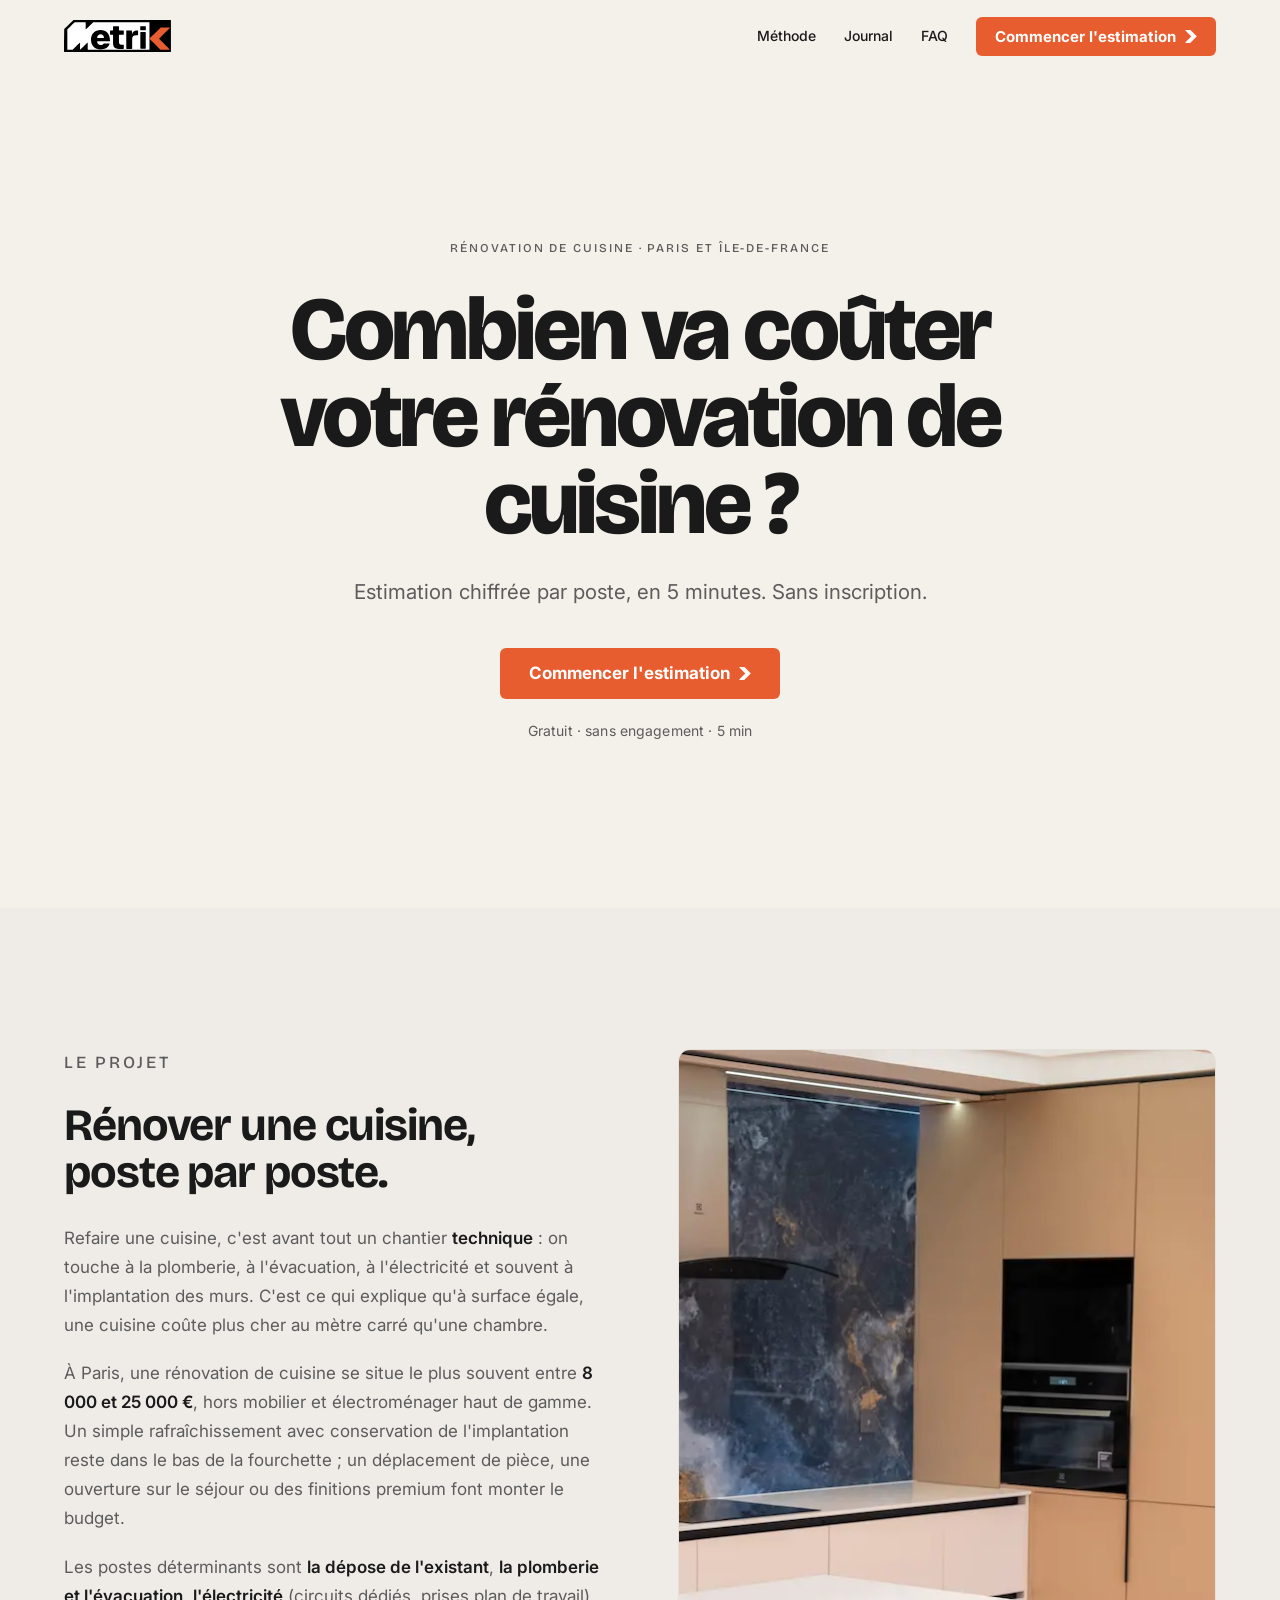
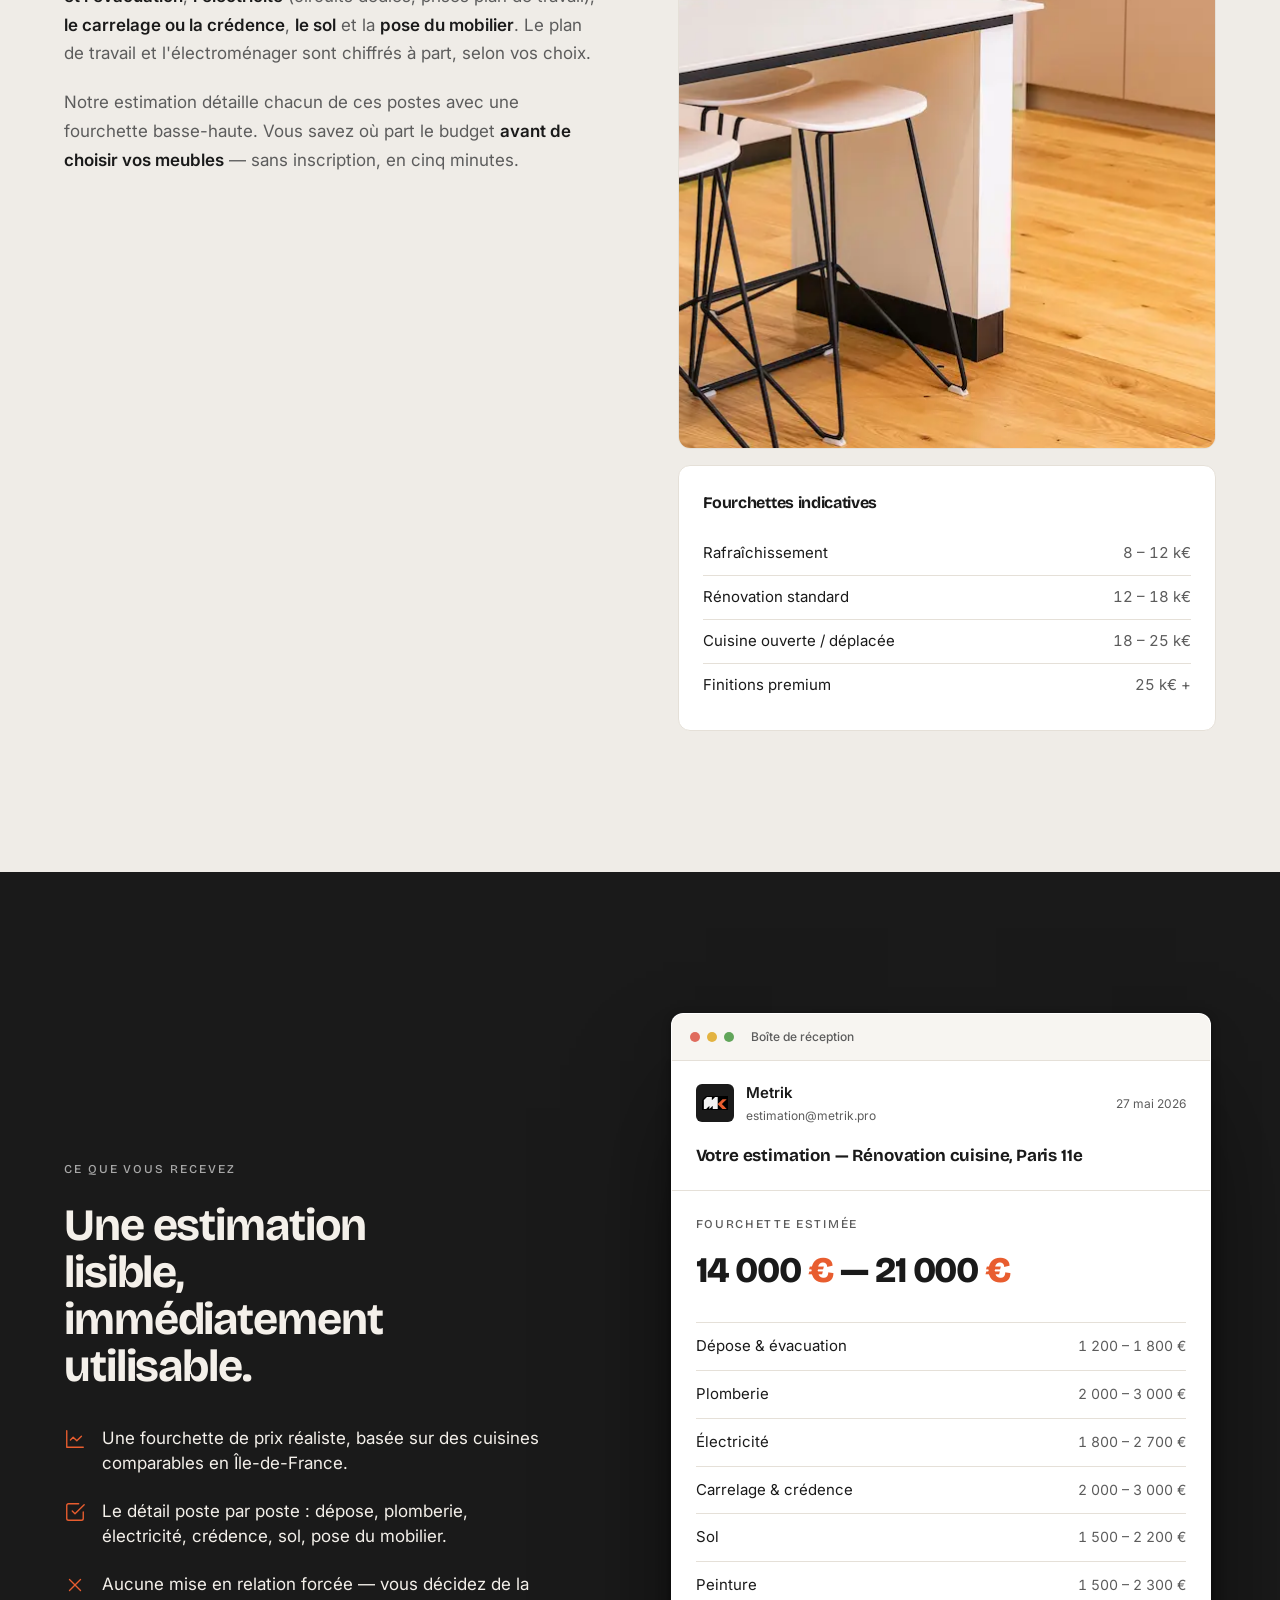
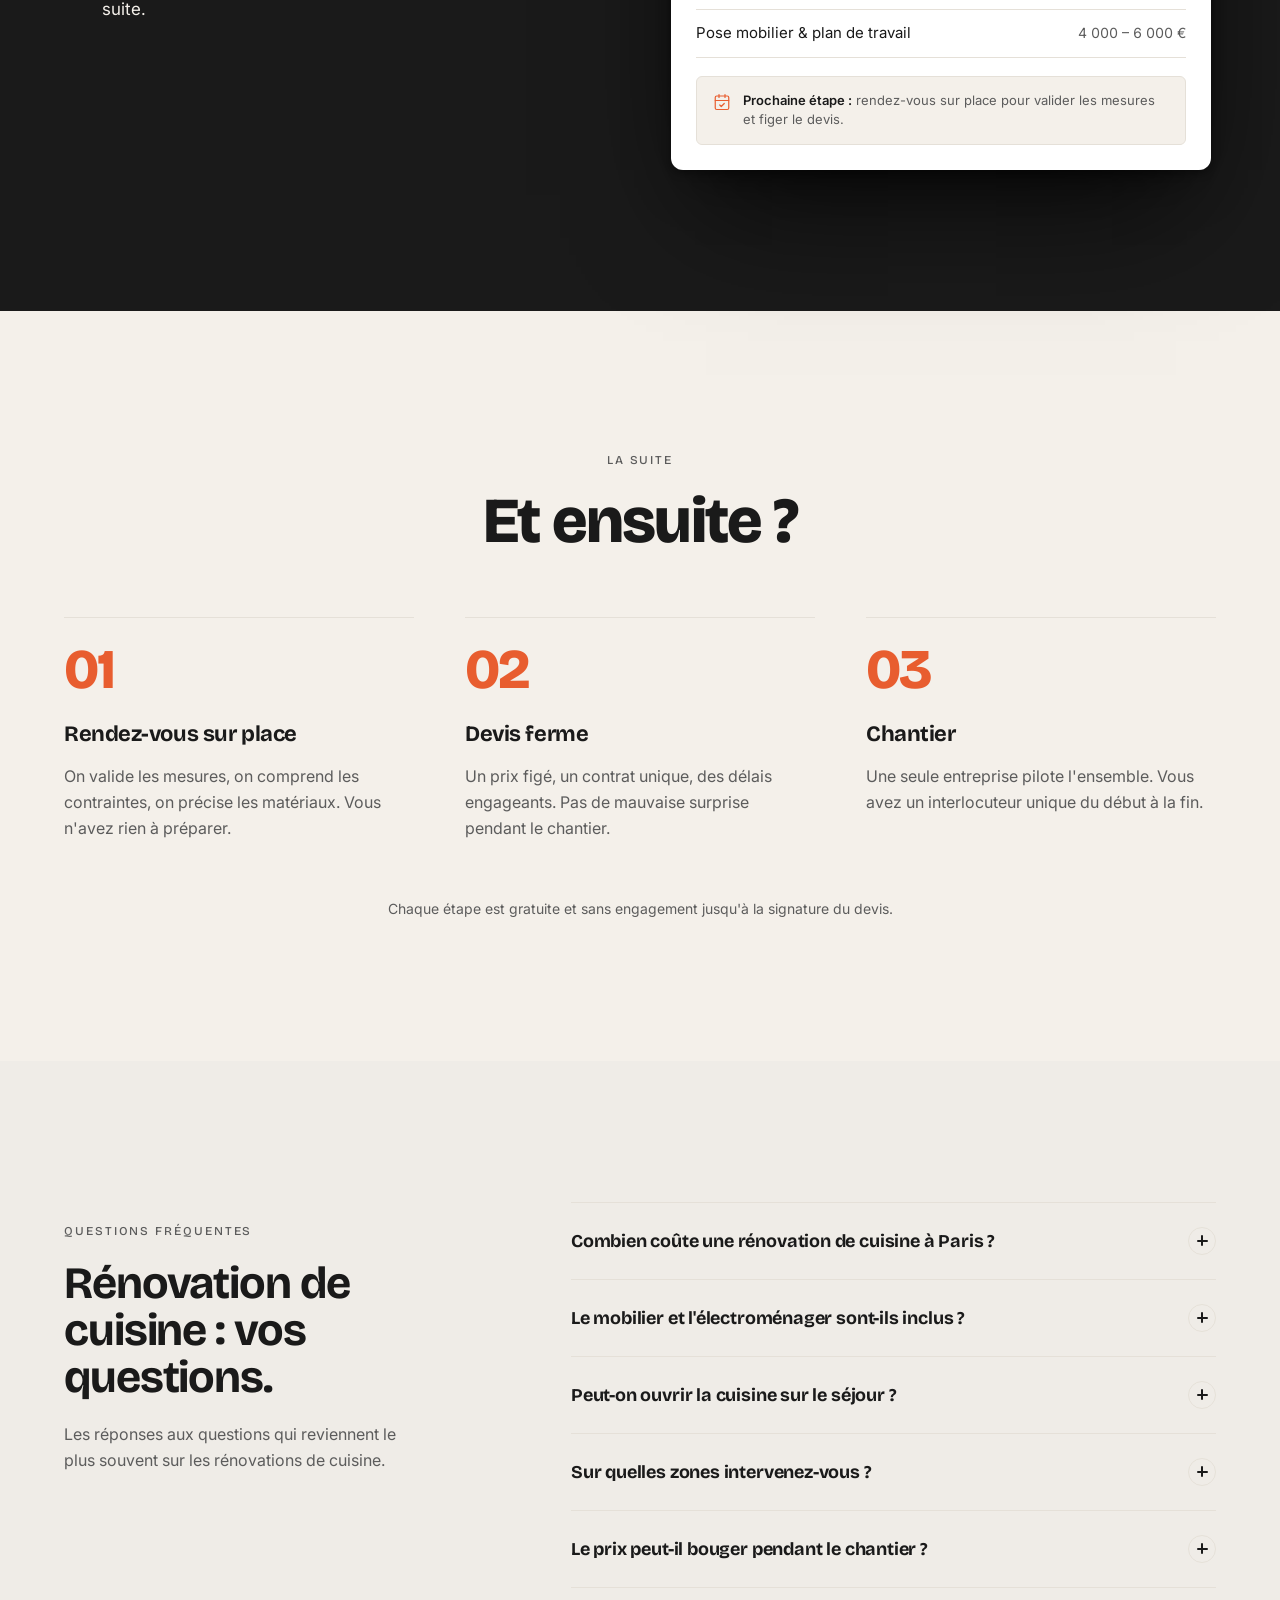
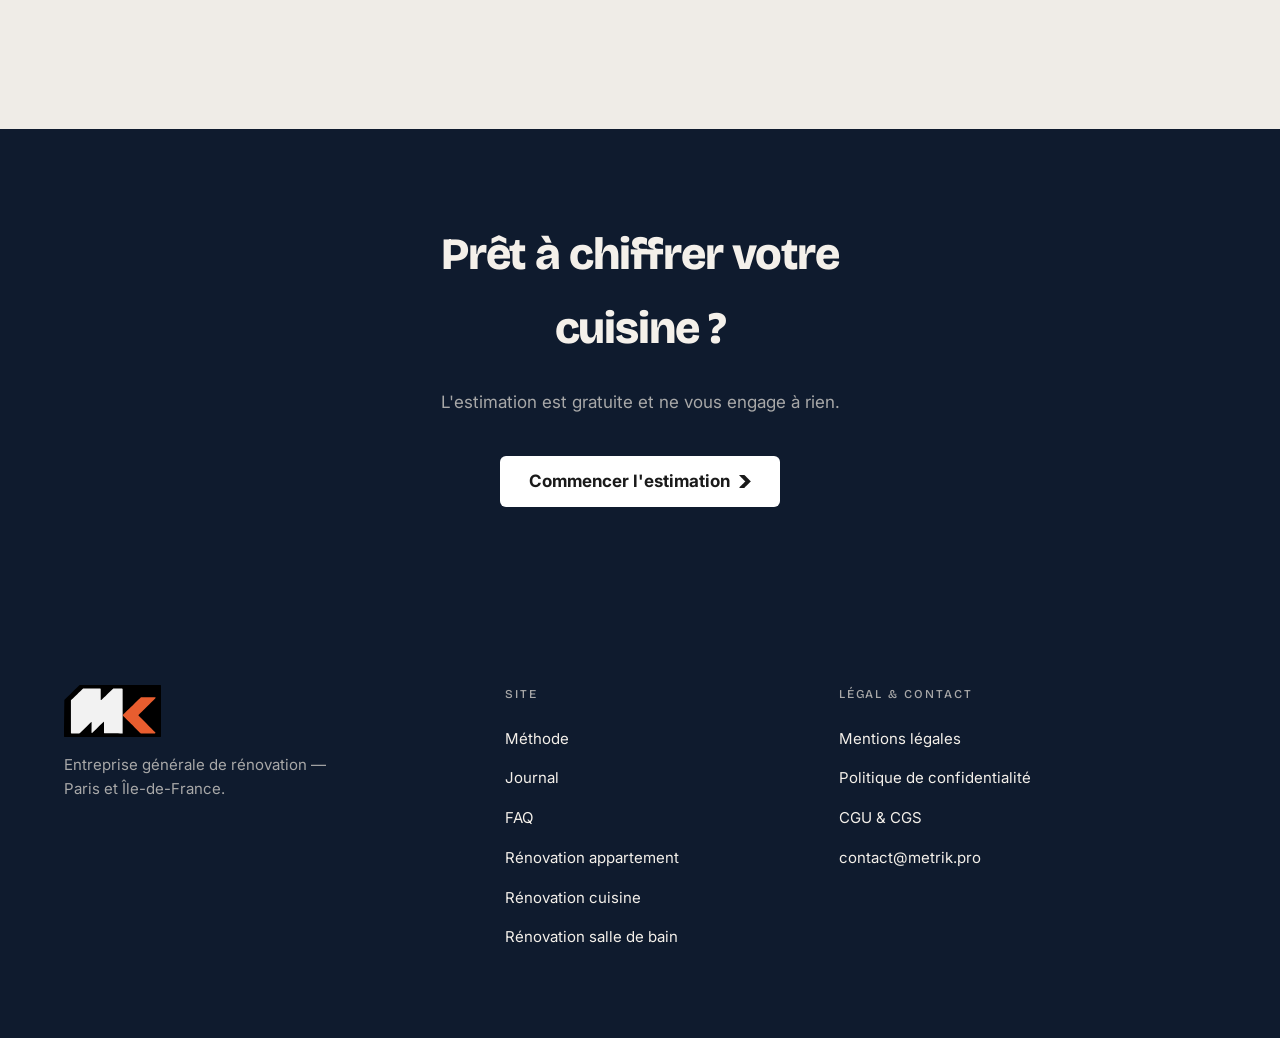
<file: renovation-cuisine.html>
<!DOCTYPE html>
<html lang="fr">
<head>
<meta charset="UTF-8" />
<meta name="viewport" content="width=device-width, initial-scale=1.0" />
<title>Rénovation de cuisine à Paris et Île-de-France — Metrik</title>
<meta name="description" content="Estimation gratuite de votre rénovation de cuisine en 5 minutes. Plan de travail, électroménager encastré, carrelage : fourchette par poste. Paris et Île-de-France." />
<meta name="robots" content="index, follow" />

<!-- Canonical -->
<link rel="canonical" href="https://metrik.pro/renovation-cuisine" />

<!-- Favicon -->
<link rel="icon" href="/favicon.ico" sizes="any" />
<link rel="icon" href="/favicon.svg" type="image/svg+xml" />
<link rel="icon" type="image/png" sizes="96x96" href="/favicon-96x96.png" />
<link rel="apple-touch-icon" sizes="180x180" href="/apple-touch-icon.png" />
<link rel="manifest" href="/site.webmanifest" />

<!-- Fonts -->
<link rel="preconnect" href="https://fonts.googleapis.com" />
<link rel="preconnect" href="https://fonts.gstatic.com" crossorigin />

<!-- Open Graph -->
<meta property="og:type" content="website" />
<meta property="og:site_name" content="Metrik" />
<meta property="og:locale" content="fr_FR" />
<meta property="og:url" content="https://metrik.pro/renovation-cuisine" />
<meta property="og:title" content="Rénovation de cuisine à Paris et Île-de-France — Metrik" />
<meta property="og:description" content="Estimation gratuite de votre rénovation de cuisine en 5 minutes. Plan de travail, électroménager encastré, carrelage : fourchette par poste. Paris et Île-de-France." />
<meta property="og:image" content="https://metrik.pro/og-image.jpg" />
<meta property="og:image:width" content="1200" />
<meta property="og:image:height" content="630" />
<meta property="og:image:alt" content="Rénovation de cuisine à Paris — estimation Metrik" />

<!-- Twitter / X -->
<meta name="twitter:card" content="summary_large_image" />
<meta name="twitter:title" content="Rénovation de cuisine à Paris et Île-de-France — Metrik" />
<meta name="twitter:description" content="Estimation gratuite de votre rénovation de cuisine en 5 minutes. Plan de travail, électroménager encastré, carrelage : fourchette par poste. Paris et Île-de-France." />
<meta name="twitter:image" content="https://metrik.pro/og-image.jpg" />

<link rel="stylesheet" href="styles.css" />
</head>
<body>

<!-- ============ HEADER ============ -->
<header class="site-header">
  <div class="container header-inner">
    <a href="index.html" aria-label="Metrik — accueil">
      <img src="assets/Metrik-logo.svg" alt="Metrik" class="header-logo" />
    </a>
    <nav class="header-nav" aria-label="Navigation principale">
      <a href="index.html#methode">Méthode</a>
      <a href="blog.html">Journal</a>
      <a href="#faq">FAQ</a>
      <a href="https://tally.so/r/mRExqp" target="_blank" rel="noopener" class="btn btn-primary btn-sm header-cta-desktop">
        Commencer l'estimation <span class="brand-chevron" aria-hidden="true"></span>
      </a>
    </nav>
    <a href="https://tally.so/r/mRExqp" target="_blank" rel="noopener" class="btn btn-primary btn-sm header-cta-mobile" aria-label="Commencer l'estimation">
      Estimer <span class="brand-chevron" aria-hidden="true"></span>
    </a>
    <button class="hamburger" aria-label="Ouvrir le menu">
      <svg viewBox="0 0 24 24" fill="none" stroke-linecap="round" stroke-linejoin="round" stroke-width="1.5"><line x1="3" y1="7" x2="21" y2="7"/><line x1="3" y1="12" x2="21" y2="12"/><line x1="3" y1="17" x2="21" y2="17"/></svg>
    </button>
  </div>
</header>

<div class="mobile-drawer" aria-hidden="true">
  <div class="container mobile-drawer-top" style="padding-inline:0;">
    <img src="assets/Metrik-logo.svg" alt="Metrik" class="header-logo" />
    <button class="drawer-close" aria-label="Fermer le menu">
      <svg viewBox="0 0 24 24" fill="none" stroke-linecap="round" stroke-linejoin="round" stroke-width="1.5"><line x1="6" y1="6" x2="18" y2="18"/><line x1="18" y1="6" x2="6" y2="18"/></svg>
    </button>
  </div>
  <nav class="mobile-drawer-links" aria-label="Menu mobile">
    <a href="index.html#methode">Méthode</a>
    <a href="blog.html">Journal</a>
    <a href="#faq">FAQ</a>
  </nav>
  <div class="mobile-drawer-cta">
    <a href="https://tally.so/r/mRExqp" target="_blank" rel="noopener" class="btn btn-primary">
      Commencer l'estimation <span class="brand-chevron" aria-hidden="true"></span>
    </a>
  </div>
</div>

<main>

  <!-- ============ HERO ============ -->
  <section class="hero bg-cream">
    <div class="container">
      <p class="eyebrow reveal">Rénovation de cuisine · Paris et Île-de-France</p>
      <h1 class="display-xl reveal">Combien va coûter votre rénovation de cuisine ?</h1>
      <p class="hero-sub reveal">Estimation chiffrée par poste, en 5 minutes. Sans inscription.</p>
      <div class="hero-cta reveal">
        <a href="https://tally.so/r/mRExqp" target="_blank" rel="noopener" class="btn btn-primary">
          Commencer l'estimation <span class="brand-chevron" aria-hidden="true"></span>
        </a>
      </div>
      <p class="hero-note reveal">Gratuit · sans engagement · 5 min</p>
    </div>
  </section>

  <!-- ============ INTRO ÉDITORIALE ============ -->
  <section class="section bg-cream-soft">
    <div class="container editorial">
      <div class="editorial-body reveal">
        <p class="eyebrow">Le projet</p>
        <h2 class="display-md">Rénover une cuisine, poste par poste.</h2>
        <p>Refaire une cuisine, c'est avant tout un chantier <strong>technique</strong> : on touche à la plomberie, à l'évacuation, à l'électricité et souvent à l'implantation des murs. C'est ce qui explique qu'à surface égale, une cuisine coûte plus cher au mètre carré qu'une chambre.</p>
        <p>À Paris, une rénovation de cuisine se situe le plus souvent entre <strong>8 000 et 25 000 €</strong>, hors mobilier et électroménager haut de gamme. Un simple rafraîchissement avec conservation de l'implantation reste dans le bas de la fourchette ; un déplacement de pièce, une ouverture sur le séjour ou des finitions premium font monter le budget.</p>
        <p>Les postes déterminants sont <strong>la dépose de l'existant</strong>, <strong>la plomberie et l'évacuation</strong>, <strong>l'électricité</strong> (circuits dédiés, prises plan de travail), <strong>le carrelage ou la crédence</strong>, <strong>le sol</strong> et la <strong>pose du mobilier</strong>. Le plan de travail et l'électroménager sont chiffrés à part, selon vos choix.</p>
        <p>Notre estimation détaille chacun de ces postes avec une fourchette basse-haute. Vous savez où part le budget <strong>avant de choisir vos meubles</strong> — sans inscription, en cinq minutes.</p>
      </div>
      <aside class="editorial-aside">
        <img src="assets/seo-cuisine.webp" alt="Cuisine rénovée à Paris — plan de travail et équipements modernes" class="seo-img reveal" width="800" height="1000" loading="lazy" />
        <div class="price-band reveal">
          <h4>Fourchettes indicatives</h4>
          <div class="pr-row"><span>Rafraîchissement</span><span class="montant">8 – 12 k€</span></div>
          <div class="pr-row"><span>Rénovation standard</span><span class="montant">12 – 18 k€</span></div>
          <div class="pr-row"><span>Cuisine ouverte / déplacée</span><span class="montant">18 – 25 k€</span></div>
          <div class="pr-row"><span>Finitions premium</span><span class="montant">25 k€ +</span></div>
        </div>
      </aside>
    </div>
  </section>

  <!-- ============ ESTIMATION PREVIEW ============ -->
  <section class="section bg-dark">
    <div class="container two-col">
      <div class="preview-text reveal">
        <p class="eyebrow">Ce que vous recevez</p>
        <h2 class="display-md">Une estimation lisible, immédiatement utilisable.</h2>
        <ul class="feature-list">
          <li class="feature-item">
            <svg class="ic" viewBox="0 0 24 24" fill="none" stroke-linecap="round" stroke-linejoin="round" aria-hidden="true"><path d="M3 3v18h18"/><path d="m19 9-5 5-4-4-3 3"/></svg>
            <p>Une fourchette de prix réaliste, basée sur des cuisines comparables en Île-de-France.</p>
          </li>
          <li class="feature-item">
            <svg class="ic" viewBox="0 0 24 24" fill="none" stroke-linecap="round" stroke-linejoin="round" aria-hidden="true"><path d="m9 11 3 3L22 4"/><path d="M21 12v7a2 2 0 0 1-2 2H5a2 2 0 0 1-2-2V5a2 2 0 0 1 2-2h11"/></svg>
            <p>Le détail poste par poste : dépose, plomberie, électricité, crédence, sol, pose du mobilier.</p>
          </li>
          <li class="feature-item">
            <svg class="ic" viewBox="0 0 24 24" fill="none" stroke-linecap="round" stroke-linejoin="round" aria-hidden="true"><path d="M18 6 6 18"/><path d="m6 6 12 12"/></svg>
            <p>Aucune mise en relation forcée — vous décidez de la suite.</p>
          </li>
        </ul>
      </div>

      <div class="reveal email-card-wrap">
        <article class="email-card">
          <div class="email-toolbar">
            <span class="dot r"></span><span class="dot y"></span><span class="dot g"></span>
            <span class="tb-label">Boîte de réception</span>
          </div>
          <div class="email-head">
            <div class="email-sender">
              <span class="email-avatar"><img src="assets/Mk-logo.svg" alt="" /></span>
              <span class="email-sender-meta">
                <span class="email-from">Metrik</span>
                <span class="email-addr">estimation@metrik.pro</span>
              </span>
              <span class="email-date">27 mai 2026</span>
            </div>
            <p class="email-subject">Votre estimation — Rénovation cuisine, Paris 11e</p>
          </div>
          <div class="email-body">
            <p class="estimate-range-label">Fourchette estimée</p>
            <p class="estimate-range">14 000 <span class="cur">€</span> — 21 000 <span class="cur">€</span></p>
            <div class="estimate-table">
              <div class="estimate-row"><span class="poste">Dépose &amp; évacuation</span><span class="montant">1 200 – 1 800 €</span></div>
              <div class="estimate-row"><span class="poste">Plomberie</span><span class="montant">2 000 – 3 000 €</span></div>
              <div class="estimate-row"><span class="poste">Électricité</span><span class="montant">1 800 – 2 700 €</span></div>
              <div class="estimate-row"><span class="poste">Carrelage &amp; crédence</span><span class="montant">2 000 – 3 000 €</span></div>
              <div class="estimate-row"><span class="poste">Sol</span><span class="montant">1 500 – 2 200 €</span></div>
              <div class="estimate-row"><span class="poste">Peinture</span><span class="montant">1 500 – 2 300 €</span></div>
              <div class="estimate-row"><span class="poste">Pose mobilier &amp; plan de travail</span><span class="montant">4 000 – 6 000 €</span></div>
            </div>
            <div class="estimate-foot">
              <svg class="ic" viewBox="0 0 24 24" fill="none" stroke-linecap="round" stroke-linejoin="round" aria-hidden="true"><rect x="3" y="4" width="18" height="18" rx="2"/><path d="M16 2v4M8 2v4M3 10h18"/><path d="m9 16 2 2 4-4"/></svg>
              <p><strong>Prochaine étape :</strong> rendez-vous sur place pour valider les mesures et figer le devis.</p>
            </div>
          </div>
        </article>
      </div>
    </div>
  </section>

  <!-- ============ ET ENSUITE ============ -->
  <section class="section bg-cream" id="methode">
    <div class="container">
      <div class="steps-head reveal">
        <p class="eyebrow">La suite</p>
        <h2 class="display-lg">Et ensuite ?</h2>
      </div>
      <div class="steps-grid">
        <div class="step-card reveal">
          <div class="step-num">01</div>
          <h3>Rendez-vous sur place</h3>
          <p>On valide les mesures, on comprend les contraintes, on précise les matériaux. Vous n'avez rien à préparer.</p>
        </div>
        <div class="step-card reveal">
          <div class="step-num">02</div>
          <h3>Devis ferme</h3>
          <p>Un prix figé, un contrat unique, des délais engageants. Pas de mauvaise surprise pendant le chantier.</p>
        </div>
        <div class="step-card reveal">
          <div class="step-num">03</div>
          <h3>Chantier</h3>
          <p>Une seule entreprise pilote l'ensemble. Vous avez un interlocuteur unique du début à la fin.</p>
        </div>
      </div>
      <p class="steps-note reveal">Chaque étape est gratuite et sans engagement jusqu'à la signature du devis.</p>
    </div>
  </section>

  <!-- ============ FAQ ============ -->
  <section class="section bg-cream-soft" id="faq">
    <div class="container faq-layout">
      <div class="faq-intro reveal">
        <p class="eyebrow">Questions fréquentes</p>
        <h2 class="display-md">Rénovation de cuisine : vos questions.</h2>
        <p>Les réponses aux questions qui reviennent le plus souvent sur les rénovations de cuisine.</p>
      </div>
      <div class="faq-list reveal">
        <div class="faq-item">
          <button class="faq-q" aria-expanded="false" aria-controls="faq-1">Combien coûte une rénovation de cuisine à Paris ?<span class="faq-icon" aria-hidden="true"></span></button>
          <div class="faq-a" id="faq-1"><div class="faq-a-inner">Le plus souvent entre 8 000 et 25 000 €, hors mobilier et électroménager haut de gamme. Le budget dépend surtout du maintien ou non de l'implantation, de l'état de la plomberie et du niveau de finition. L'estimation en ligne vous donne une fourchette détaillée en cinq minutes.</div></div>
        </div>
        <div class="faq-item">
          <button class="faq-q" aria-expanded="false" aria-controls="faq-2">Le mobilier et l'électroménager sont-ils inclus ?<span class="faq-icon" aria-hidden="true"></span></button>
          <div class="faq-a" id="faq-2"><div class="faq-a-inner">L'estimation couvre les travaux : dépose, plomberie, électricité, sols, carrelage, peinture et pose. Le mobilier, le plan de travail et l'électroménager sont chiffrés séparément selon vos choix, car les écarts de prix y sont très importants.</div></div>
        </div>
        <div class="faq-item">
          <button class="faq-q" aria-expanded="false" aria-controls="faq-3">Peut-on ouvrir la cuisine sur le séjour ?<span class="faq-icon" aria-hidden="true"></span></button>
          <div class="faq-a" id="faq-3"><div class="faq-a-inner">Souvent, oui. L'ouverture dépend du caractère porteur ou non de la cloison et des règles de copropriété. Si un mur porteur est concerné, une étude structure et l'accord du syndic sont nécessaires ; nous intégrons ces points au cadrage et au devis.</div></div>
        </div>
        <div class="faq-item">
          <button class="faq-q" aria-expanded="false" aria-controls="faq-4">Sur quelles zones intervenez-vous ?<span class="faq-icon" aria-hidden="true"></span></button>
          <div class="faq-a" id="faq-4"><div class="faq-a-inner">Paris et Île-de-France. Notre seuil minimum de projet est d'environ 30 000 € de travaux — une cuisine seule est généralement menée dans le cadre d'un projet plus large.</div></div>
        </div>
        <div class="faq-item">
          <button class="faq-q" aria-expanded="false" aria-controls="faq-5">Le prix peut-il bouger pendant le chantier ?<span class="faq-icon" aria-hidden="true"></span></button>
          <div class="faq-a" id="faq-5"><div class="faq-a-inner">Le prix indiqué au devis est ferme et garanti. Il ne peut bouger que si vous demandez vous-même une modification — auquel cas un avenant écrit est signé avant exécution. Pas de « découverte » en cours de chantier, pas d'avenants surprise.</div></div>
        </div>
      </div>
    </div>
  </section>

  <!-- ============ CTA ============ -->
  <section class="section-tight bg-navy">
    <div class="container cta-block reveal">
      <h2>Prêt à chiffrer votre cuisine ?</h2>
      <p>L'estimation est gratuite et ne vous engage à rien.</p>
      <a href="https://tally.so/r/mRExqp" target="_blank" rel="noopener" class="btn btn-on-dark">
        Commencer l'estimation <span class="brand-chevron" aria-hidden="true"></span>
      </a>
    </div>
  </section>

</main>

<!-- ============ FOOTER ============ -->
<footer class="site-footer">
  <div class="container footer-inner">
    <div class="footer-grid">
      <div class="footer-brand">
        <img src="assets/Mk-logo-v2.svg" alt="Metrik" class="footer-logo" />
        <p>Entreprise générale de rénovation — Paris et Île-de-France.</p>
      </div>
      <div class="footer-col">
        <h4>Site</h4>
        <ul>
          <li><a href="index.html#methode">Méthode</a></li>
          <li><a href="blog.html">Journal</a></li>
          <li><a href="index.html#faq">FAQ</a></li>
          <li><a href="renovation-appartement.html">Rénovation appartement</a></li>
          <li><a href="renovation-cuisine.html">Rénovation cuisine</a></li>
          <li><a href="renovation-salle-de-bain.html">Rénovation salle de bain</a></li>
        </ul>
      </div>
      <div class="footer-col">
        <h4>Légal &amp; contact</h4>
        <ul>
          <li><a href="mentions-legales.html">Mentions légales</a></li>
          <li><a href="politique-de-confidentialite.html">Politique de confidentialité</a></li>
          <li><a href="conditions-generales-dutilisation-et-de-service.html">CGU &amp; CGS</a></li>
          <li><a href="mailto:contact@metrik.pro">contact@metrik.pro</a></li>
        </ul>
      </div>
    </div>
  </div>
</footer>

<a href="https://tally.so/r/mRExqp" target="_blank" rel="noopener" class="mobile-call" aria-label="Commencer l'estimation">
  <svg viewBox="0 0 24 24" fill="none" stroke-linecap="round" stroke-linejoin="round" stroke-width="1.5" aria-hidden="true"><path d="M12 5v14"/><path d="M5 12l7 7 7-7"/></svg>
  Commencer l'estimation
</a>

<script src="site.js"></script>
</body>
</html>
</file>
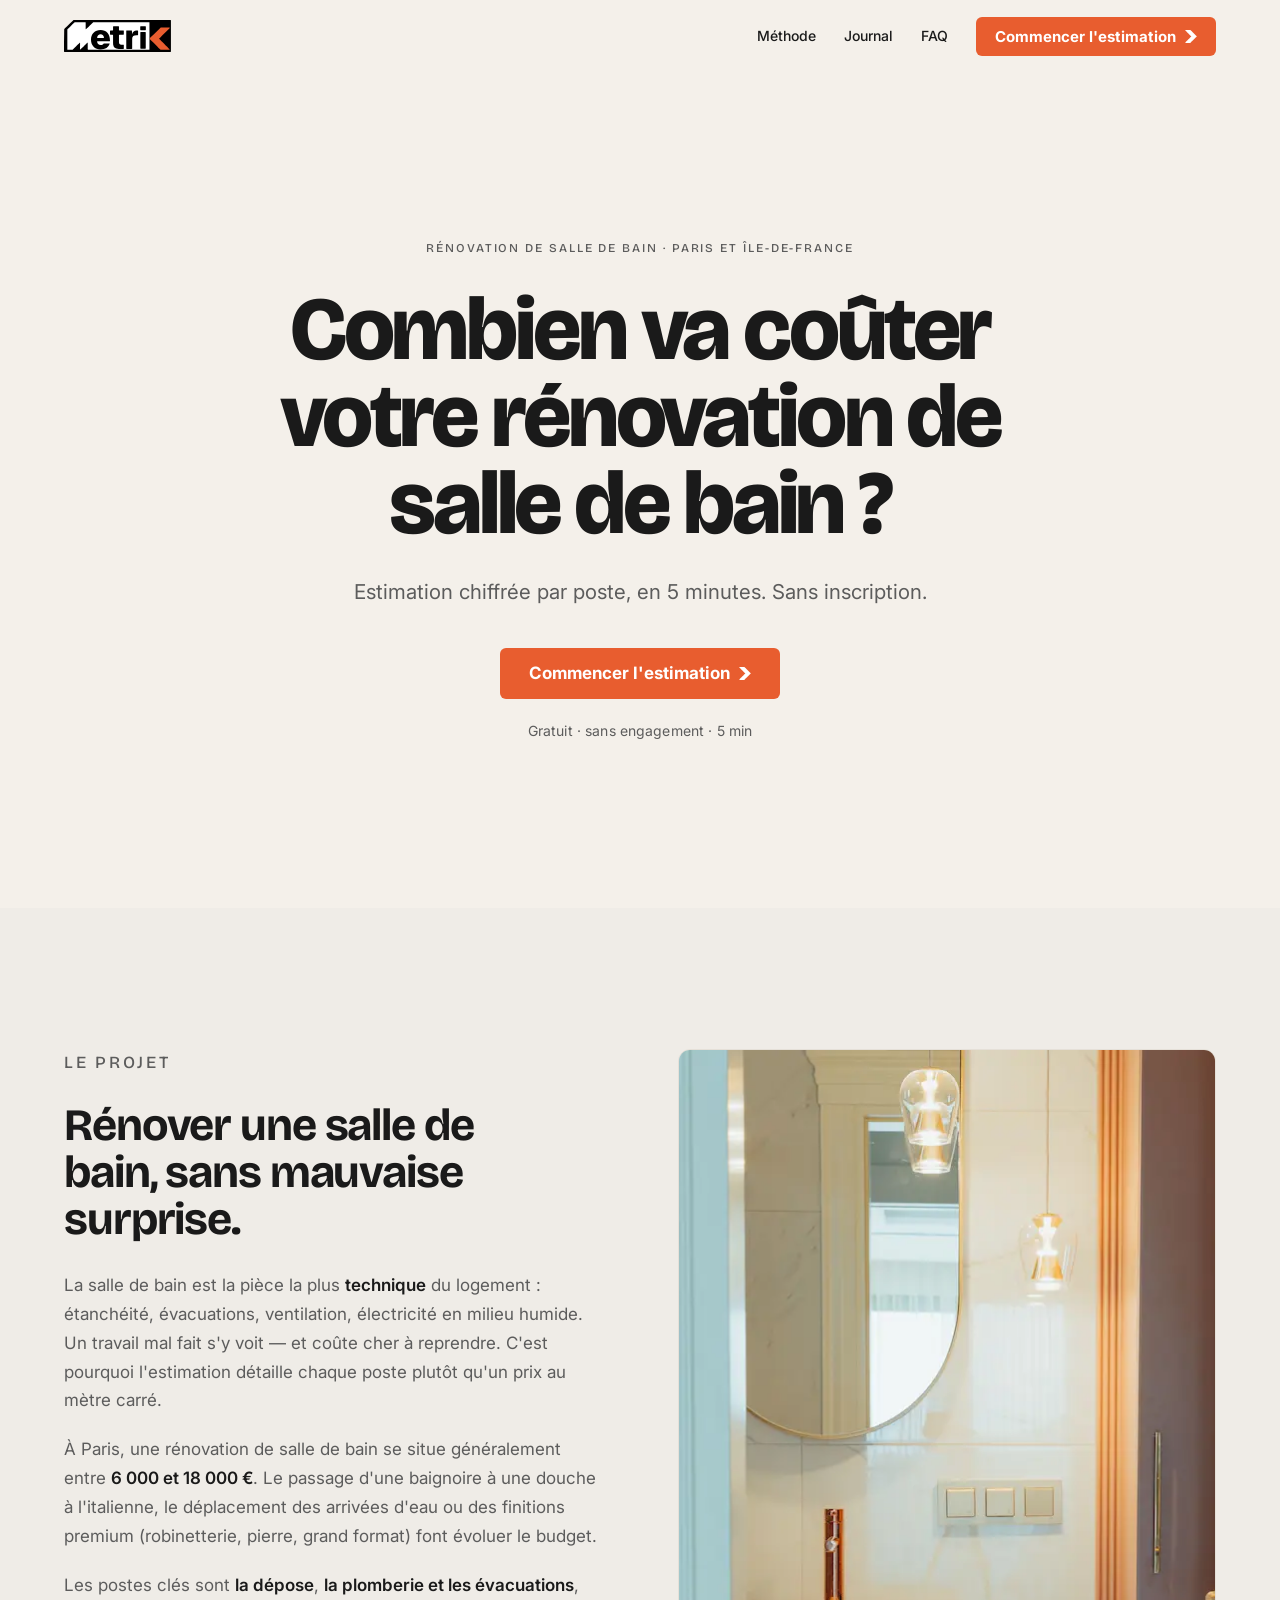
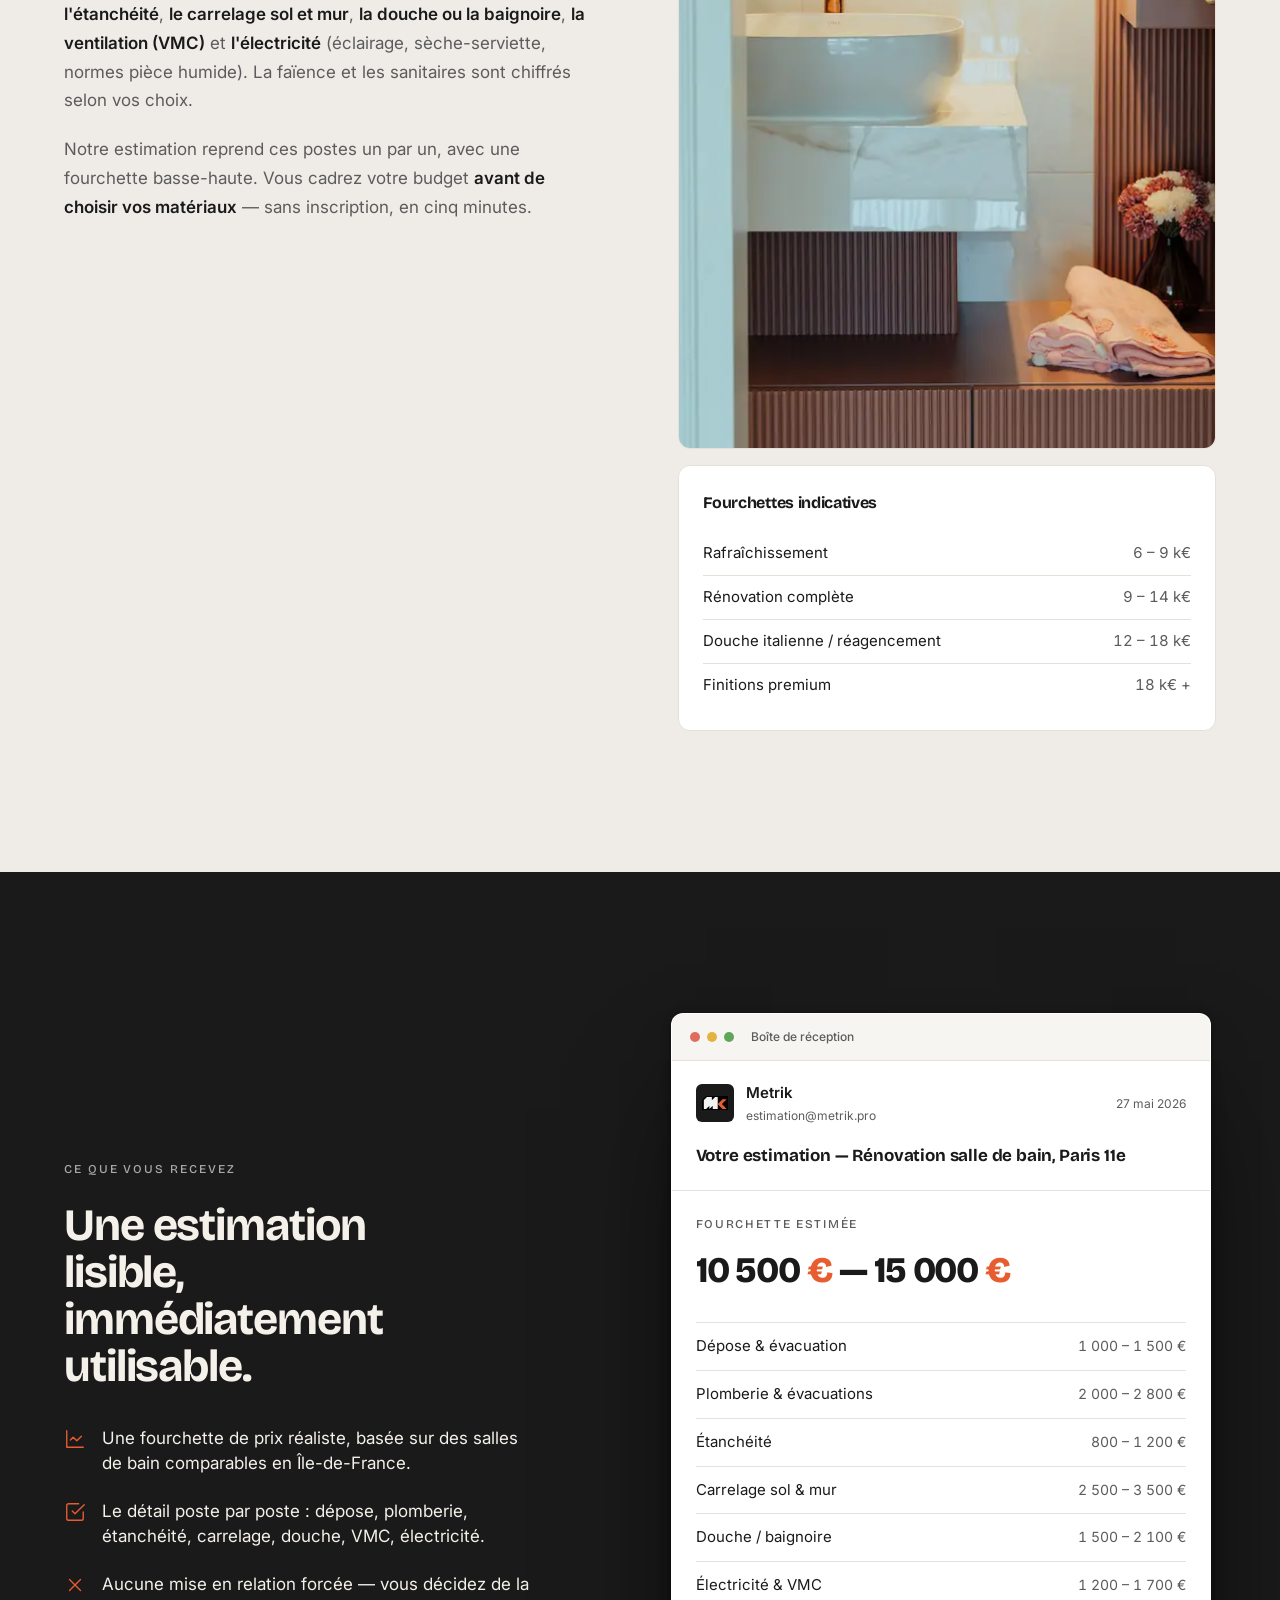
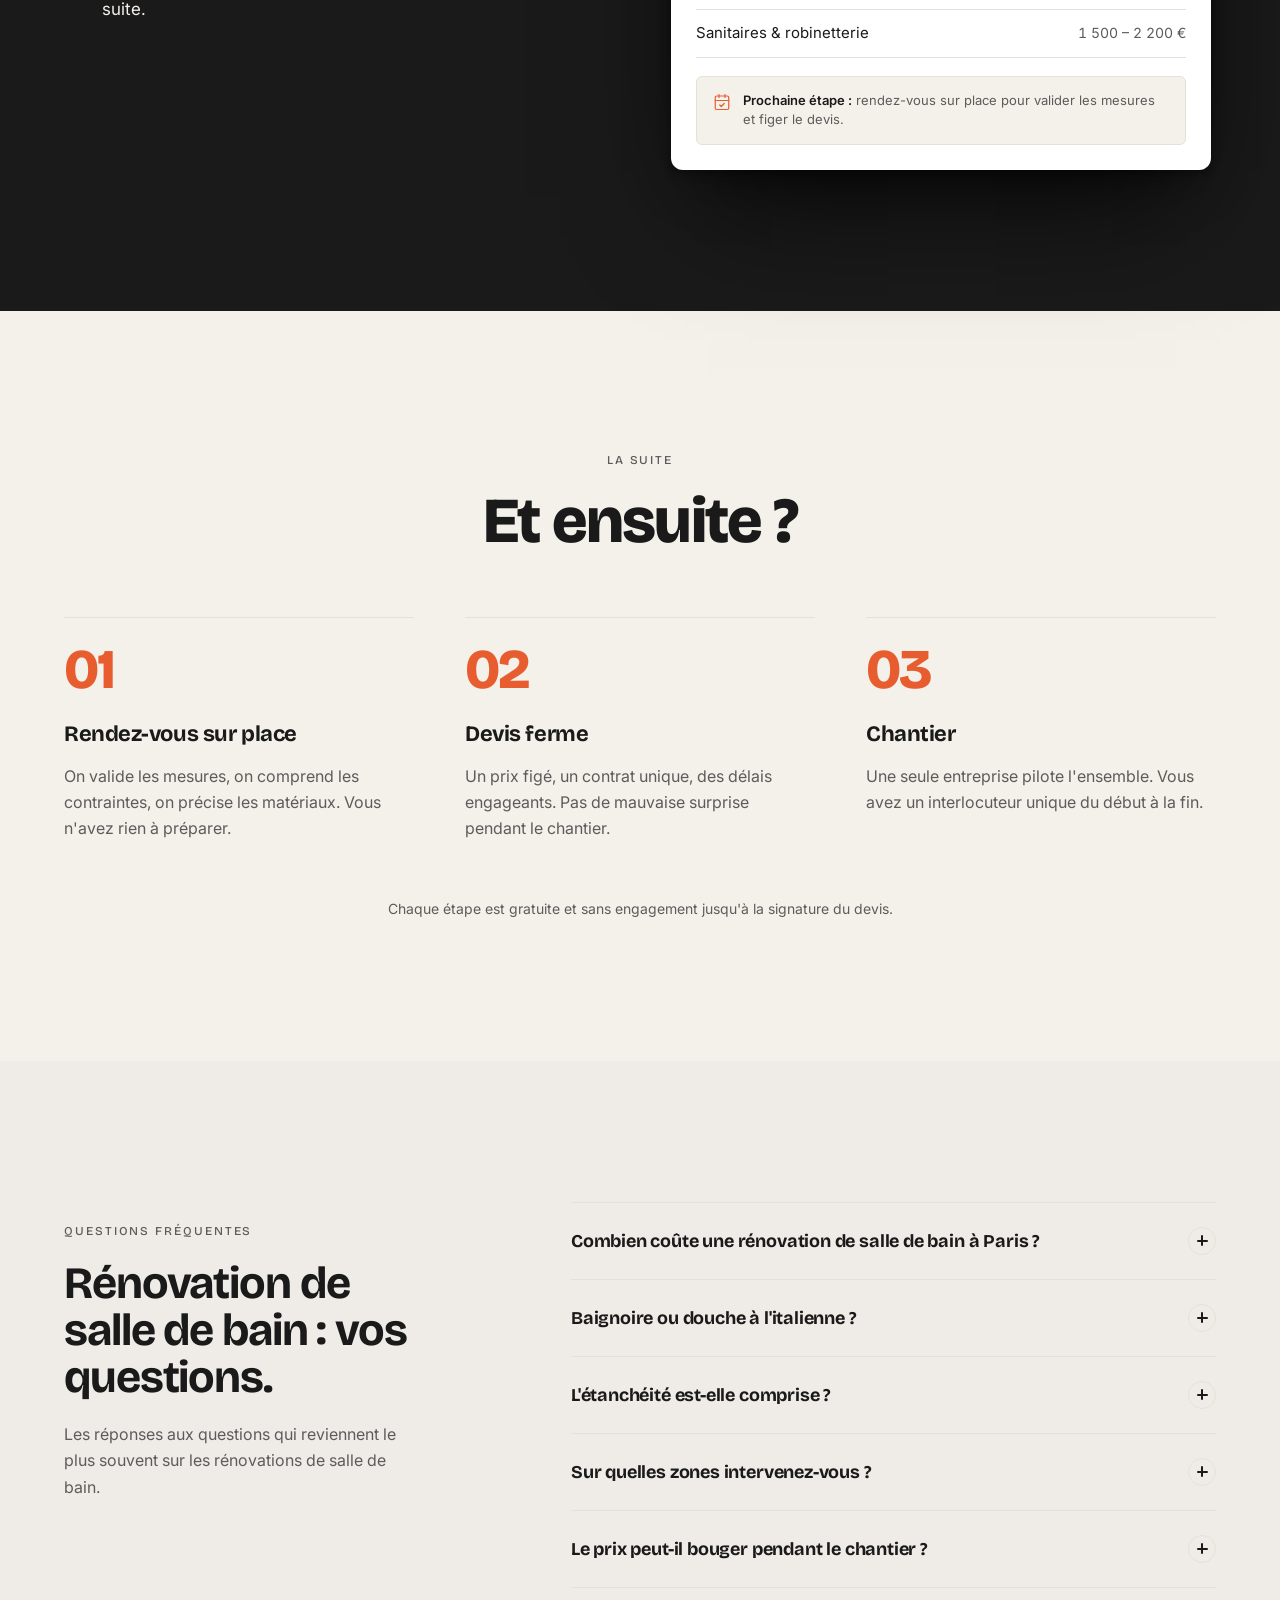
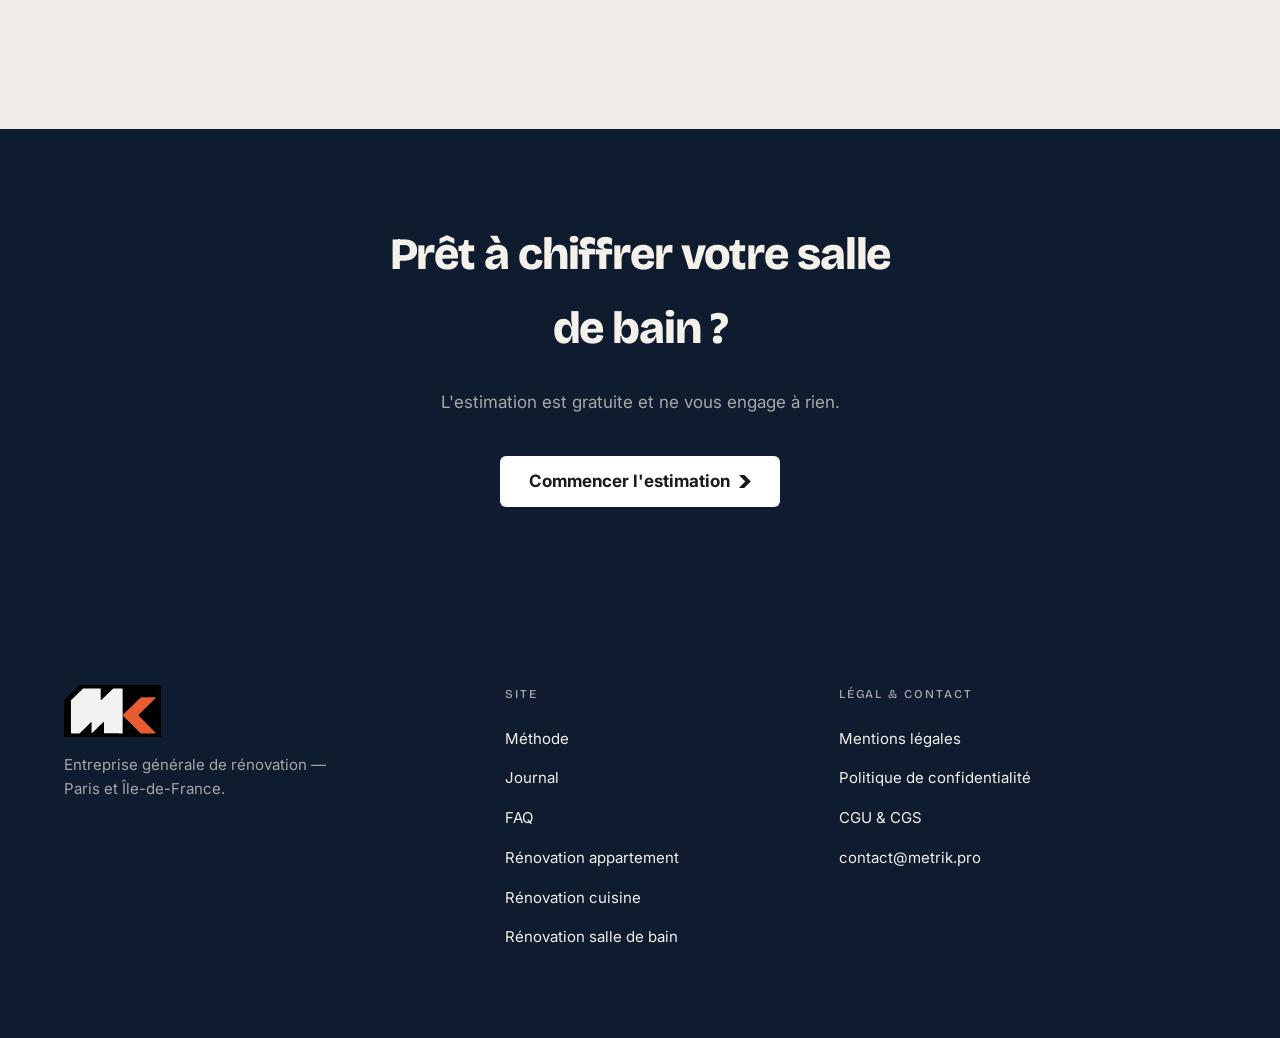
<file: renovation-salle-de-bain.html>
<!DOCTYPE html>
<html lang="fr">
<head>
<meta charset="UTF-8" />
<meta name="viewport" content="width=device-width, initial-scale=1.0" />
<title>Rénovation de salle de bain à Paris et Île-de-France — Metrik</title>
<meta name="description" content="Estimation gratuite de votre rénovation de salle de bain en 5 minutes. Douche italienne, baignoire, plomberie, carrelage : fourchette par poste. Paris et Île-de-France." />
<meta name="robots" content="index, follow" />

<!-- Canonical -->
<link rel="canonical" href="https://metrik.pro/renovation-salle-de-bain" />

<!-- Favicon -->
<link rel="icon" href="/favicon.ico" sizes="any" />
<link rel="icon" href="/favicon.svg" type="image/svg+xml" />
<link rel="icon" type="image/png" sizes="96x96" href="/favicon-96x96.png" />
<link rel="apple-touch-icon" sizes="180x180" href="/apple-touch-icon.png" />
<link rel="manifest" href="/site.webmanifest" />

<!-- Fonts -->
<link rel="preconnect" href="https://fonts.googleapis.com" />
<link rel="preconnect" href="https://fonts.gstatic.com" crossorigin />

<!-- Open Graph -->
<meta property="og:type" content="website" />
<meta property="og:site_name" content="Metrik" />
<meta property="og:locale" content="fr_FR" />
<meta property="og:url" content="https://metrik.pro/renovation-salle-de-bain" />
<meta property="og:title" content="Rénovation de salle de bain à Paris et Île-de-France — Metrik" />
<meta property="og:description" content="Estimation gratuite de votre rénovation de salle de bain en 5 minutes. Douche italienne, baignoire, plomberie, carrelage : fourchette par poste. Paris et Île-de-France." />
<meta property="og:image" content="https://metrik.pro/og-image.jpg" />
<meta property="og:image:width" content="1200" />
<meta property="og:image:height" content="630" />
<meta property="og:image:alt" content="Rénovation de salle de bain à Paris — estimation Metrik" />

<!-- Twitter / X -->
<meta name="twitter:card" content="summary_large_image" />
<meta name="twitter:title" content="Rénovation de salle de bain à Paris et Île-de-France — Metrik" />
<meta name="twitter:description" content="Estimation gratuite de votre rénovation de salle de bain en 5 minutes. Douche italienne, baignoire, plomberie, carrelage : fourchette par poste. Paris et Île-de-France." />
<meta name="twitter:image" content="https://metrik.pro/og-image.jpg" />

<link rel="stylesheet" href="styles.css" />
</head>
<body>

<!-- ============ HEADER ============ -->
<header class="site-header">
  <div class="container header-inner">
    <a href="index.html" aria-label="Metrik — accueil">
      <img src="assets/Metrik-logo.svg" alt="Metrik" class="header-logo" />
    </a>
    <nav class="header-nav" aria-label="Navigation principale">
      <a href="index.html#methode">Méthode</a>
      <a href="blog.html">Journal</a>
      <a href="#faq">FAQ</a>
      <a href="https://tally.so/r/mRExqp" target="_blank" rel="noopener" class="btn btn-primary btn-sm header-cta-desktop">
        Commencer l'estimation <span class="brand-chevron" aria-hidden="true"></span>
      </a>
    </nav>
    <a href="https://tally.so/r/mRExqp" target="_blank" rel="noopener" class="btn btn-primary btn-sm header-cta-mobile" aria-label="Commencer l'estimation">
      Estimer <span class="brand-chevron" aria-hidden="true"></span>
    </a>
    <button class="hamburger" aria-label="Ouvrir le menu">
      <svg viewBox="0 0 24 24" fill="none" stroke-linecap="round" stroke-linejoin="round" stroke-width="1.5"><line x1="3" y1="7" x2="21" y2="7"/><line x1="3" y1="12" x2="21" y2="12"/><line x1="3" y1="17" x2="21" y2="17"/></svg>
    </button>
  </div>
</header>

<div class="mobile-drawer" aria-hidden="true">
  <div class="container mobile-drawer-top" style="padding-inline:0;">
    <img src="assets/Metrik-logo.svg" alt="Metrik" class="header-logo" />
    <button class="drawer-close" aria-label="Fermer le menu">
      <svg viewBox="0 0 24 24" fill="none" stroke-linecap="round" stroke-linejoin="round" stroke-width="1.5"><line x1="6" y1="6" x2="18" y2="18"/><line x1="18" y1="6" x2="6" y2="18"/></svg>
    </button>
  </div>
  <nav class="mobile-drawer-links" aria-label="Menu mobile">
    <a href="index.html#methode">Méthode</a>
    <a href="blog.html">Journal</a>
    <a href="#faq">FAQ</a>
  </nav>
  <div class="mobile-drawer-cta">
    <a href="https://tally.so/r/mRExqp" target="_blank" rel="noopener" class="btn btn-primary">
      Commencer l'estimation <span class="brand-chevron" aria-hidden="true"></span>
    </a>
  </div>
</div>

<main>

  <!-- ============ HERO ============ -->
  <section class="hero bg-cream">
    <div class="container">
      <p class="eyebrow reveal">Rénovation de salle de bain · Paris et Île-de-France</p>
      <h1 class="display-xl reveal">Combien va coûter votre rénovation de salle de bain ?</h1>
      <p class="hero-sub reveal">Estimation chiffrée par poste, en 5 minutes. Sans inscription.</p>
      <div class="hero-cta reveal">
        <a href="https://tally.so/r/mRExqp" target="_blank" rel="noopener" class="btn btn-primary">
          Commencer l'estimation <span class="brand-chevron" aria-hidden="true"></span>
        </a>
      </div>
      <p class="hero-note reveal">Gratuit · sans engagement · 5 min</p>
    </div>
  </section>

  <!-- ============ INTRO ÉDITORIALE ============ -->
  <section class="section bg-cream-soft">
    <div class="container editorial">
      <div class="editorial-body reveal">
        <p class="eyebrow">Le projet</p>
        <h2 class="display-md">Rénover une salle de bain, sans mauvaise surprise.</h2>
        <p>La salle de bain est la pièce la plus <strong>technique</strong> du logement : étanchéité, évacuations, ventilation, électricité en milieu humide. Un travail mal fait s'y voit — et coûte cher à reprendre. C'est pourquoi l'estimation détaille chaque poste plutôt qu'un prix au mètre carré.</p>
        <p>À Paris, une rénovation de salle de bain se situe généralement entre <strong>6 000 et 18 000 €</strong>. Le passage d'une baignoire à une douche à l'italienne, le déplacement des arrivées d'eau ou des finitions premium (robinetterie, pierre, grand format) font évoluer le budget.</p>
        <p>Les postes clés sont <strong>la dépose</strong>, <strong>la plomberie et les évacuations</strong>, <strong>l'étanchéité</strong>, <strong>le carrelage sol et mur</strong>, <strong>la douche ou la baignoire</strong>, <strong>la ventilation (VMC)</strong> et <strong>l'électricité</strong> (éclairage, sèche-serviette, normes pièce humide). La faïence et les sanitaires sont chiffrés selon vos choix.</p>
        <p>Notre estimation reprend ces postes un par un, avec une fourchette basse-haute. Vous cadrez votre budget <strong>avant de choisir vos matériaux</strong> — sans inscription, en cinq minutes.</p>
      </div>
      <aside class="editorial-aside">
        <img src="assets/seo-salle-de-bain.webp" alt="Salle de bain rénovée à Paris — douche italienne et carrelage" class="seo-img reveal" width="800" height="1000" loading="lazy" />
        <div class="price-band reveal">
          <h4>Fourchettes indicatives</h4>
          <div class="pr-row"><span>Rafraîchissement</span><span class="montant">6 – 9 k€</span></div>
          <div class="pr-row"><span>Rénovation complète</span><span class="montant">9 – 14 k€</span></div>
          <div class="pr-row"><span>Douche italienne / réagencement</span><span class="montant">12 – 18 k€</span></div>
          <div class="pr-row"><span>Finitions premium</span><span class="montant">18 k€ +</span></div>
        </div>
      </aside>
    </div>
  </section>

  <!-- ============ ESTIMATION PREVIEW ============ -->
  <section class="section bg-dark">
    <div class="container two-col">
      <div class="preview-text reveal">
        <p class="eyebrow">Ce que vous recevez</p>
        <h2 class="display-md">Une estimation lisible, immédiatement utilisable.</h2>
        <ul class="feature-list">
          <li class="feature-item">
            <svg class="ic" viewBox="0 0 24 24" fill="none" stroke-linecap="round" stroke-linejoin="round" aria-hidden="true"><path d="M3 3v18h18"/><path d="m19 9-5 5-4-4-3 3"/></svg>
            <p>Une fourchette de prix réaliste, basée sur des salles de bain comparables en Île-de-France.</p>
          </li>
          <li class="feature-item">
            <svg class="ic" viewBox="0 0 24 24" fill="none" stroke-linecap="round" stroke-linejoin="round" aria-hidden="true"><path d="m9 11 3 3L22 4"/><path d="M21 12v7a2 2 0 0 1-2 2H5a2 2 0 0 1-2-2V5a2 2 0 0 1 2-2h11"/></svg>
            <p>Le détail poste par poste : dépose, plomberie, étanchéité, carrelage, douche, VMC, électricité.</p>
          </li>
          <li class="feature-item">
            <svg class="ic" viewBox="0 0 24 24" fill="none" stroke-linecap="round" stroke-linejoin="round" aria-hidden="true"><path d="M18 6 6 18"/><path d="m6 6 12 12"/></svg>
            <p>Aucune mise en relation forcée — vous décidez de la suite.</p>
          </li>
        </ul>
      </div>

      <div class="reveal email-card-wrap">
        <article class="email-card">
          <div class="email-toolbar">
            <span class="dot r"></span><span class="dot y"></span><span class="dot g"></span>
            <span class="tb-label">Boîte de réception</span>
          </div>
          <div class="email-head">
            <div class="email-sender">
              <span class="email-avatar"><img src="assets/Mk-logo.svg" alt="" /></span>
              <span class="email-sender-meta">
                <span class="email-from">Metrik</span>
                <span class="email-addr">estimation@metrik.pro</span>
              </span>
              <span class="email-date">27 mai 2026</span>
            </div>
            <p class="email-subject">Votre estimation — Rénovation salle de bain, Paris 11e</p>
          </div>
          <div class="email-body">
            <p class="estimate-range-label">Fourchette estimée</p>
            <p class="estimate-range">10 500 <span class="cur">€</span> — 15 000 <span class="cur">€</span></p>
            <div class="estimate-table">
              <div class="estimate-row"><span class="poste">Dépose &amp; évacuation</span><span class="montant">1 000 – 1 500 €</span></div>
              <div class="estimate-row"><span class="poste">Plomberie &amp; évacuations</span><span class="montant">2 000 – 2 800 €</span></div>
              <div class="estimate-row"><span class="poste">Étanchéité</span><span class="montant">800 – 1 200 €</span></div>
              <div class="estimate-row"><span class="poste">Carrelage sol &amp; mur</span><span class="montant">2 500 – 3 500 €</span></div>
              <div class="estimate-row"><span class="poste">Douche / baignoire</span><span class="montant">1 500 – 2 100 €</span></div>
              <div class="estimate-row"><span class="poste">Électricité &amp; VMC</span><span class="montant">1 200 – 1 700 €</span></div>
              <div class="estimate-row"><span class="poste">Sanitaires &amp; robinetterie</span><span class="montant">1 500 – 2 200 €</span></div>
            </div>
            <div class="estimate-foot">
              <svg class="ic" viewBox="0 0 24 24" fill="none" stroke-linecap="round" stroke-linejoin="round" aria-hidden="true"><rect x="3" y="4" width="18" height="18" rx="2"/><path d="M16 2v4M8 2v4M3 10h18"/><path d="m9 16 2 2 4-4"/></svg>
              <p><strong>Prochaine étape :</strong> rendez-vous sur place pour valider les mesures et figer le devis.</p>
            </div>
          </div>
        </article>
      </div>
    </div>
  </section>

  <!-- ============ ET ENSUITE ============ -->
  <section class="section bg-cream" id="methode">
    <div class="container">
      <div class="steps-head reveal">
        <p class="eyebrow">La suite</p>
        <h2 class="display-lg">Et ensuite ?</h2>
      </div>
      <div class="steps-grid">
        <div class="step-card reveal">
          <div class="step-num">01</div>
          <h3>Rendez-vous sur place</h3>
          <p>On valide les mesures, on comprend les contraintes, on précise les matériaux. Vous n'avez rien à préparer.</p>
        </div>
        <div class="step-card reveal">
          <div class="step-num">02</div>
          <h3>Devis ferme</h3>
          <p>Un prix figé, un contrat unique, des délais engageants. Pas de mauvaise surprise pendant le chantier.</p>
        </div>
        <div class="step-card reveal">
          <div class="step-num">03</div>
          <h3>Chantier</h3>
          <p>Une seule entreprise pilote l'ensemble. Vous avez un interlocuteur unique du début à la fin.</p>
        </div>
      </div>
      <p class="steps-note reveal">Chaque étape est gratuite et sans engagement jusqu'à la signature du devis.</p>
    </div>
  </section>

  <!-- ============ FAQ ============ -->
  <section class="section bg-cream-soft" id="faq">
    <div class="container faq-layout">
      <div class="faq-intro reveal">
        <p class="eyebrow">Questions fréquentes</p>
        <h2 class="display-md">Rénovation de salle de bain : vos questions.</h2>
        <p>Les réponses aux questions qui reviennent le plus souvent sur les rénovations de salle de bain.</p>
      </div>
      <div class="faq-list reveal">
        <div class="faq-item">
          <button class="faq-q" aria-expanded="false" aria-controls="faq-1">Combien coûte une rénovation de salle de bain à Paris ?<span class="faq-icon" aria-hidden="true"></span></button>
          <div class="faq-a" id="faq-1"><div class="faq-a-inner">Généralement entre 6 000 et 18 000 €, selon la surface, l'état de la plomberie et le niveau de finition. Le passage en douche à l'italienne ou le déplacement des arrivées d'eau font monter le budget. L'estimation en ligne vous donne une fourchette détaillée en cinq minutes.</div></div>
        </div>
        <div class="faq-item">
          <button class="faq-q" aria-expanded="false" aria-controls="faq-2">Baignoire ou douche à l'italienne ?<span class="faq-icon" aria-hidden="true"></span></button>
          <div class="faq-a" id="faq-2"><div class="faq-a-inner">La douche à l'italienne demande un receveur encastré et une étanchéité soignée, parfois un décaissement du sol — ce qui peut coûter un peu plus qu'une douche classique. La baignoire reste pertinente pour une famille. Nous chiffrons les deux options dans l'estimation.</div></div>
        </div>
        <div class="faq-item">
          <button class="faq-q" aria-expanded="false" aria-controls="faq-3">L'étanchéité est-elle comprise ?<span class="faq-icon" aria-hidden="true"></span></button>
          <div class="faq-a" id="faq-3"><div class="faq-a-inner">Oui. L'étanchéité sous carrelage est un poste à part entière de l'estimation : c'est le point le plus sensible d'une salle de bain. Une étanchéité bien faite évite les dégâts des eaux et les litiges avec le voisinage.</div></div>
        </div>
        <div class="faq-item">
          <button class="faq-q" aria-expanded="false" aria-controls="faq-4">Sur quelles zones intervenez-vous ?<span class="faq-icon" aria-hidden="true"></span></button>
          <div class="faq-a" id="faq-4"><div class="faq-a-inner">Paris et Île-de-France. Notre seuil minimum de projet est d'environ 30 000 € de travaux — une salle de bain seule est généralement menée dans le cadre d'un projet plus large.</div></div>
        </div>
        <div class="faq-item">
          <button class="faq-q" aria-expanded="false" aria-controls="faq-5">Le prix peut-il bouger pendant le chantier ?<span class="faq-icon" aria-hidden="true"></span></button>
          <div class="faq-a" id="faq-5"><div class="faq-a-inner">Le prix indiqué au devis est ferme et garanti. Il ne peut bouger que si vous demandez vous-même une modification — auquel cas un avenant écrit est signé avant exécution. Pas de « découverte » en cours de chantier, pas d'avenants surprise.</div></div>
        </div>
      </div>
    </div>
  </section>

  <!-- ============ CTA ============ -->
  <section class="section-tight bg-navy">
    <div class="container cta-block reveal">
      <h2>Prêt à chiffrer votre salle de bain ?</h2>
      <p>L'estimation est gratuite et ne vous engage à rien.</p>
      <a href="https://tally.so/r/mRExqp" target="_blank" rel="noopener" class="btn btn-on-dark">
        Commencer l'estimation <span class="brand-chevron" aria-hidden="true"></span>
      </a>
    </div>
  </section>

</main>

<!-- ============ FOOTER ============ -->
<footer class="site-footer">
  <div class="container footer-inner">
    <div class="footer-grid">
      <div class="footer-brand">
        <img src="assets/Mk-logo-v2.svg" alt="Metrik" class="footer-logo" />
        <p>Entreprise générale de rénovation — Paris et Île-de-France.</p>
      </div>
      <div class="footer-col">
        <h4>Site</h4>
        <ul>
          <li><a href="index.html#methode">Méthode</a></li>
          <li><a href="blog.html">Journal</a></li>
          <li><a href="index.html#faq">FAQ</a></li>
          <li><a href="renovation-appartement.html">Rénovation appartement</a></li>
          <li><a href="renovation-cuisine.html">Rénovation cuisine</a></li>
          <li><a href="renovation-salle-de-bain.html">Rénovation salle de bain</a></li>
        </ul>
      </div>
      <div class="footer-col">
        <h4>Légal &amp; contact</h4>
        <ul>
          <li><a href="mentions-legales.html">Mentions légales</a></li>
          <li><a href="politique-de-confidentialite.html">Politique de confidentialité</a></li>
          <li><a href="conditions-generales-dutilisation-et-de-service.html">CGU &amp; CGS</a></li>
          <li><a href="mailto:contact@metrik.pro">contact@metrik.pro</a></li>
        </ul>
      </div>
    </div>
  </div>
</footer>

<a href="https://tally.so/r/mRExqp" target="_blank" rel="noopener" class="mobile-call" aria-label="Commencer l'estimation">
  <svg viewBox="0 0 24 24" fill="none" stroke-linecap="round" stroke-linejoin="round" stroke-width="1.5" aria-hidden="true"><path d="M12 5v14"/><path d="M5 12l7 7 7-7"/></svg>
  Commencer l'estimation
</a>

<script src="site.js"></script>
</body>
</html>
</file>
<file: styles.css>
@import url('https://fonts.googleapis.com/css2?family=Bricolage+Grotesque:opsz,wdth,wght@12..96,75..100,200..800&family=Inter:wght@400;500;600;700&display=swap');

/* ============================================================
   Metrik — Site (Phase 2)
   Habillage : Metrik Design System v1.0 — body en Inter (préf. Flav)
   ============================================================ */

:root {
  /* Fonds */
  --bg-cream:        #F4F0EA;
  --bg-cream-soft:   #EFECE7;
  --bg-dark:         #1A1A1A;
  --bg-navy:         #0F1B2E;
  --bg-white:        #FFFFFF;

  /* Texte */
  --text-primary:    #1A1A1A;
  --text-secondary:  #5C5C5C;
  --text-on-dark:    #F4F0EA;
  --text-muted-dark: #A8A8A8;

  /* Accent */
  --accent:          #E85D2F;
  --accent-hover:    #D04E22;
  --accent-soft:     #FBE8DE;

  /* Utilitaires */
  --border-subtle:   #E5E0D8;
  --border-on-dark:  #2A2A2A;
  --success:         #2D7A4F;
  --error:           #C04545;

  /* Typo */
  --font-display: 'Bricolage Grotesque', ui-serif, Georgia, serif;
  --ff-body:      'Inter', ui-sans-serif, system-ui, sans-serif;

  --font-display-xl: clamp(3.25rem, 7vw, 6rem);
  --font-display-lg: clamp(2.5rem, 5vw, 4rem);
  --font-display-md: clamp(2rem, 3.5vw, 3rem);
  --font-h1: 2.25rem;
  --font-h2: 1.75rem;
  --font-h3: 1.25rem;
  --font-body-lg: 1.125rem;
  --font-body:    1rem;
  --font-body-sm: 0.875rem;
  --font-eyebrow: 0.75rem;

  /* Espacement */
  --space-xs:  0.5rem;
  --space-sm:  1rem;
  --space-md:  2rem;
  --space-lg:  4rem;
  --space-xl:  6rem;
  --space-2xl: 10rem;

  /* Layout */
  --container-max: 1280px;
  --container-px:  clamp(1.5rem, 5vw, 4rem);
  --grid-gap-desktop: 2rem;
  --grid-gap-mobile:  1rem;

  /* Radii */
  --radius-sm:    4px;
  --radius-md:    6px;
  --radius-lg:   12px;
  --radius-full: 999px;

  /* Motion */
  --ease-out:        cubic-bezier(0.22, 1, 0.36, 1);
  --duration-fast:   200ms;
  --duration-mid:    300ms;
  --duration-slow:   600ms;
  --duration-image:  800ms;
}

*, *::before, *::after { box-sizing: border-box; }

html { background: var(--bg-cream); scroll-behavior: smooth; }

body {
  margin: 0;
  font-family: var(--ff-body);
  font-weight: 400;
  font-size: var(--font-body);
  line-height: 1.65;
  color: var(--text-primary);
  background: var(--bg-cream);
  -webkit-font-smoothing: antialiased;
  text-rendering: optimizeLegibility;
}

h1, h2, h3, h4, h5, h6 {
  font-family: var(--font-display);
  letter-spacing: -0.02em;
  color: var(--text-primary);
  margin: 0;
}

p { margin: 0; max-width: 64ch; }
a { color: inherit; }
img, svg { display: block; max-width: 100%; }

/* ---------- Utilitaires display ---------- */
.display-xl { font-family: var(--font-display); font-weight: 800; font-size: var(--font-display-xl); line-height: 0.97; letter-spacing: -0.035em; }
.display-lg { font-family: var(--font-display); font-weight: 800; font-size: var(--font-display-lg); line-height: 1.0; letter-spacing: -0.03em; }
.display-md { font-family: var(--font-display); font-weight: 700; font-size: var(--font-display-md); line-height: 1.05; letter-spacing: -0.025em; }

.body-lg { font-size: var(--font-body-lg); line-height: 1.6; }
.body-sm { font-size: var(--font-body-sm); line-height: 1.55; }

.eyebrow {
  font-family: var(--font-display);
  font-weight: 500;
  font-size: var(--font-eyebrow);
  letter-spacing: 0.16em;
  text-transform: uppercase;
  color: var(--text-secondary);
  margin: 0;
}
.eyebrow-accent { color: var(--accent); }

.text-muted { color: var(--text-secondary); }
.text-on-dark { color: var(--text-on-dark); }
.text-muted-on-dark { color: var(--text-muted-dark); }

/* ---------- Layout ---------- */
.container {
  max-width: var(--container-max);
  margin-inline: auto;
  padding-inline: var(--container-px);
}

.section { padding-block: clamp(5rem, 11vw, 10rem); }
.section-tight { padding-block: clamp(3.5rem, 7vw, 6rem); }

.bg-cream      { background: var(--bg-cream); }
.bg-cream-soft { background: var(--bg-cream-soft); }
.bg-dark       { background: var(--bg-dark);  color: var(--text-on-dark); }
.bg-navy       { background: var(--bg-navy);  color: var(--text-on-dark); }

.bg-dark h1, .bg-dark h2, .bg-dark h3,
.bg-navy h1, .bg-navy h2, .bg-navy h3 { color: var(--text-on-dark); }
.bg-dark .eyebrow, .bg-navy .eyebrow { color: var(--text-muted-dark); }

/* ---------- Brand chevron ---------- */
.brand-chevron {
  display: inline-block;
  width: 12px;
  aspect-ratio: 95 / 106;
  background-color: currentColor;
  -webkit-mask: url('assets/Chevron_metrik.svg') no-repeat center / contain;
          mask: url('assets/Chevron_metrik.svg') no-repeat center / contain;
  flex-shrink: 0;
}

@keyframes chevron-loop {
  0%   { transform: translateX(0);     opacity: 1; }
  38%  { transform: translateX(18px);  opacity: 0; }
  39%  { transform: translateX(-18px); opacity: 0; }
  100% { transform: translateX(0);     opacity: 1; }
}

/* ---------- Boutons ---------- */
.btn {
  font-family: var(--ff-body);
  font-weight: 700;
  font-size: 1.0625rem;
  border-radius: var(--radius-md);
  border: 1px solid transparent;
  display: inline-flex;
  align-items: center;
  gap: 9px;
  cursor: pointer;
  text-decoration: none;
  transition: background var(--duration-fast) var(--ease-out),
              color var(--duration-fast) var(--ease-out),
              transform var(--duration-fast) var(--ease-out),
              box-shadow var(--duration-fast) var(--ease-out),
              border-color var(--duration-fast) var(--ease-out);
  line-height: 1;
}

.btn-primary {
  background: var(--accent);
  color: #fff;
  padding: 16px 28px;
}
.btn-primary:hover {
  background: var(--accent-hover);
  transform: translateY(-2px);
  box-shadow: 0 8px 24px -10px rgba(232,93,47,0.45);
}
.btn-primary:active { transform: translateY(0); }
.btn-primary:hover .brand-chevron { animation: chevron-loop 600ms cubic-bezier(0.65,0,0.35,1); }

.btn-on-dark {
  background: var(--bg-white);
  color: var(--text-primary);
  padding: 16px 28px;
}
.btn-on-dark:hover,
.btn-on-dark:focus-visible {
  background: #FF6E00;
  color: #fff;
  transform: translateY(-2px);
  box-shadow: 0 10px 30px -12px rgba(255,110,0,0.45);
  outline: none;
}
.btn-on-dark:focus-visible { outline: 2px solid #FF6E00; outline-offset: 3px; }
.btn-on-dark:hover .brand-chevron,
.btn-on-dark:focus-visible .brand-chevron { animation: chevron-loop 600ms cubic-bezier(0.65,0,0.35,1); }

.btn-secondary {
  background: transparent;
  color: var(--text-primary);
  border-color: rgba(26,26,26,0.28);
  padding: 15px 26px;
}
.btn-secondary:hover { border-color: rgba(26,26,26,0.55); }
.btn-secondary:hover .brand-chevron { animation: chevron-loop 600ms cubic-bezier(0.65,0,0.35,1); }

.btn-sm { padding: 11px 18px; font-size: 0.9375rem; }

/* Lien tertiaire */
.link-arrow {
  font-family: var(--ff-body);
  font-weight: 500;
  font-size: 0.9375rem;
  color: var(--text-primary);
  text-decoration: none;
  display: inline-flex;
  align-items: center;
  gap: 8px;
  border-bottom: 1px solid currentColor;
  padding-bottom: 2px;
  width: fit-content;
}
.link-arrow .brand-chevron { width: 10px; transition: transform var(--duration-fast) var(--ease-out); }
.link-arrow:hover .brand-chevron { animation: chevron-loop 600ms cubic-bezier(0.65,0,0.35,1); }

/* ============================================================
   HEADER
   ============================================================ */
.site-header {
  position: sticky;
  top: 0;
  z-index: 50;
  background: rgba(244,240,234,0.42);
  border-bottom: 1px solid transparent;
  transition: background var(--duration-mid) var(--ease-out),
              border-color var(--duration-mid) var(--ease-out),
              backdrop-filter var(--duration-mid) var(--ease-out);
}
.site-header.scrolled {
  background: rgba(244,240,234,0.62);
  backdrop-filter: blur(12px);
  -webkit-backdrop-filter: blur(12px);
  border-bottom-color: var(--border-subtle);
}
.header-inner {
  display: flex;
  align-items: center;
  justify-content: space-between;
  gap: 24px;
  height: 72px;
}
.header-logo { height: 32px; width: auto; }
.header-nav {
  display: flex;
  align-items: center;
  gap: 28px;
  margin-left: auto;
}
.header-nav a:not(.btn) {
  font-size: 0.875rem;
  font-weight: 500;
  color: var(--text-primary);
  text-decoration: none;
  transition: color var(--duration-fast) var(--ease-out);
}
.header-nav a:not(.btn):hover { color: var(--accent); }

.header-cta-mobile { display: none; }
@media (max-width: 760px) {
  .header-cta-mobile { display: inline-flex; }
}

.hamburger {
  display: none;
  background: none;
  border: 0;
  cursor: pointer;
  padding: 8px;
  margin: -8px;
  color: var(--text-primary);
}
.hamburger svg { width: 24px; height: 24px; stroke: currentColor; }

/* Mobile drawer */
.mobile-drawer {
  position: fixed;
  inset: 0;
  z-index: 60;
  background: var(--bg-cream);
  display: flex;
  flex-direction: column;
  padding: 24px var(--container-px) 40px;
  transform: translateX(100%);
  transition: transform var(--duration-mid) var(--ease-out);
  visibility: hidden;
}
.mobile-drawer.open { transform: translateX(0); visibility: visible; }
.mobile-drawer-top { display: flex; align-items: center; justify-content: space-between; height: 72px; }
.mobile-drawer-links { display: flex; flex-direction: column; gap: 4px; margin-top: 32px; }
.mobile-drawer-links a {
  font-family: var(--font-display);
  font-weight: 700;
  font-size: 1.75rem;
  letter-spacing: -0.02em;
  color: var(--text-primary);
  text-decoration: none;
  padding: 14px 0;
  border-bottom: 1px solid var(--border-subtle);
}
.mobile-drawer-cta { margin-top: 32px; }
.mobile-drawer-cta .btn { width: 100%; justify-content: center; }
.drawer-close { background: none; border: 0; cursor: pointer; color: var(--text-primary); padding: 8px; margin: -8px; }
.drawer-close svg { width: 24px; height: 24px; stroke: currentColor; }

/* Floating mobile call button */
.mobile-call {
  display: none;
  position: fixed;
  left: 16px;
  right: 16px;
  bottom: 16px;
  z-index: 45;
  background: var(--bg-dark);
  color: var(--text-on-dark);
  border-radius: var(--radius-md);
  padding: 15px;
  align-items: center;
  justify-content: center;
  gap: 10px;
  font-weight: 500;
  text-decoration: none;
  box-shadow: 0 8px 30px -8px rgba(0,0,0,0.4);
}
.mobile-call svg { width: 18px; height: 18px; stroke: currentColor; }

/* ============================================================
   HERO
   ============================================================ */
.hero {
  text-align: center;
  padding-block: clamp(5rem, 13vw, 11rem);
}
.hero .eyebrow { margin-bottom: 28px; max-width: none; }
.hero h1 { margin: 0 auto; max-width: 16ch; }

/* Hero title — apparition mot par mot en cascade */
@keyframes word-rise {
  from { opacity: 0; transform: translateY(0.34em); filter: blur(7px); }
  to   { opacity: 1; transform: none;             filter: blur(0); }
}
.hero-title .word {
  display: inline-block;
  opacity: 0;
  will-change: transform, opacity, filter;
  animation: word-rise 1.05s cubic-bezier(0.16, 1, 0.3, 1) forwards;
}
.hero-title .word:nth-child(1) { animation-delay: 0.12s; }
.hero-title .word:nth-child(2) { animation-delay: 0.23s; }
.hero-title .word:nth-child(3) { animation-delay: 0.34s; }
.hero-title .word:nth-child(4) { animation-delay: 0.45s; }
.hero-title .word:nth-child(5) { animation-delay: 0.56s; }
@media (prefers-reduced-motion: reduce) {
  .hero-title .word { opacity: 1; filter: none; animation: none; }
}
.hero-sub {
  margin: 28px auto 0;
  max-width: 46ch;
  color: var(--text-secondary);
  font-size: clamp(1.0625rem, 1.6vw, 1.3125rem);
  line-height: 1.55;
  text-wrap: balance;
}
.hero-cta { margin-top: 40px; display: flex; justify-content: center; }
.hero-note {
  margin-top: 20px;
  max-width: none;
  font-size: var(--font-body-sm);
  color: var(--text-secondary);
  letter-spacing: 0.01em;
}

/* ============================================================
   ESTIMATION PREVIEW
   ============================================================ */
.two-col {
  display: grid;
  grid-template-columns: 1fr 1.05fr;
  gap: clamp(2.5rem, 6vw, 6rem);
  align-items: center;
}
.preview-text .eyebrow { margin-bottom: 22px; }
.preview-text h2 { max-width: 14ch; margin-bottom: 36px; }
.feature-list { list-style: none; margin: 0; padding: 0; display: flex; flex-direction: column; gap: 22px; }
.feature-item { display: flex; gap: 16px; align-items: flex-start; }
.feature-item .ic {
  flex-shrink: 0;
  width: 22px; height: 22px;
  stroke: var(--accent);
  stroke-width: 1.5;
  margin-top: 2px;
}
.feature-item p { font-size: 1.0625rem; line-height: 1.5; max-width: 40ch; }

/* Email mockup */
.email-card {
  background: var(--bg-white);
  border-radius: var(--radius-lg);
  border: 1px solid rgba(255,255,255,0.08);
  box-shadow: 0 60px 120px -35px rgba(0,0,0,0.75), 0 24px 50px -24px rgba(0,0,0,0.6), 0 3px 8px rgba(0,0,0,0.35);
  overflow: hidden;
  color: var(--text-primary);
  max-width: 540px;
  width: 100%;
  margin-inline: auto;
}

/* Entrée au scroll plus ample pour la carte d'estimation */
.email-card-wrap { transition: opacity 1s var(--ease-out), transform 1s var(--ease-out) !important; }
.js .reveal.email-card-wrap { transform: translateY(56px) scale(0.955); }
.reveal.email-card-wrap.in { transform: none; }
.email-toolbar {
  display: flex;
  align-items: center;
  gap: 7px;
  padding: 13px 18px;
  background: #F7F5F1;
  border-bottom: 1px solid var(--border-subtle);
}
.email-toolbar .dot { width: 10px; height: 10px; border-radius: 50%; }
.email-toolbar .dot.r { background: #E06C5E; }
.email-toolbar .dot.y { background: #E3B341; }
.email-toolbar .dot.g { background: #61A55A; }
.email-toolbar .tb-label { margin-left: 10px; font-size: 0.75rem; color: var(--text-secondary); font-weight: 500; }
.email-head { padding: 20px 24px; border-bottom: 1px solid var(--border-subtle); }
.email-sender { display: flex; align-items: center; gap: 12px; }
.email-avatar {
  width: 38px; height: 38px; border-radius: var(--radius-md);
  background: var(--bg-dark);
  flex-shrink: 0;
  display: flex; align-items: center; justify-content: center;
  overflow: hidden;
}
.email-avatar img { width: 26px; height: auto; }
.email-sender-meta { display: flex; flex-direction: column; gap: 1px; min-width: 0; }
.email-from { font-weight: 600; font-size: 0.9375rem; }
.email-addr { font-size: 0.75rem; color: var(--text-secondary); }
.email-date { margin-left: auto; font-size: 0.75rem; color: var(--text-secondary); white-space: nowrap; }
.email-subject {
  margin-top: 16px;
  font-family: var(--font-display);
  font-weight: 700;
  font-size: 1.0625rem;
  letter-spacing: -0.01em;
  color: var(--text-primary);
}
.email-body { padding: 24px; }
.estimate-range-label { font-size: 0.75rem; text-transform: uppercase; letter-spacing: 0.14em; color: var(--text-secondary); font-family: var(--font-display); font-weight: 500; }
.estimate-range {
  font-family: var(--font-display);
  font-weight: 800;
  font-size: clamp(1.75rem, 3.4vw, 2.25rem);
  letter-spacing: -0.03em;
  margin-top: 6px;
  color: var(--text-primary);
}
.estimate-range .cur { color: var(--accent); }
.estimate-table { margin-top: 22px; border-top: 1px solid var(--border-subtle); }
.estimate-row {
  display: flex;
  align-items: baseline;
  justify-content: space-between;
  gap: 16px;
  padding: 11px 0;
  border-bottom: 1px solid var(--border-subtle);
}
.estimate-row .poste { font-size: 0.9375rem; color: var(--text-primary); }
.estimate-row .montant { font-size: 0.875rem; color: var(--text-secondary); font-variant-numeric: tabular-nums; white-space: nowrap; }
.estimate-foot {
  margin-top: 18px;
  background: var(--bg-cream);
  border: 1px solid var(--border-subtle);
  border-radius: var(--radius-md);
  padding: 14px 16px;
  display: flex;
  gap: 12px;
  align-items: flex-start;
}
.estimate-foot .ic { width: 18px; height: 18px; stroke: var(--accent); stroke-width: 1.6; flex-shrink: 0; margin-top: 2px; }
.estimate-foot p { font-size: 0.8125rem; line-height: 1.5; color: var(--text-secondary); }
.estimate-foot strong { color: var(--text-primary); font-weight: 600; }

/* ============================================================
   ET ENSUITE — steps
   ============================================================ */
.steps-head { text-align: center; max-width: 40rem; margin: 0 auto 64px; }
.steps-head .eyebrow { margin-bottom: 18px; max-width: none; text-align: center; }
.steps-head h2 { text-align: center; }
.steps-grid {
  display: grid;
  grid-template-columns: repeat(3, 1fr);
  gap: clamp(2rem, 4vw, 3.5rem);
}
.step-num {
  font-family: var(--font-display);
  font-weight: 800;
  font-size: 3.5rem;
  line-height: 1;
  letter-spacing: -0.04em;
  color: var(--accent);
}
.step-card { border-top: 1px solid var(--border-subtle); padding-top: 24px; }
.step-card h3 { margin: 18px 0 12px; font-size: 1.375rem; }
.step-card p { color: var(--text-secondary); font-size: 1rem; line-height: 1.6; max-width: 34ch; }
.steps-note {
  text-align: center;
  margin: 56px auto 0;
  font-size: var(--font-body-sm);
  color: var(--text-secondary);
}

/* ============================================================
   AUTO-QUALIFICATION
   ============================================================ */
.aq-section { border-top: 1px solid var(--border-subtle); }
.aq-header {
  display: flex;
  flex-direction: column;
  align-items: center;
  gap: 24px;
  text-align: center;
  margin-bottom: 80px;
}
.aq-title {
  margin: 0;
  font-family: var(--font-display);
  font-weight: 800;
  font-size: 4rem;
  line-height: 1.05;
  letter-spacing: -0.035em;
  color: var(--text-primary);
}
.aq-grid {
  max-width: 980px;
  margin: 0 auto;
  display: grid;
  grid-template-columns: 1fr 1fr;
  gap: 32px;
}
.aq-card {
  background: var(--bg-white);
  border: 1px solid var(--border-subtle);
  border-radius: 12px;
  padding: 56px 48px;
  display: flex;
  flex-direction: column;
  align-items: center;
  gap: 28px;
  text-align: center;
  transition: transform 300ms ease-out;
}
.aq-card:hover {
  transform: translateY(-2px) scale(1.02);
}
.aq-card p {
  margin: 0;
  max-width: 32ch;
  font-size: 1.0625rem;
  line-height: 1.6;
  color: #3D3934;
  text-wrap: pretty;
}
.aq-icon {
  width: 48px;
  height: 48px;
  stroke: var(--accent);
  flex-shrink: 0;
}

@media (max-width: 900px) {
  .aq-title { font-size: 2.5rem; }
  .aq-grid { grid-template-columns: 1fr; gap: 16px; }
  .aq-card { padding: 40px 28px; }
}

/* ============================================================
   CTA SECTION
   ============================================================ */
.cta-block { text-align: center; }
.cta-block h2 { font-size: var(--font-display-md); font-family: var(--font-display); font-weight: 800; letter-spacing: -0.025em; max-width: 18ch; margin: 0 auto; }
.cta-block p { margin: 22px auto 0; color: var(--text-muted-dark); max-width: 42ch; font-size: 1.0625rem; }
.cta-block .btn { margin-top: 40px; }

/* ============================================================
   FAQ
   ============================================================ */
.faq-layout { display: grid; grid-template-columns: 0.8fr 1.2fr; gap: clamp(2.5rem, 6vw, 6rem); align-items: start; }
.faq-intro .eyebrow { margin-bottom: 18px; }
.faq-intro h2 { max-width: 12ch; }
.faq-intro p { margin-top: 20px; color: var(--text-secondary); max-width: 34ch; }
.faq-list { border-top: 1px solid var(--border-subtle); }
.faq-item { border-bottom: 1px solid var(--border-subtle); }
.faq-q {
  width: 100%;
  background: none;
  border: 0;
  cursor: pointer;
  text-align: left;
  display: flex;
  align-items: center;
  justify-content: space-between;
  gap: 20px;
  padding: 24px 0;
  font-family: var(--font-display);
  font-weight: 700;
  font-size: 1.125rem;
  letter-spacing: -0.01em;
  color: var(--text-primary);
}
.faq-icon {
  width: 28px; height: 28px;
  border-radius: var(--radius-full);
  border: 1px solid var(--border-subtle);
  display: inline-flex;
  align-items: center;
  justify-content: center;
  flex-shrink: 0;
  transition: background var(--duration-fast) var(--ease-out), border-color var(--duration-fast) var(--ease-out);
  position: relative;
}
.faq-icon::before, .faq-icon::after {
  content: '';
  position: absolute;
  background: var(--text-primary);
  transition: opacity var(--duration-fast) var(--ease-out), background var(--duration-fast) var(--ease-out);
}
.faq-icon::before { width: 11px; height: 2px; border-radius: 2px; }
.faq-icon::after  { width: 2px; height: 11px; border-radius: 2px; }
.faq-item.open .faq-icon { background: var(--accent); border-color: var(--accent); }
.faq-item.open .faq-icon::before { background: #fff; }
.faq-item.open .faq-icon::after { opacity: 0; }
.faq-a { overflow: hidden; max-height: 0; transition: max-height var(--duration-mid) var(--ease-out); }
.faq-a-inner { padding: 0 0 26px; max-width: 60ch; color: var(--text-secondary); font-size: 1rem; line-height: 1.6; }

/* ============================================================
   JOURNAL — page index & articles
   ============================================================ */
.page-head { max-width: 40rem; }
.page-head .eyebrow { margin-bottom: 16px; }
.page-head-sub { margin-top: 22px; color: var(--text-secondary); font-size: var(--font-body-lg); line-height: 1.6; max-width: 56ch; }

.article-head { max-width: 760px; }
.article-back {
  display: inline-flex;
  align-items: center;
  gap: 7px;
  font-size: 0.875rem;
  font-weight: 500;
  color: var(--text-secondary);
  text-decoration: none;
  margin-bottom: 28px;
  transition: color var(--duration-fast) var(--ease-out);
}
.article-back:hover { color: var(--accent); }
.article-back svg { width: 17px; height: 17px; stroke: currentColor; transition: transform var(--duration-fast) var(--ease-out); }
.article-back:hover svg { transform: translateX(-3px); }
.article-head .eyebrow { margin-bottom: 18px; color: var(--accent); }
.article-head h1 { max-width: 20ch; }
.article-meta { margin-top: 20px; font-size: var(--font-body-sm); color: var(--text-secondary); }

.article-lead-media { aspect-ratio: 16 / 8; margin-top: 8px; }

.article-body { max-width: 720px; }
.article-lead-text { font-size: var(--font-body-lg); line-height: 1.65; color: var(--text-primary); margin-bottom: 8px; }
.article-body h2 { font-size: 1.5rem; margin: 40px 0 14px; letter-spacing: -0.015em; }
.article-body p { color: var(--text-secondary); font-size: 1.0625rem; line-height: 1.7; max-width: 66ch; }
.article-body p + p { margin-top: 16px; }
.article-body strong { color: var(--text-primary); font-weight: 600; }
.article-body ul { padding-left: 0; margin: 16px 0; display: flex; flex-direction: column; gap: 12px; list-style: none; }
.article-body li { color: var(--text-secondary); font-size: 1.0625rem; line-height: 1.6; max-width: 66ch; padding-left: 26px; position: relative; }
.article-body li::before {
  content: '';
  position: absolute;
  left: 0; top: 0.62em;
  width: 11px; aspect-ratio: 95 / 106;
  background-color: var(--accent);
  -webkit-mask: url('assets/Chevron_metrik.svg') no-repeat center / contain;
          mask: url('assets/Chevron_metrik.svg') no-repeat center / contain;
}
.article-body li strong { color: var(--text-primary); }

/* ============================================================
   JOURNAL / BLOG (section homepage + cards)
   ============================================================ */
.blog-head { display: flex; align-items: flex-end; justify-content: space-between; gap: 24px; margin-bottom: clamp(2.5rem, 5vw, 3.5rem); }
.blog-head .eyebrow { margin-bottom: 14px; }
.blog-head h2 { max-width: 16ch; }
.blog-head-link { white-space: nowrap; }
.blog-grid { display: grid; grid-template-columns: repeat(3, 1fr); gap: var(--grid-gap-desktop); }
.blog-card {
  background: var(--bg-white);
  border: 1px solid var(--border-subtle);
  border-radius: var(--radius-lg);
  overflow: hidden;
  transition: transform var(--duration-mid) var(--ease-out);
}
.blog-card:hover { transform: translateY(-2px) scale(1.02); }
.blog-card-link { text-decoration: none; color: inherit; display: flex; flex-direction: column; height: 100%; }
.blog-media.img-placeholder {
  margin-bottom: 0;
  border: 0;
  border-bottom: 1px solid var(--border-subtle);
  border-radius: 0;
  background: var(--bg-cream-soft);
}
/* Real images replacing placeholders */
img.blog-media {
  width: 100%;
  aspect-ratio: 4 / 3;
  object-fit: cover;
  display: block;
  border-bottom: 1px solid var(--border-subtle);
}
img.article-lead-media {
  width: 100%;
  aspect-ratio: 16 / 8;
  object-fit: cover;
  border-radius: var(--radius-lg);
  margin-top: 8px;
}
img.seo-img {
  width: 100%;
  aspect-ratio: 4 / 5;
  object-fit: cover;
  border-radius: var(--radius-lg);
  border: 1px solid var(--border-subtle);
}
.blog-card-body { display: flex; flex-direction: column; gap: 12px; padding: 22px 24px 24px; flex: 1; }
.blog-title {
  font-family: var(--font-display);
  font-weight: 700;
  font-size: 1.1875rem;
  line-height: 1.3;
  letter-spacing: -0.01em;
  text-wrap: pretty;
  transition: color var(--duration-fast) var(--ease-out);
}
.blog-excerpt { color: var(--text-secondary); font-size: 0.9375rem; line-height: 1.55; }
.blog-meta { display: flex; align-items: center; justify-content: space-between; gap: 16px; margin-top: auto; padding-top: 16px; border-top: 1px solid var(--border-subtle); }
.blog-date { font-size: 0.8125rem; color: var(--text-secondary); }
.blog-readmore { display: inline-flex; align-items: center; gap: 7px; font-size: 0.875rem; font-weight: 500; color: var(--text-primary); }
.blog-readmore .brand-chevron { width: 10px; }
.blog-card:hover .blog-title { color: var(--accent); }
.blog-card:hover .blog-readmore .brand-chevron { animation: chevron-loop 600ms cubic-bezier(0.65,0,0.35,1); }

/* ============================================================
   FOOTER
   ============================================================ */
.site-footer { background: var(--bg-navy); color: var(--text-on-dark); }
.footer-inner { padding-block: clamp(3.5rem, 7vw, 5.5rem); }
.footer-grid {
  display: grid;
  grid-template-columns: 1.4fr 1fr 1.4fr;
  gap: clamp(2.5rem, 5vw, 5rem);
}
.footer-logo { height: 52px; width: auto; display: block; }
.footer-brand .logo-word {
  font-family: var(--font-display);
  font-weight: 800;
  font-size: 1.75rem;
  letter-spacing: -0.03em;
  color: var(--text-on-dark);
  display: inline-flex;
  align-items: baseline;
  gap: 1px;
}
.footer-brand .logo-word .brand-chevron { width: 14px; color: var(--accent); align-self: center; margin-left: 2px; }
.footer-brand p { margin-top: 16px; color: var(--text-muted-dark); font-size: 0.9375rem; max-width: 30ch; }
.footer-col h4 {
  font-family: var(--font-display);
  font-weight: 500;
  font-size: var(--font-eyebrow);
  letter-spacing: 0.16em;
  text-transform: uppercase;
  color: var(--text-muted-dark);
  margin-bottom: 20px;
}
.footer-col ul { list-style: none; margin: 0; padding: 0; display: flex; flex-direction: column; gap: 13px; }
.footer-col a {
  color: var(--text-on-dark);
  text-decoration: none;
  font-size: 0.9375rem;
  transition: color var(--duration-fast) var(--ease-out);
}
.footer-col a:hover { color: var(--accent); }
.footer-bottom {
  border-top: 1px solid var(--border-on-dark);
  margin-top: clamp(2.5rem, 5vw, 4rem);
  padding-top: 24px;
  display: flex;
  flex-wrap: wrap;
  gap: 8px 24px;
  justify-content: space-between;
  font-size: var(--font-body-sm);
  color: var(--text-muted-dark);
}

/* ============================================================
   SEO PAGE — intro éditoriale + placeholders
   ============================================================ */
.editorial { display: grid; grid-template-columns: 1fr 1fr; gap: clamp(2.5rem, 6vw, 6rem); align-items: start; }
.editorial-body { display: flex; flex-direction: column; gap: 20px; }
.editorial-body .eyebrow { margin-bottom: 4px; }
.editorial-body h2 { max-width: 16ch; margin-bottom: 8px; }
.editorial-body p { color: var(--text-secondary); font-size: 1.0625rem; line-height: 1.7; max-width: 56ch; }
.editorial-body p strong { color: var(--text-primary); font-weight: 600; }
.editorial-aside { display: flex; flex-direction: column; gap: 16px; position: sticky; top: 96px; }

.img-placeholder {
  width: 100%;
  border-radius: var(--radius-lg);
  background: var(--bg-cream-soft);
  border: 1px solid var(--border-subtle);
  display: flex;
  flex-direction: column;
  align-items: center;
  justify-content: center;
  gap: 10px;
  color: var(--text-secondary);
  aspect-ratio: 4 / 5;
  text-align: center;
  padding: 24px;
}
.img-placeholder.wide { aspect-ratio: 4 / 3; }
.img-placeholder svg { width: 30px; height: 30px; stroke: var(--text-secondary); stroke-width: 1.4; opacity: 0.7; }
.img-placeholder .ph-label { font-size: 0.8125rem; font-weight: 500; }
.img-placeholder .ph-sub { font-size: 0.75rem; color: var(--text-secondary); opacity: 0.8; max-width: 26ch; }

.price-band {
  background: var(--bg-white);
  border: 1px solid var(--border-subtle);
  border-radius: var(--radius-lg);
  padding: 24px;
}
.price-band h4 { font-family: var(--font-display); font-weight: 700; font-size: 1rem; margin-bottom: 16px; }
.price-band .pr-row { display: flex; justify-content: space-between; gap: 16px; padding: 9px 0; border-bottom: 1px solid var(--border-subtle); font-size: 0.9375rem; }
.price-band .pr-row:last-child { border-bottom: 0; }
.price-band .pr-row .montant { color: var(--text-secondary); font-variant-numeric: tabular-nums; }

/* ============================================================
   LEGAL PAGES
   ============================================================ */
.legal { max-width: 760px; margin-inline: auto; }
.legal .eyebrow { margin-bottom: 16px; }
.legal h1 { font-size: var(--font-display-md); font-family: var(--font-display); font-weight: 800; letter-spacing: -0.025em; margin-bottom: 12px; }
.legal .lead { color: var(--text-secondary); margin-bottom: 48px; }
.legal h2 { font-size: 1.375rem; margin: 44px 0 14px; }
.legal h3 { font-size: 1.0625rem; margin: 28px 0 8px; }
.legal p, .legal li { color: var(--text-secondary); font-size: 1rem; line-height: 1.7; max-width: 68ch; }
.legal p + p { margin-top: 14px; }
.legal ul { padding-left: 20px; margin: 12px 0; display: flex; flex-direction: column; gap: 8px; }
.legal a { color: var(--accent); }
.legal .placeholder-tag {
  display: inline-block;
  background: var(--accent-soft);
  color: var(--accent-hover);
  font-size: 0.8125rem;
  font-weight: 500;
  padding: 1px 8px;
  border-radius: var(--radius-sm);
}

/* ============================================================
   Fade-up on scroll (gated behind .js so content always shows
   even if JS fails to run)
   ============================================================ */
.js .reveal { opacity: 0; transform: translateY(24px); transition: opacity var(--duration-slow) var(--ease-out), transform var(--duration-slow) var(--ease-out); }
.js .reveal.in { opacity: 1; transform: none; }
@media (prefers-reduced-motion: reduce) {
  .js .reveal { opacity: 1; transform: none; transition: none; }
  html { scroll-behavior: auto; }
}

/* ============================================================
   RESPONSIVE
   ============================================================ */
@media (max-width: 920px) {
  .two-col, .faq-layout, .editorial { grid-template-columns: 1fr; }
  .editorial-aside { position: static; }
  .steps-grid { grid-template-columns: 1fr; gap: 2.5rem; }
  .preview-text h2 { max-width: none; }
  .faq-intro { margin-bottom: 8px; }
  .blog-grid { grid-template-columns: 1fr; gap: 2.5rem; }
  .blog-head { flex-direction: column; align-items: flex-start; gap: 16px; }
  .blog-excerpt { max-width: none; }
}

@media (max-width: 760px) {
  .header-nav, .header-cta-desktop { display: none; }
  .hamburger { display: inline-flex; }
  .mobile-call { display: flex; }
  .footer-grid { grid-template-columns: 1fr; gap: 2.5rem; }
  .email-body { padding: 20px; }
}
</file>
